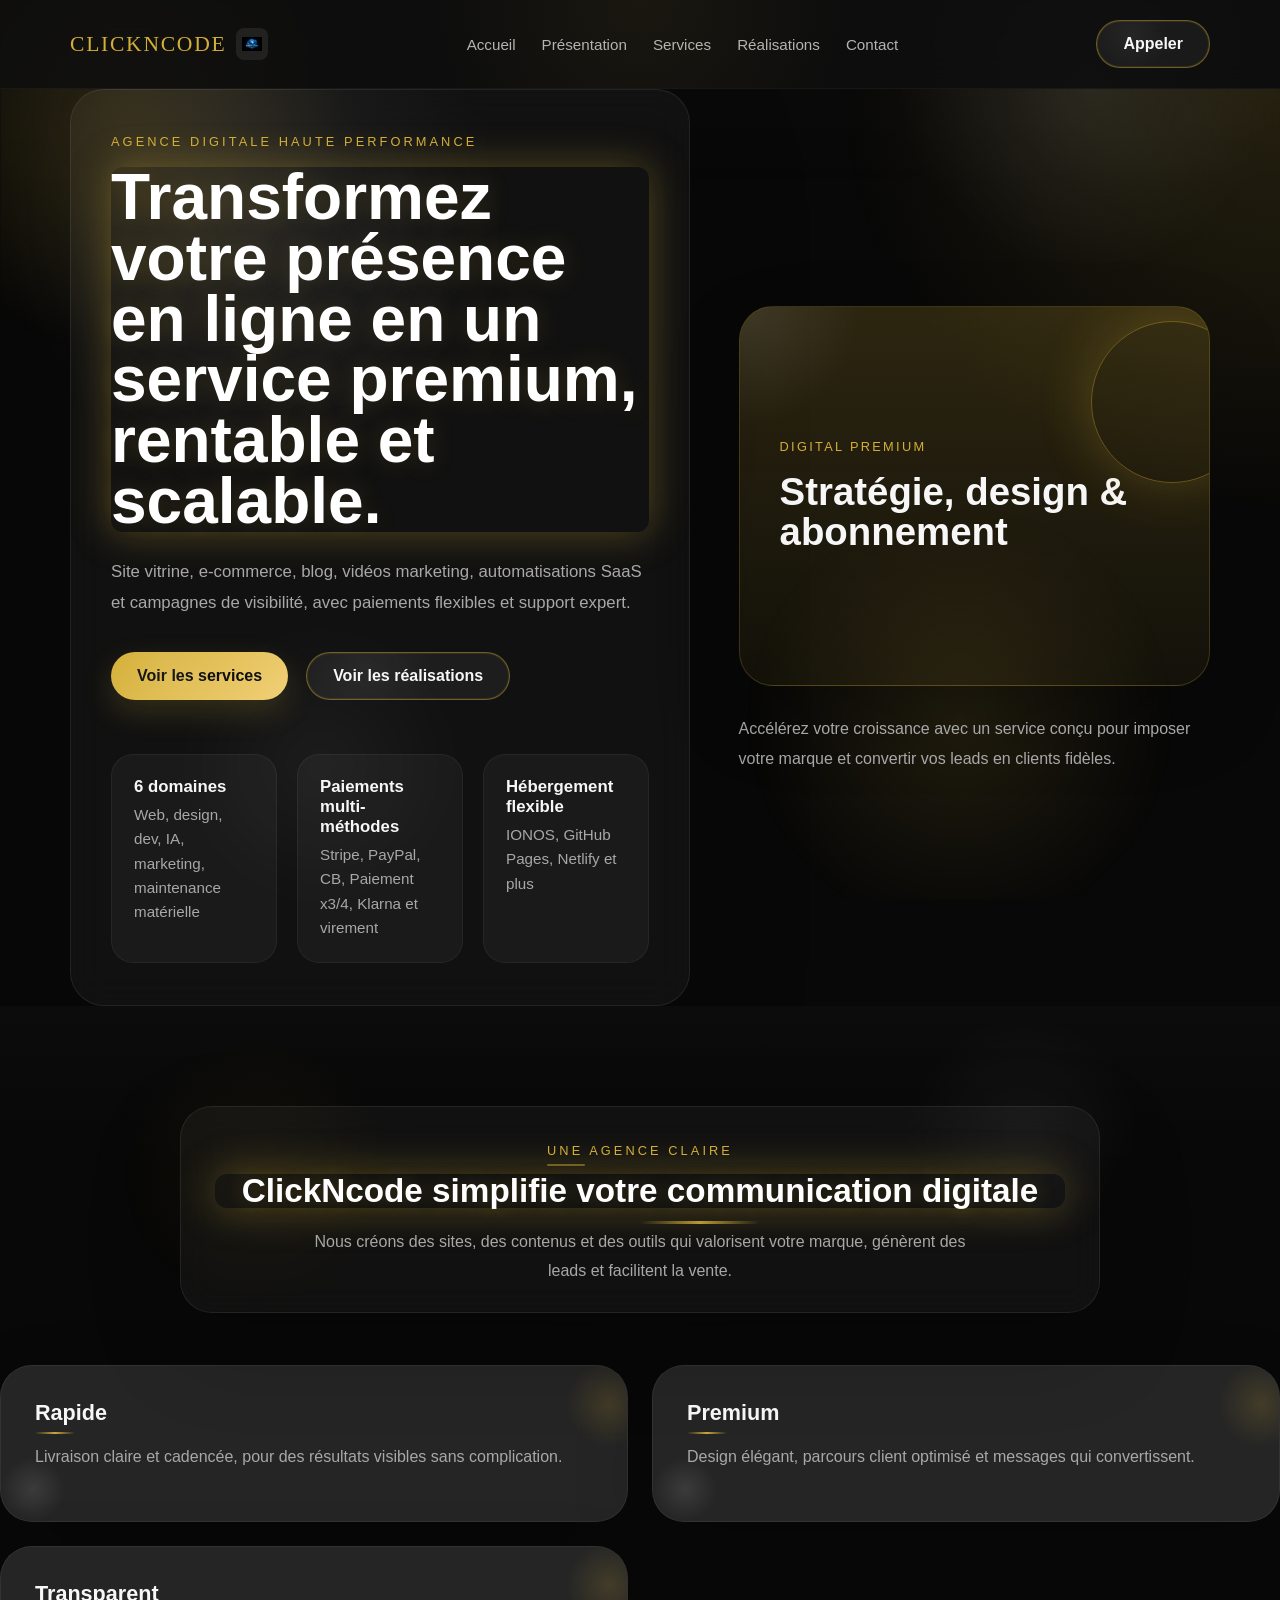
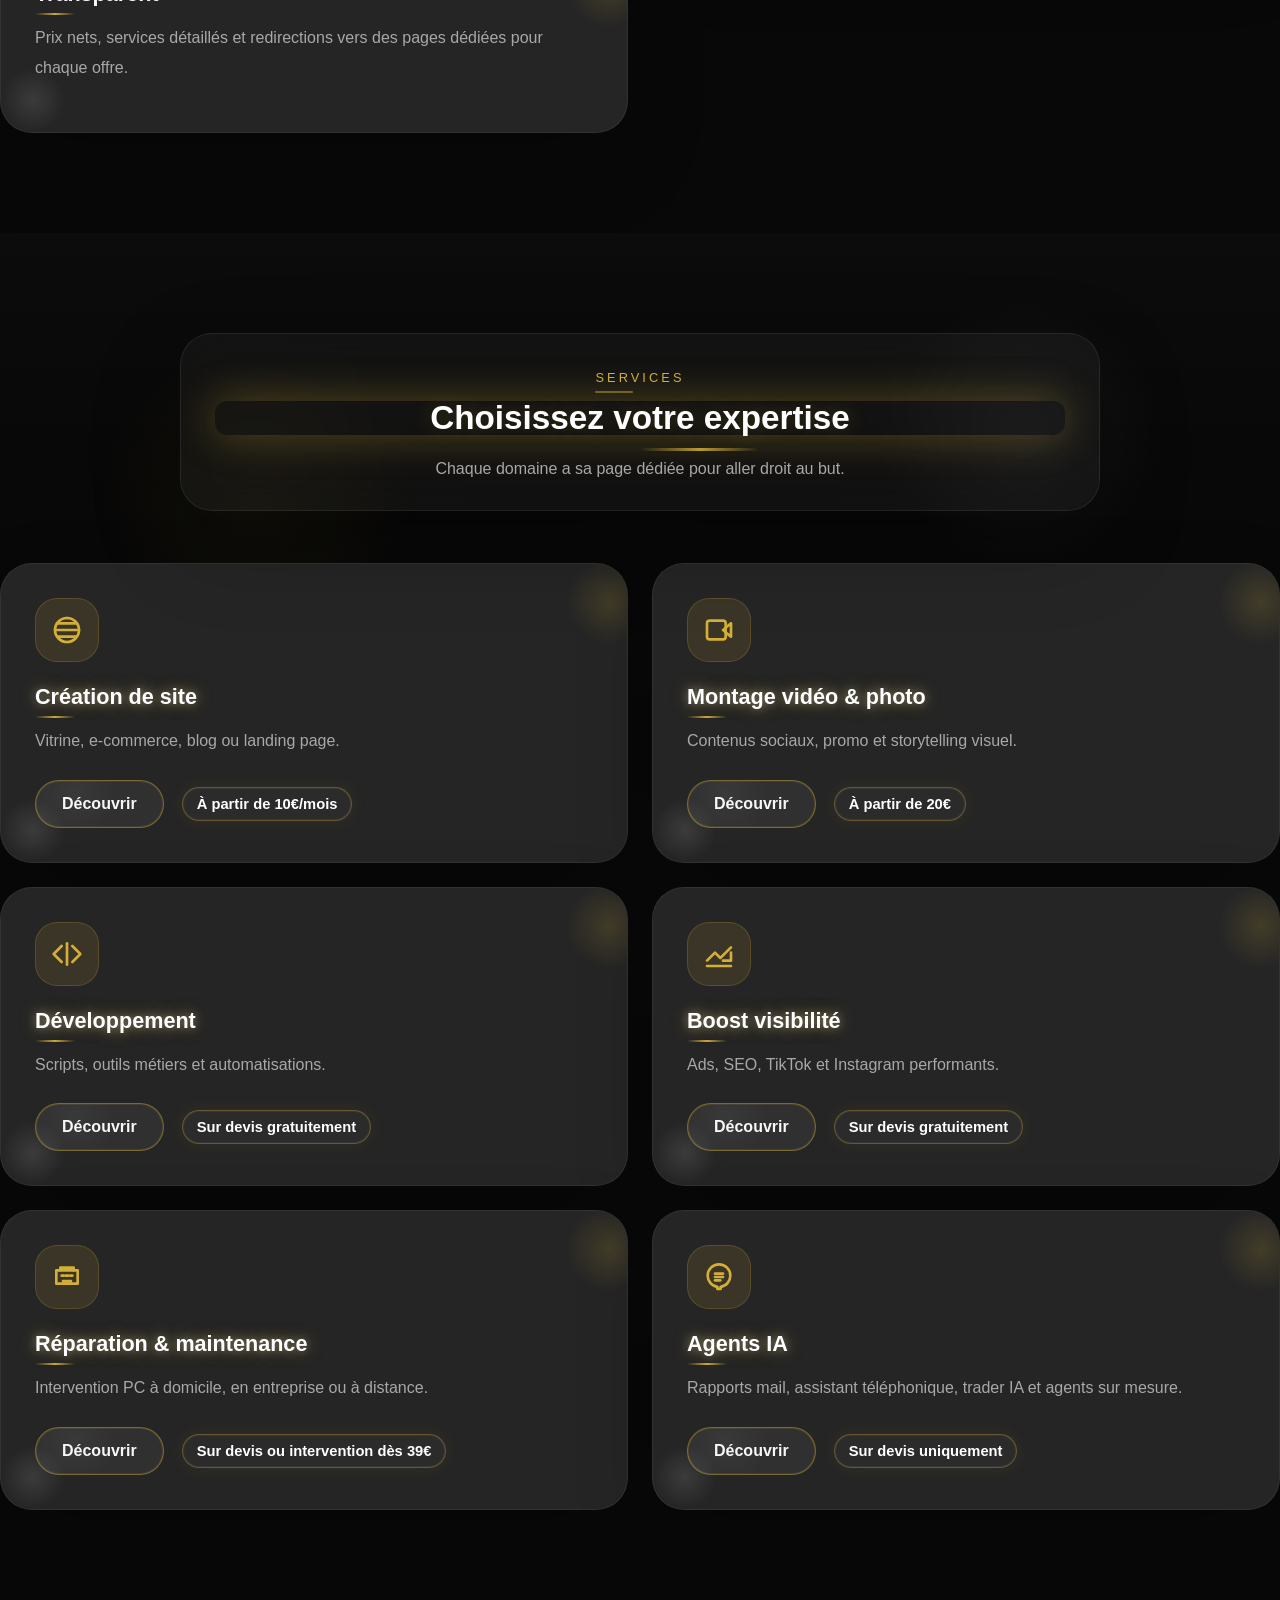
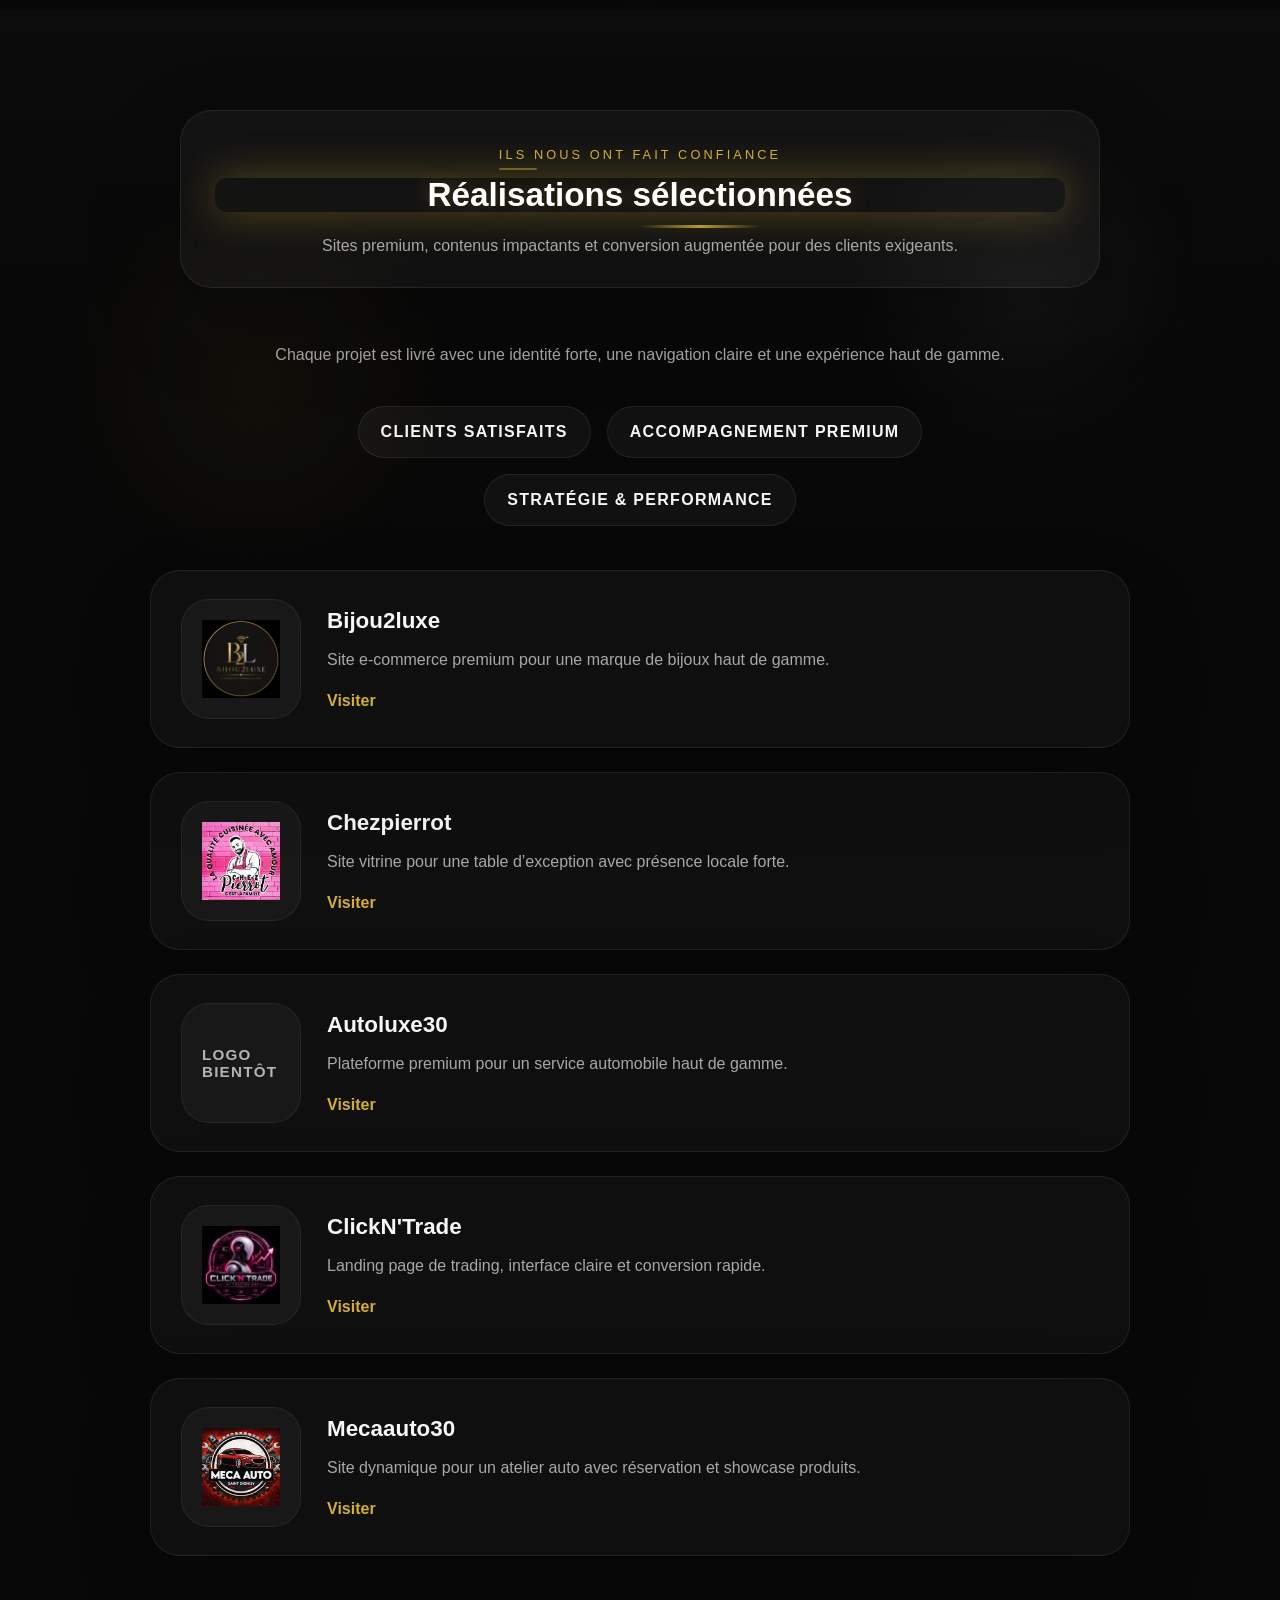
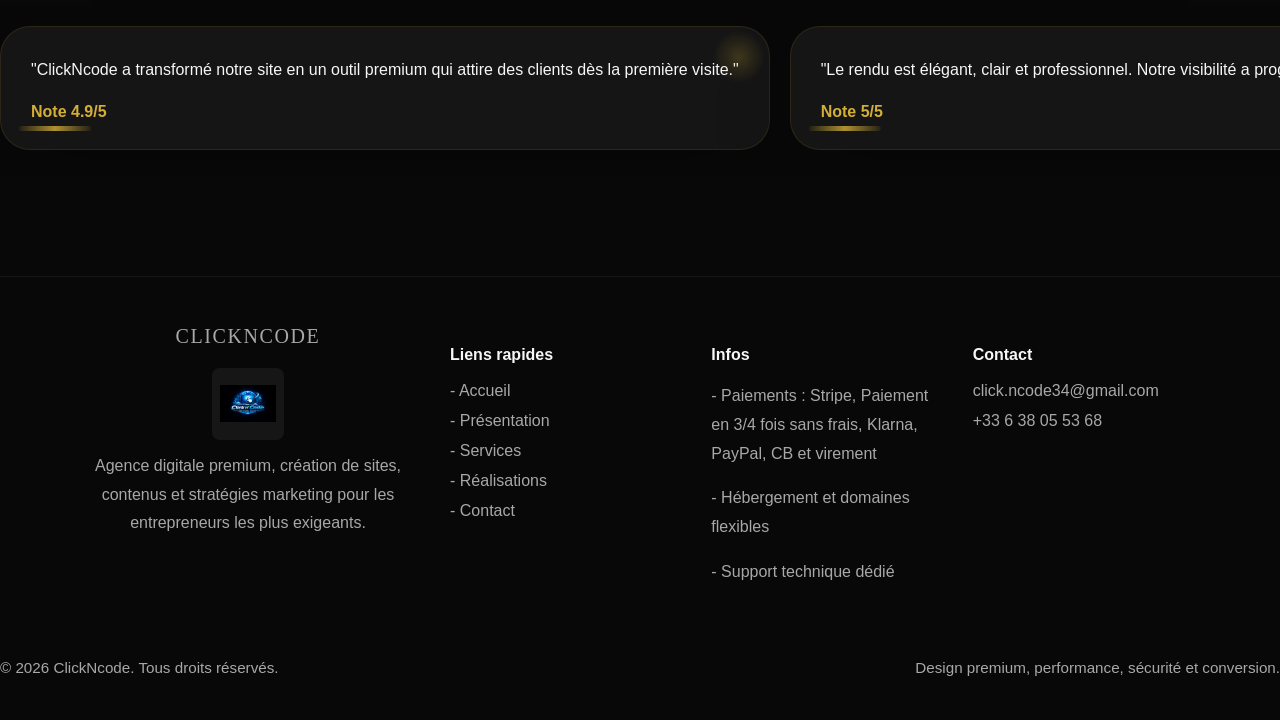
<file: index.html>
<!DOCTYPE html>
<html lang="fr">
<head>
  <meta charset="UTF-8" />
  <meta name="viewport" content="width=device-width, initial-scale=1.0" />
  <meta http-equiv="X-UA-Compatible" content="IE=edge" />
  <meta http-equiv="Content-Security-Policy" content="default-src 'self'; script-src 'self' https://js.stripe.com; style-src 'self' 'unsafe-inline'; img-src 'self' data:; connect-src 'self' https://api.stripe.com https://hooks.stripe.com;" />
  <meta name="referrer" content="strict-origin-when-cross-origin" />
  <meta name="theme-color" content="#0F0F0F" />
  <title>ClickNcode | Agence digitale premium - site web, vidéo, visibilité</title>
  <meta name="description" content="ClickNcode accompagne les entreprises avec des sites vitrines, montages vidéo/photo, stratégies de visibilité et outils digitaux sur mesure. Paiements flexibles et hébergement adapté." />
  <meta name="keywords" content="ClickNcode, agence digitale, création site web, montage vidéo, boost visibilité, SEO, marketing digital, paiement flexible, hébergement web" />
  <meta property="og:title" content="ClickNcode | Agence digitale premium" />
  <meta property="og:description" content="Solutions web, vidéo/photo, visibilité et développement digital premium avec paiements flexibles et hébergement sur mesure." />
  <meta property="og:type" content="website" />
  <link rel="preconnect" href="https://fonts.googleapis.com" />
  <link rel="preconnect" href="https://fonts.gstatic.com" crossorigin />
  <link href="https://fonts.googleapis.com/css2?family=Montserrat:wght@300;400;500;600;700;800&family=Playfair+Display:wght@600;700;800&display=swap" rel="stylesheet" />
  <link rel="manifest" href="manifest.json" />
  <link rel="icon" type="image/png" href="logo_image_video/Logo%20CLICKNCODE.png" />
  <link rel="stylesheet" href="style.css" />
</head>
<body>
  <div class="page-loader" aria-hidden="true"><span></span></div>
  <header class="site-header">
    <div class="container header-inner">
      <div class="brand-group">
        <a class="brand" href="#hero">ClickNcode</a>
        <img class="brand-logo" src="logo_image_video/Logo%20CLICKNCODE.png" alt="Logo ClickNcode" />
      </div>
      <nav class="nav" aria-label="Navigation principale">
        <a href="#hero">Accueil</a>
        <a href="#presentation">Présentation</a>
        <a href="#services">Services</a>
        <a href="#realisations">Réalisations</a>
        <a href="#footer">Contact</a>
      </nav>
      <div class="header-actions">
        <a class="btn btn-secondary" href="tel:+33638055368">Appeler</a>
        <button class="menu-toggle" aria-label="Ouvrir le menu" aria-expanded="false">Menu</button>
      </div>
    </div>
  </header>

  <div class="mobile-menu" hidden>
    <a href="#hero">Accueil</a>
    <a href="#presentation">Présentation</a>
    <a href="#services">Services</a>
    <a href="#realisations">Réalisations</a>
    <a href="#footer">Contact</a>
    <a class="btn btn-primary" href="tel:+33638055368">Appeler</a>
  </div>

  <main>
    <section id="hero" class="hero section-hero">
      <div class="container hero-grid">
        <div class="hero-copy fade-in">
          <span class="eyebrow">Agence digitale haute performance</span>
          <h1 class="glow-title text-neon">Transformez votre présence en ligne en un service premium, rentable et scalable.</h1>
          <p>Site vitrine, e-commerce, blog, vidéos marketing, automatisations SaaS et campagnes de visibilité, avec paiements flexibles et support expert.</p>
          <div class="hero-actions">
            <a class="btn btn-primary" href="#services">Voir les services</a>
            <a class="btn btn-secondary" href="#realisations">Voir les réalisations</a>
          </div>
          <div class="hero-stats fade-in">
            <div><strong>6 domaines</strong><span>Web, design, dev, IA, marketing, maintenance matérielle</span></div>
            <div><strong>Paiements multi-méthodes</strong><span>Stripe, PayPal, CB, Paiement x3/4, Klarna et virement</span></div>
            <div><strong>Hébergement flexible</strong><span>IONOS, GitHub Pages, Netlify et plus</span></div>
          </div>
        </div>
        <div class="hero-visual fade-in" aria-hidden="true">
          <div class="hero-card">
            <span>Digital premium</span>
            <h2>Stratégie, design & abonnement</h2>
          </div>
          <div class="hero-detail fade-in">
            <p>Accélérez votre croissance avec un service conçu pour imposer votre marque et convertir vos leads en clients fidèles.</p>
          </div>
        </div>
      </div>
    </section>

    <section id="presentation" class="section fade-in">
      <div class="container section-header fade-in">
        <span class="eyebrow">Une agence claire</span>
        <h2 class="glow-title text-underline-gold">ClickNcode simplifie votre communication digitale</h2>
        <p>Nous créons des sites, des contenus et des outils qui valorisent votre marque, génèrent des leads et facilitent la vente.</p>
      </div>
      <div class="services-grid">
        <article class="service-card">
          <h3>Rapide</h3>
          <p>Livraison claire et cadencée, pour des résultats visibles sans complication.</p>
        </article>
        <article class="service-card">
          <h3>Premium</h3>
          <p>Design élégant, parcours client optimisé et messages qui convertissent.</p>
        </article>
        <article class="service-card">
          <h3>Transparent</h3>
          <p>Prix nets, services détaillés et redirections vers des pages dédiées pour chaque offre.</p>
        </article>
      </div>
    </section>

    <section id="services" class="section services-section fade-in">
      <div class="container section-header">
        <span class="eyebrow">Services</span>
        <h2 class="glow-title text-underline-gold">Choisissez votre expertise</h2>
        <p>Chaque domaine a sa page dédiée pour aller droit au but.</p>
      </div>
      <div class="services-grid">
        <article class="service-card fade-in">
          <div class="service-icon service-icon-web"></div>
          <h3 class="text-neon text-underline-gold">Création de site</h3>
          <p>Vitrine, e-commerce, blog ou landing page.</p>
          <div class="service-card-actions">
            <a class="btn btn-secondary" href="site-internet.html">Découvrir</a>
            <span class="service-note">À partir de 10€/mois</span>
          </div>
        </article>
        <article class="service-card fade-in">
          <div class="service-icon service-icon-video"></div>
          <h3 class="text-neon text-underline-gold">Montage vidéo & photo</h3>
          <p>Contenus sociaux, promo et storytelling visuel.</p>
          <div class="service-card-actions">
            <a class="btn btn-secondary" href="video-photo.html">Découvrir</a>
            <span class="service-note">À partir de 20€</span>
          </div>
        </article>
        <article class="service-card fade-in">
          <div class="service-icon service-icon-dev"></div>
          <h3 class="text-neon text-underline-gold">Développement</h3>
          <p>Scripts, outils métiers et automatisations.</p>
          <div class="service-card-actions">
            <a class="btn btn-secondary" href="dev-workflow.html">Découvrir</a>
            <span class="service-note">Sur devis gratuitement</span>
          </div>
        </article>
        <article class="service-card fade-in">
          <div class="service-icon service-icon-growth"></div>
          <h3 class="text-neon text-underline-gold">Boost visibilité</h3>
          <p>Ads, SEO, TikTok et Instagram performants.</p>
          <div class="service-card-actions">
            <a class="btn btn-secondary" href="boost-visibilite.html">Découvrir</a>
            <span class="service-note">Sur devis gratuitement</span>
          </div>
        </article>
        <article class="service-card fade-in">
          <div class="service-icon service-icon-repair"></div>
          <h3 class="text-neon text-underline-gold">Réparation & maintenance</h3>
          <p>Intervention PC à domicile, en entreprise ou à distance.</p>
          <div class="service-card-actions">
            <a class="btn btn-secondary" href="repair-maintenance.html">Découvrir</a>
            <span class="service-note">Sur devis ou intervention dès 39€</span>
          </div>
        </article>
        <article class="service-card fade-in">
          <div class="service-icon service-icon-ia"></div>
          <h3 class="text-neon text-underline-gold">Agents IA</h3>
          <p>Rapports mail, assistant téléphonique, trader IA et agents sur mesure.</p>
          <div class="service-card-actions">
            <a class="btn btn-secondary" href="ia-agent.html">Découvrir</a>
            <span class="service-note">Sur devis uniquement</span>
          </div>
        </article>
      </div>
    </section>

    <section id="realisations" class="section work-section">
      <div class="container section-header">
        <span class="eyebrow">Ils nous ont fait confiance</span>
        <h2 class="glow-title text-underline-gold">Réalisations sélectionnées</h2>
        <p>Sites premium, contenus impactants et conversion augmentée pour des clients exigeants.</p>
      </div>
      <div class="projects-intro">
        <p>Chaque projet est livré avec une identité forte, une navigation claire et une expérience haut de gamme.</p>
      </div>
      <div class="trust-line">
        <span>Clients satisfaits</span>
        <span>Accompagnement premium</span>
        <span>Stratégie & performance</span>
      </div>
      <div class="projects-grid projects-grid--centered">
        <article class="project-card fade-in">
          <div class="project-logo">
            <img src="images/logo%20realisation%20site/bijou2luxe.png" alt="Logo Bijou2luxe" />
          </div>
          <div class="project-card-content">
            <h3>Bijou2luxe</h3>
            <p>Site e-commerce premium pour une marque de bijoux haut de gamme.</p>
            <a class="project-link" href="https://www.bijou2luxe.fr" target="_blank" rel="noreferrer">Visiter</a>
          </div>
        </article>
        <article class="project-card">
          <div class="project-logo">
            <img src="images/logo%20realisation%20site/chezpierrot.png" alt="Logo Chezpierrot" />
          </div>
          <div class="project-card-content">
            <h3>Chezpierrot</h3>
            <p>Site vitrine pour une table d’exception avec présence locale forte.</p>
            <a class="project-link" href="https://www.chezpierrot.fr" target="_blank" rel="noreferrer">Visiter</a>
          </div>
        </article>
        <article class="project-card project-card--placeholder">
          <div class="project-logo project-logo--placeholder">
            <span>Logo bientôt</span>
          </div>
          <div class="project-card-content">
            <h3>Autoluxe30</h3>
            <p>Plateforme premium pour un service automobile haut de gamme.</p>
            <a class="project-link" href="https://www.autoluxe30.fr" target="_blank" rel="noreferrer">Visiter</a>
          </div>
        </article>
        <article class="project-card">
          <div class="project-logo">
            <img src="images/logo%20realisation%20site/clickntrade.png" alt="Logo ClickN'Trade" />
          </div>
          <div class="project-card-content">
            <h3>ClickN'Trade</h3>
            <p>Landing page de trading, interface claire et conversion rapide.</p>
            <a class="project-link" href="https://cliqueandtrade.github.io/Trading/" target="_blank" rel="noreferrer">Visiter</a>
          </div>
        </article>
        <article class="project-card">
          <div class="project-logo">
            <img src="images/logo%20realisation%20site/mecaauto.png" alt="Logo Mecaauto30" />
          </div>
          <div class="project-card-content">
            <h3>Mecaauto30</h3>
            <p>Site dynamique pour un atelier auto avec réservation et showcase produits.</p>
            <a class="project-link" href="https://www.mecaauto30.fr" target="_blank" rel="noreferrer">Visiter</a>
          </div>
        </article>
      </div>
      <div class="testimonial-carousel" style="margin-top: 50px;">
        <div class="testimonial-track">
          <article class="testimonial-card">
            <p>"ClickNcode a transformé notre site en un outil premium qui attire des clients dès la première visite."</p>
            <strong>Note 4.9/5</strong>
          </article>
          <article class="testimonial-card">
            <p>"Le rendu est élégant, clair et professionnel. Notre visibilité a progressé immédiatement."</p>
            <strong>Note 5/5</strong>
          </article>
          <article class="testimonial-card">
            <p>"Le nouveau site reflète parfaitement notre image de marque et apporte un vrai sérieux à notre offre."</p>
            <strong>Note 5/5</strong>
          </article>
          <article class="testimonial-card">
            <p>"Très réactif, professionnel et à l’écoute. Le projet a été livré dans les temps avec une qualité remarquable."</p>
            <strong>Note 4.9/5</strong>
          </article>
          <article class="testimonial-card">
            <p>"Les visuels et le parcours client sont modernes et performants. On reçoit déjà plus de demandes qualifiées."</p>
            <strong>Note 5/5</strong>
          </article>
          <article class="testimonial-card">
            <p>"Un accompagnement premium et une stratégie qui fait la différence dans nos campagnes marketing."</p>
            <strong>Note 4.9/5</strong>
          </article>
          <article class="testimonial-card">
            <p>"Notre présence en ligne est enfin cohérente et soignée. Excellent travail sur l’identité visuelle."</p>
            <strong>Note 4.9/5</strong>
          </article>
          <article class="testimonial-card">
            <p>"La communication était claire, la mise en place rapide et les résultats visibles dès le lancement."</p>
            <strong>Note 5/5</strong>
          </article>
          <article class="testimonial-card">
            <p>"Chaque détail du site montre un vrai savoir-faire. Le service est haut de gamme et efficace."</p>
            <strong>Note 4.9/5</strong>
          </article>
          <article class="testimonial-card">
            <p>"Nous recommandons ClickNcode pour son professionnalisme, sa créativité et sa capacité à livrer du premium."</p>
            <strong>Note 5/5</strong>
          </article>
          <article class="testimonial-card">
            <p>"ClickNcode a transformé notre site en un outil premium qui attire des clients dès la première visite."</p>
            <strong>Note 4.9/5</strong>
          </article>
          <article class="testimonial-card">
            <p>"Le rendu est élégant, clair et professionnel. Notre visibilité a progressé immédiatement."</p>
            <strong>Note 5/5</strong>
          </article>
          <article class="testimonial-card">
            <p>"Le nouveau site reflète parfaitement notre image de marque et apporte un vrai sérieux à notre offre."</p>
            <strong>Note 5/5</strong>
          </article>
          <article class="testimonial-card">
            <p>"Très réactif, professionnel et à l’écoute. Le projet a été livré dans les temps avec une qualité remarquable."</p>
            <strong>Note 4.9/5</strong>
          </article>
          <article class="testimonial-card">
            <p>"Les visuels et le parcours client sont modernes et performants. On reçoit déjà plus de demandes qualifiées."</p>
            <strong>Note 5/5</strong>
          </article>
          <article class="testimonial-card">
            <p>"Un accompagnement premium et une stratégie qui fait la différence dans nos campagnes marketing."</p>
            <strong>Note 4.9/5</strong>
          </article>
          <article class="testimonial-card">
            <p>"Notre présence en ligne est enfin cohérente et soignée. Excellent travail sur l’identité visuelle."</p>
            <strong>Note 4.9/5</strong>
          </article>
          <article class="testimonial-card">
            <p>"La communication était claire, la mise en place rapide et les résultats visibles dès le lancement."</p>
            <strong>Note 5/5</strong>
          </article>
          <article class="testimonial-card">
            <p>"Chaque détail du site montre un vrai savoir-faire. Le service est haut de gamme et efficace."</p>
            <strong>Note 4.9/5</strong>
          </article>
          <article class="testimonial-card">
            <p>"Nous recommandons ClickNcode pour son professionnalisme, sa créativité et sa capacité à livrer du premium."</p>
            <strong>Note 5/5</strong>
          </article>
        </div>
      </div>
    </section>
  </main>

  <footer id="footer" class="site-footer">
    <div class="container footer-grid">
      <div class="footer-logo-group">
        <div class="footer-brand-group">
          <a class="brand footer-brand" href="#hero">ClickNcode</a>
          <img class="footer-logo" src="logo_image_video/Logo%20CLICKNCODE.png" alt="Logo ClickNcode" />
        </div>
        <p>Agence digitale premium, création de sites, contenus et stratégies marketing pour les entrepreneurs les plus exigeants.</p>
      </div>
      <div>
        <h4>Liens rapides</h4>
        <a href="#hero"> - Accueil</a>
        <a href="#presentation"> - Présentation</a>
        <a href="#services"> - Services</a>
        <a href="#realisations"> - Réalisations</a>
        <a href="#footer"> - Contact</a>
      </div>
      <div>
        <h4>Infos</h4>
        <p> - Paiements : Stripe, Paiement en 3/4 fois sans frais, Klarna, PayPal, CB et virement</p>
        <p> - Hébergement et domaines flexibles</p>
        <p> - Support technique dédié</p>
      </div>
      <div>
        <h4>Contact</h4>
        <a href="mailto:click.ncode34@gmail.com">click.ncode34@gmail.com</a>
        <a href="tel:+33638055368">+33 6 38 05 53 68</a>
      </div>
    </div>
    <div class="footer-bottom">
      <p>© 2026 ClickNcode. Tous droits réservés.</p>
      <p>Design premium, performance, sécurité et conversion.</p>
    </div>
  </footer>

  <script src="script.js"></script>
</body>
</html>
</file>
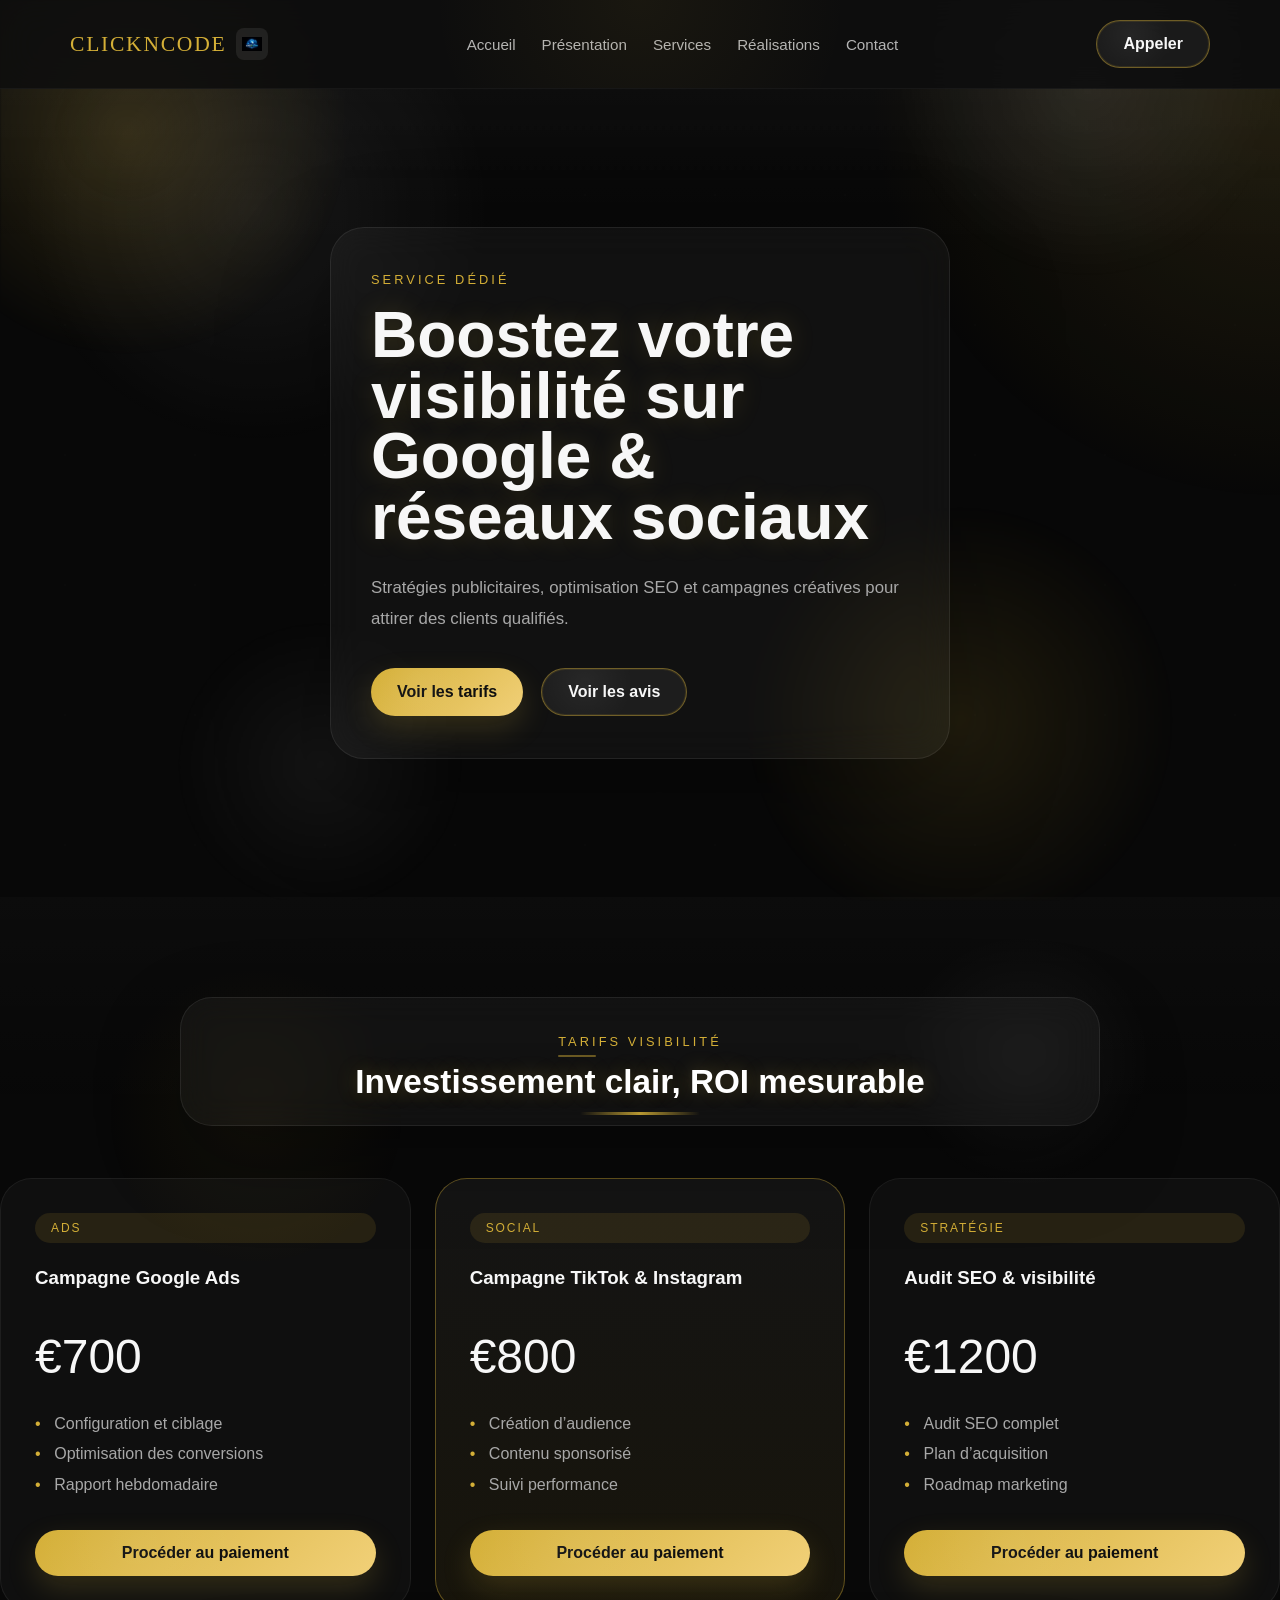
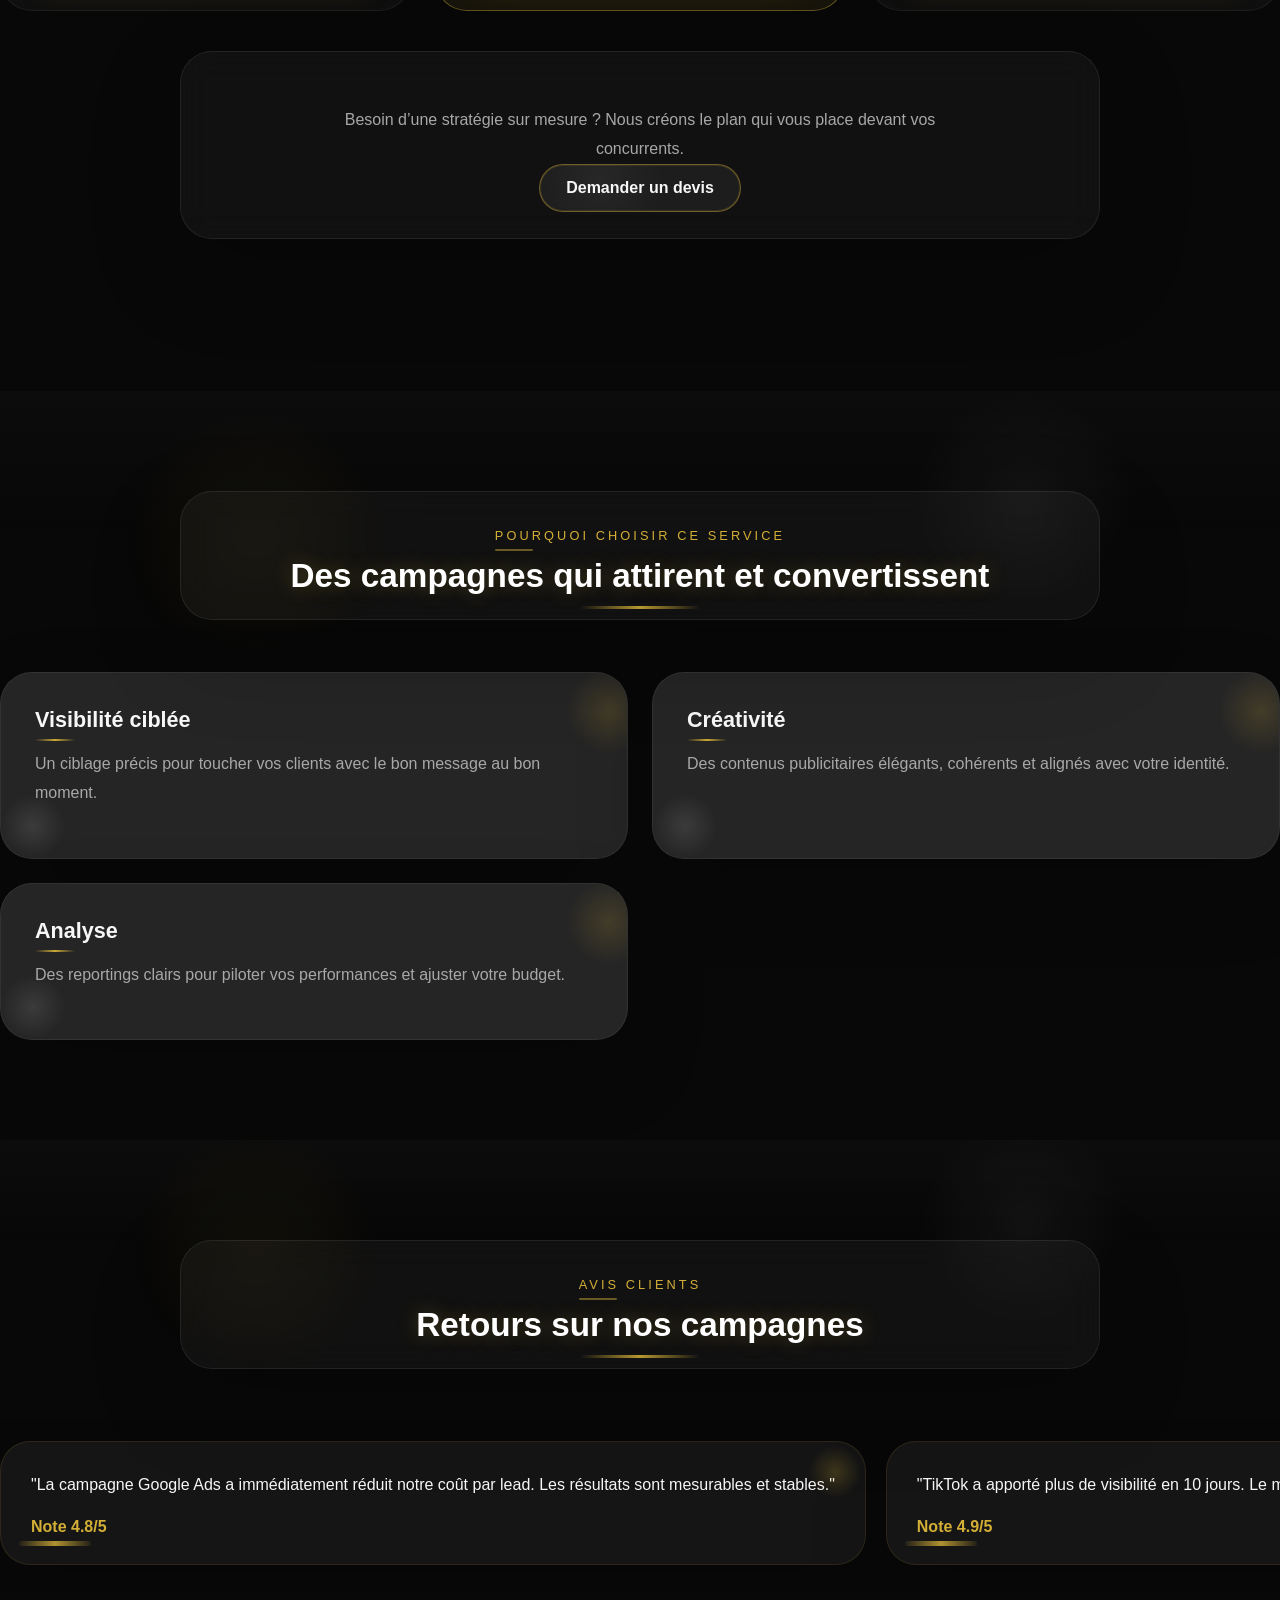
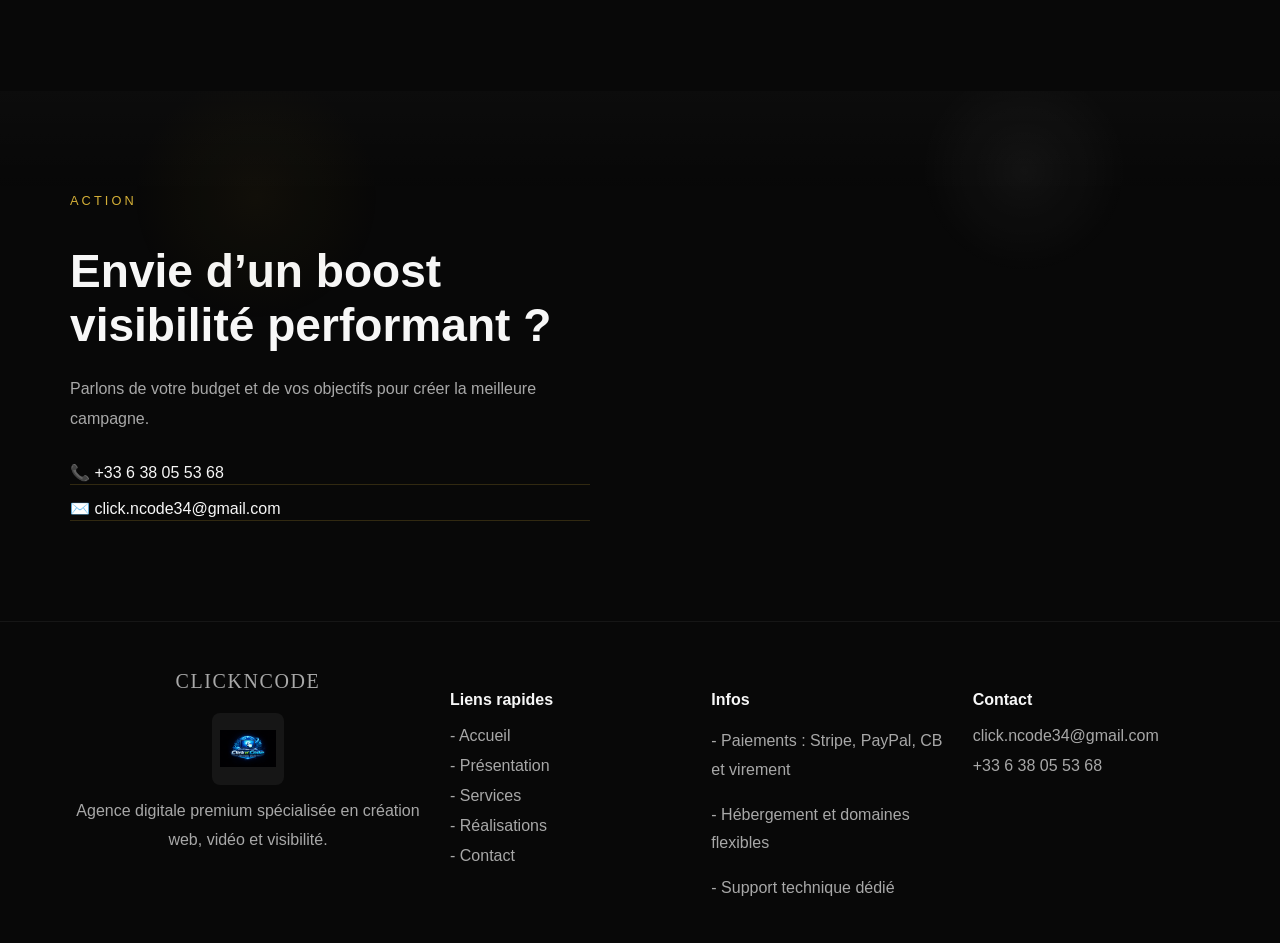
<file: boost-visibilite.html>
<!DOCTYPE html>
<html lang="fr">
<head>
  <meta charset="UTF-8" />
  <meta name="viewport" content="width=device-width, initial-scale=1.0" />
  <meta http-equiv="X-UA-Compatible" content="IE=edge" />
  <title>Boost visibilité digitale | ClickNcode</title>
  <meta name="description" content="Augmentez votre visibilité sur Google Ads, TikTok, Instagram et SEO avec ClickNcode. Stratégies payantes et trafic qualifié pour une croissance durable." />
  <meta name="keywords" content="boost visibilité, Google Ads, TikTok Ads, Instagram Ads, SEO, marketing digital, ClickNcode" />
  <meta property="og:title" content="Boost visibilité digitale - ClickNcode" />
  <meta property="og:description" content="Stratégies de visibilité premium pour générer des leads et augmenter votre présence en ligne rapidement." />
  <meta property="og:type" content="website" />
  <link rel="icon" type="image/png" href="logo_image_video/Logo%20CLICKNCODE.png" />
  <link rel="stylesheet" href="style.css" />
</head>
<body>
  <header class="site-header">
    <div class="container header-inner">
      <div class="brand-group">
        <a class="brand" href="index.html">ClickNcode</a>
        <img class="brand-logo" src="logo_image_video/Logo%20CLICKNCODE.png" alt="Logo ClickNcode" />
      </div>
      <nav class="nav" aria-label="Navigation principale">
        <a href="index.html#hero">Accueil</a>
        <a href="index.html#presentation">Présentation</a>
        <a href="index.html#services">Services</a>
        <a href="index.html#realisations">Réalisations</a>
        <a href="index.html#footer">Contact</a>
      </nav>
      <div class="header-actions">
        <a class="btn btn-secondary" href="tel:+33123456789">Appeler</a>
      </div>
    </div>
  </header>

  <main>
    <section class="section section-hero">
      <div class="container hero-copy">
        <span class="eyebrow">Service dédié</span>
        <h1>Boostez votre visibilité sur Google & réseaux sociaux</h1>
        <p>Stratégies publicitaires, optimisation SEO et campagnes créatives pour attirer des clients qualifiés.</p>
        <div class="hero-actions">
          <a class="btn btn-primary" href="#tarifs">Voir les tarifs</a>
          <a class="btn btn-secondary" href="#avis">Voir les avis</a>
        </div>
      </div>
    </section>

    <section id="tarifs" class="section">
      <div class="container section-header">
        <span class="eyebrow">Tarifs visibilité</span>
        <h2>Investissement clair, ROI mesurable</h2>
      </div>
      <div class="pricing-grid">
        <article class="pricing-card">
          <span class="package-tag">Ads</span>
          <h3>Campagne Google Ads</h3>
          <div class="price">€700</div>
          <ul>
            <li>Configuration et ciblage</li>
            <li>Optimisation des conversions</li>
            <li>Rapport hebdomadaire</li>
          </ul>
          <a class="btn btn-primary payment-btn" href="#" data-stripe-url="https://buy.stripe.com/cNieVcbrL2g9cgQaaceIw0m" target="_blank" rel="noopener noreferrer" aria-label="Procéder au paiement de la campagne Google Ads">Procéder au paiement</a>
        </article>
        <article class="pricing-card featured">
          <span class="package-tag">Social</span>
          <h3>Campagne TikTok & Instagram</h3>
          <div class="price">€800</div>
          <ul>
            <li>Création d’audience</li>
            <li>Contenu sponsorisé</li>
            <li>Suivi performance</li>
          </ul>
          <a class="btn btn-primary payment-btn" href="#" data-stripe-url="https://buy.stripe.com/fZueVc3Zj5slgx6cikeIw0n" target="_blank" rel="noopener noreferrer" aria-label="Procéder au paiement de la campagne TikTok et Instagram">Procéder au paiement</a>
        </article>
        <article class="pricing-card">
          <span class="package-tag">Stratégie</span>
          <h3>Audit SEO & visibilité</h3>
          <div class="price">€1200</div>
          <ul>
            <li>Audit SEO complet</li>
            <li>Plan d’acquisition</li>
            <li>Roadmap marketing</li>
          </ul>
          <a class="btn btn-primary payment-btn" href="#" data-stripe-url="https://buy.stripe.com/6oU14m7bv7AtdkU4PSeIw0o" target="_blank" rel="noopener noreferrer" aria-label="Procéder au paiement de l'audit SEO et visibilité">Procéder au paiement</a>
        </article>
      </div>
      <div class="container section-header" style="text-align:center; margin-top: 40px;">
        <p>Besoin d’une stratégie sur mesure ? Nous créons le plan qui vous place devant vos concurrents.</p>
        <a class="btn btn-secondary" href="index.html#contact">Demander un devis</a>
      </div>
    </section>

    <section id="detail" class="section">
      <div class="container section-header">
        <span class="eyebrow">Pourquoi choisir ce service</span>
        <h2>Des campagnes qui attirent et convertissent</h2>
      </div>
      <div class="services-grid">
        <article class="service-card">
          <h3>Visibilité ciblée</h3>
          <p>Un ciblage précis pour toucher vos clients avec le bon message au bon moment.</p>
        </article>
        <article class="service-card">
          <h3>Créativité</h3>
          <p>Des contenus publicitaires élégants, cohérents et alignés avec votre identité.</p>
        </article>
        <article class="service-card">
          <h3>Analyse</h3>
          <p>Des reportings clairs pour piloter vos performances et ajuster votre budget.</p>
        </article>
      </div>
    </section>

    <section id="avis" class="section testimonial-section">
      <div class="container section-header">
        <span class="eyebrow">Avis clients</span>
        <h2>Retours sur nos campagnes</h2>
      </div>
      <div class="testimonial-carousel">
        <div class="testimonial-track">
          <article class="testimonial-card">
            <p>"La campagne Google Ads a immédiatement réduit notre coût par lead. Les résultats sont mesurables et stables."</p>
            <strong>Note 4.8/5</strong>
          </article>
          <article class="testimonial-card">
            <p>"TikTok a apporté plus de visibilité en 10 jours. Le message est bon et la conversion s’est accélérée."</p>
            <strong>Note 4.9/5</strong>
          </article>
          <article class="testimonial-card">
            <p>"La campagne Google Ads a immédiatement réduit notre coût par lead. Les résultats sont mesurables et stables."</p>
            <strong>Note 4.8/5</strong>
          </article>
          <article class="testimonial-card">
            <p>"TikTok a apporté plus de visibilité en 10 jours. Le message est bon et la conversion s’est accélérée."</p>
            <strong>Note 4.9/5</strong>
          </article>
        </div>
      </div>
    </section>

    <section class="section contact-section">
      <div class="container contact-grid">
        <div class="contact-copy">
          <span class="eyebrow">Action</span>
          <h2>Envie d’un boost visibilité performant ?</h2>
          <p>Parlons de votre budget et de vos objectifs pour créer la meilleure campagne.</p>
          <div class="contact-details">
            <a class="contact-link" href="tel:+33638055368">📞 +33 6 38 05 53 68</a>
            <a class="contact-link" href="mailto:click.ncode34@gmail.com">✉️ click.ncode34@gmail.com</a>
          </div>
        </div>
      </div>
    </section>
  </main>

  <footer class="site-footer">
    <div class="container footer-grid">
      <div class="footer-logo-group">
        <div class="footer-brand-group">
          <a class="brand footer-brand" href="index.html#hero">ClickNcode</a>
          <img class="footer-logo" src="logo_image_video/Logo%20CLICKNCODE.png" alt="Logo ClickNcode" />
        </div>
        <p>Agence digitale premium spécialisée en création web, vidéo et visibilité.</p>
      </div>
      <div>
        <h4>Liens rapides</h4>
        <a href="index.html#hero"> - Accueil</a>
        <a href="index.html#presentation"> - Présentation</a>
        <a href="index.html#services"> - Services</a>
        <a href="index.html#realisations"> - Réalisations</a>
        <a href="index.html#footer"> - Contact</a>
      </div>
      <div>
        <h4>Infos</h4>
        <p> - Paiements : Stripe, PayPal, CB et virement</p>
        <p> - Hébergement et domaines flexibles</p>
        <p> - Support technique dédié</p>
      </div>
      <div>
        <h4>Contact</h4>
        <a href="mailto:click.ncode34@gmail.com">click.ncode34@gmail.com</a>
        <a href="tel:+33638055368">+33 6 38 05 53 68</a>
      </div>
    </div>
  </footer>
  <script src="script.js"></script>
</body>
</html>
</file>
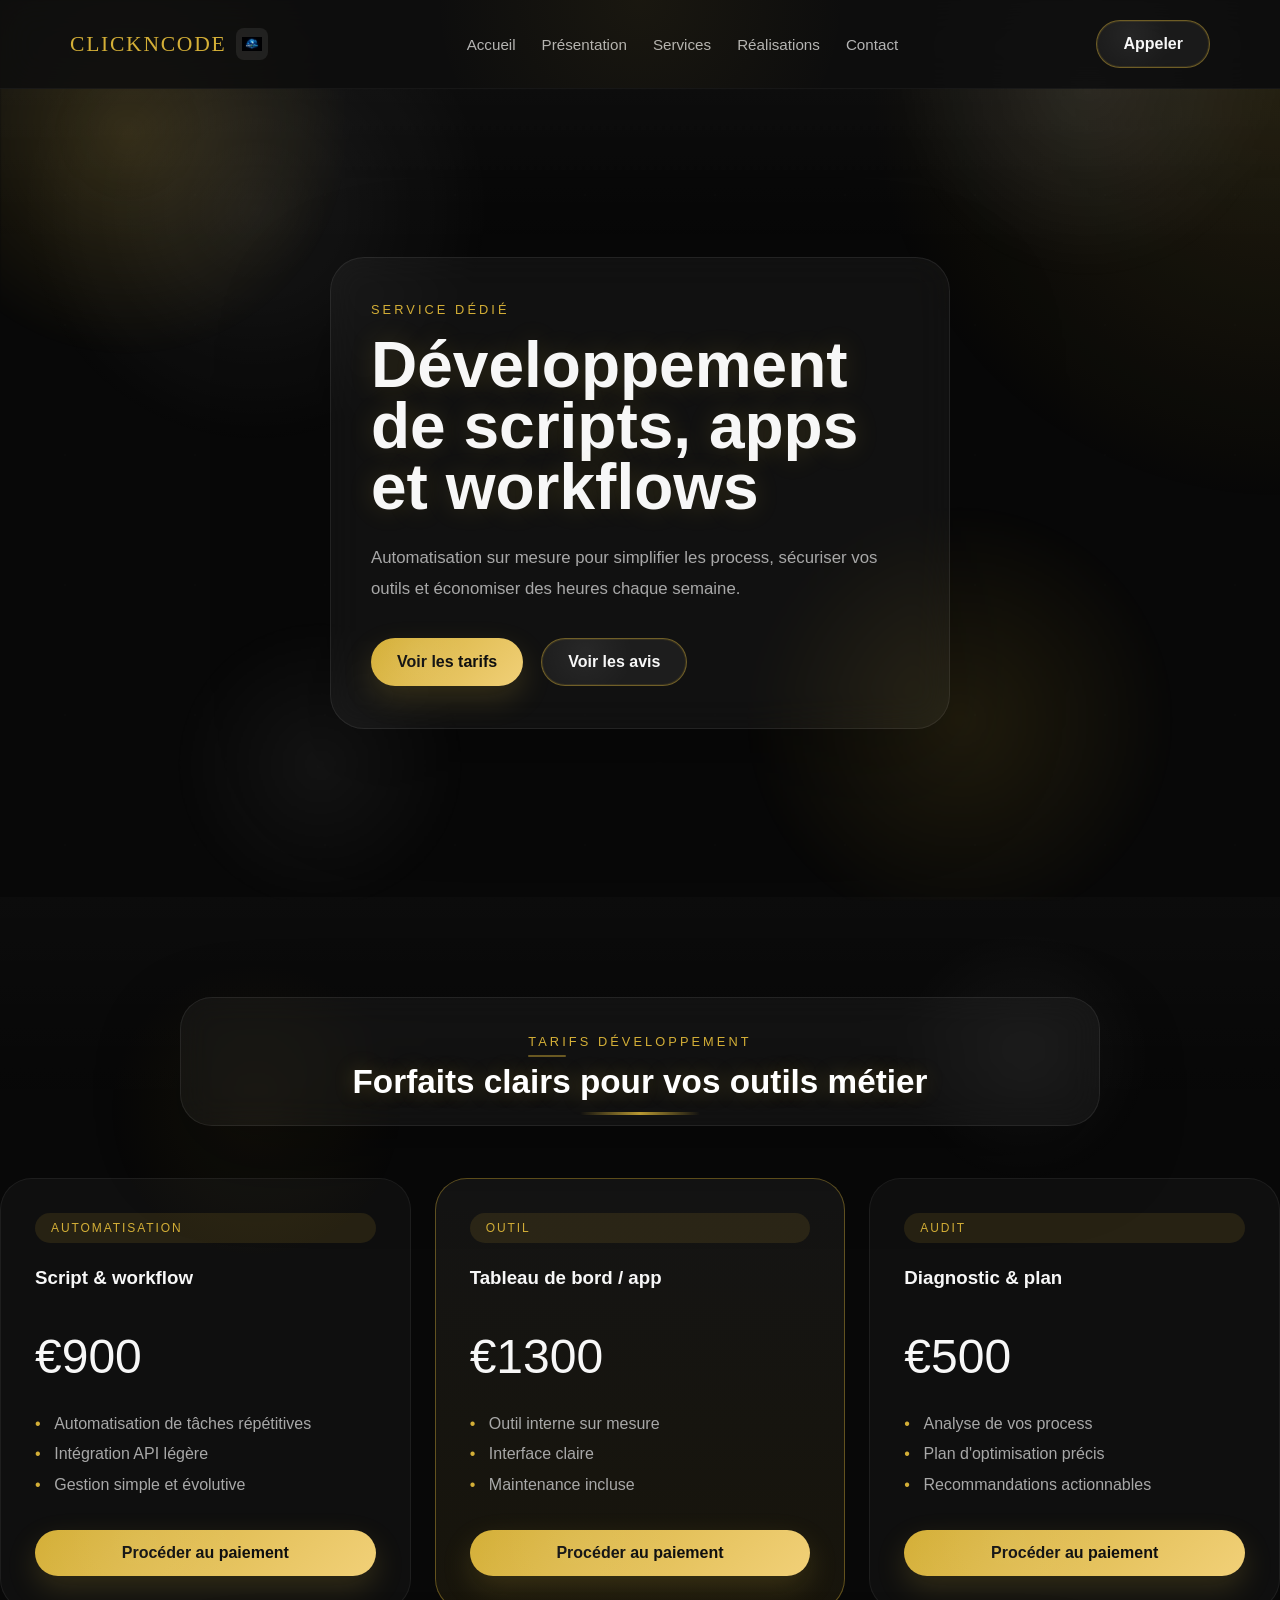
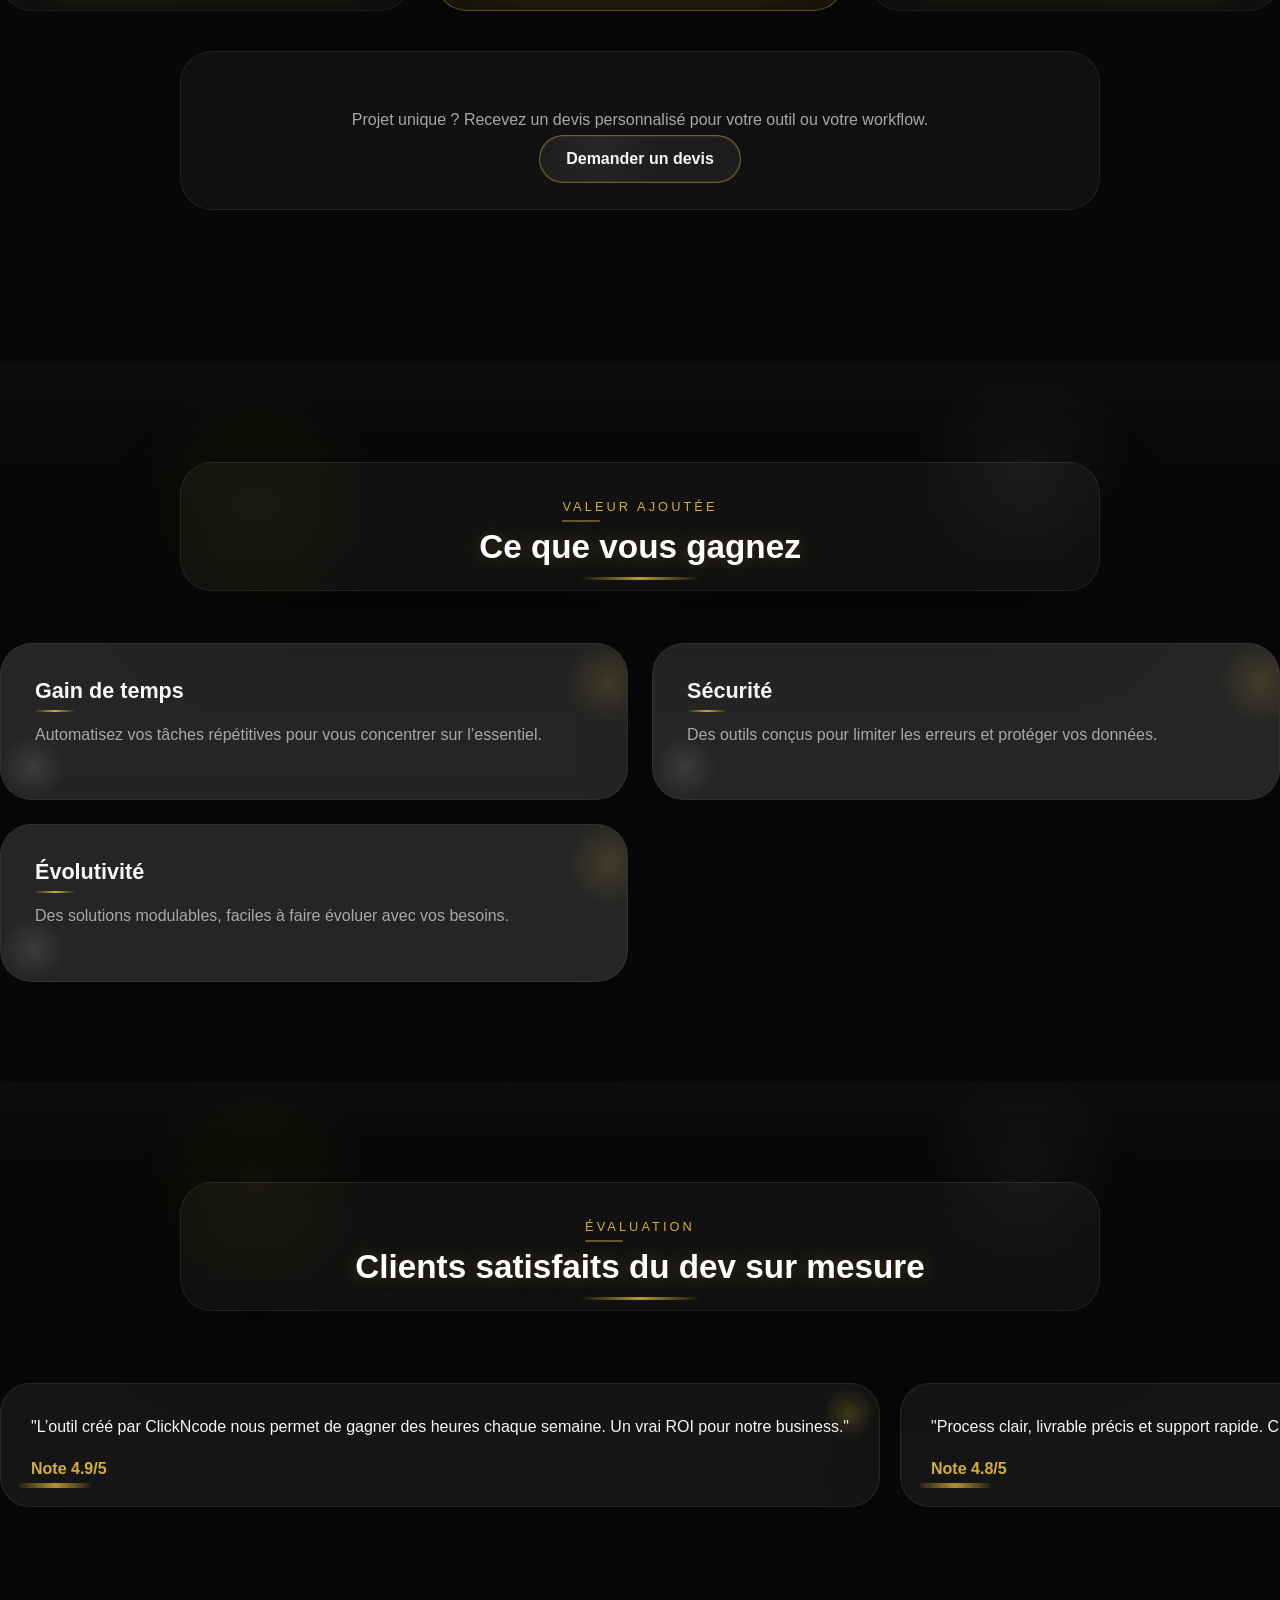
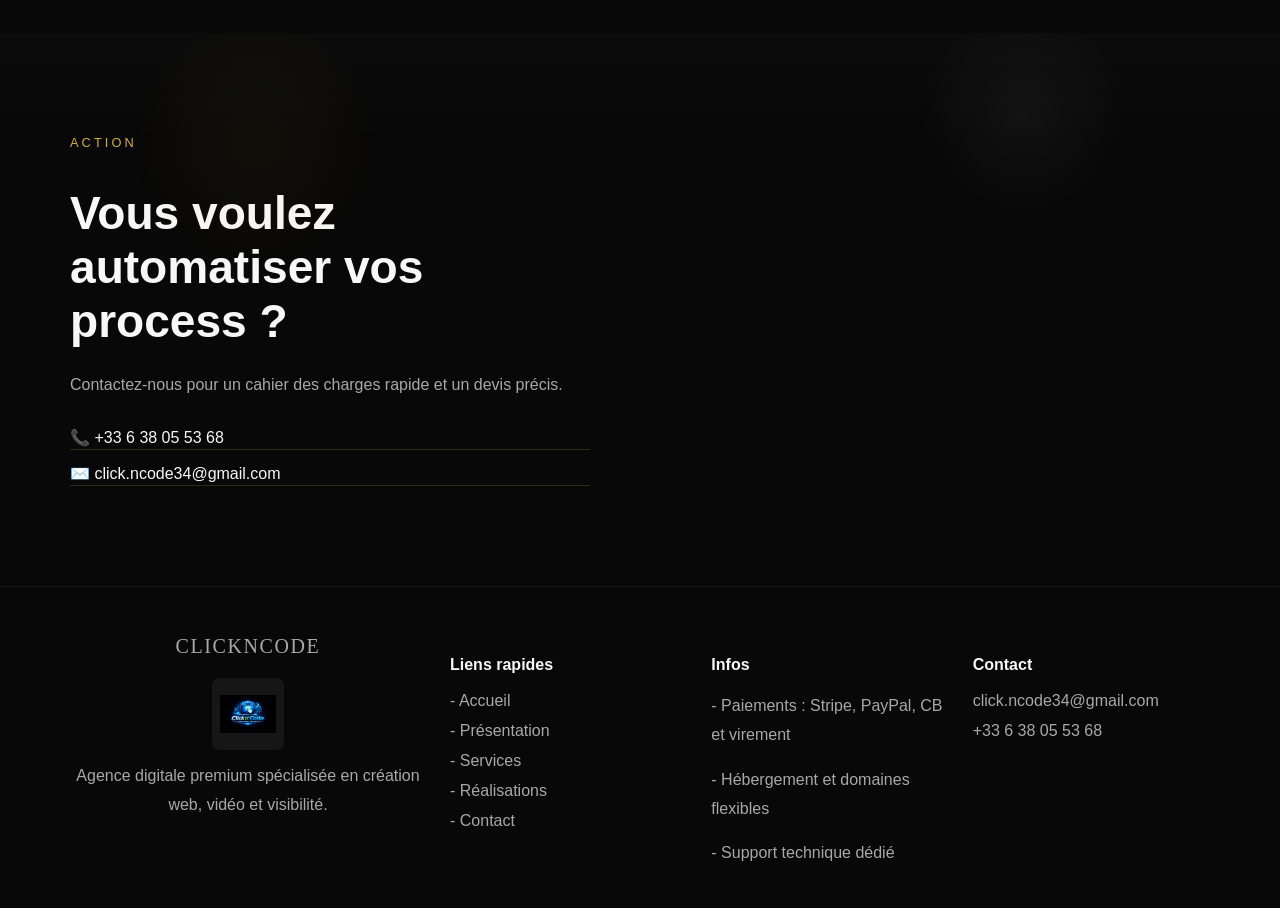
<file: dev-workflow.html>
<!DOCTYPE html>
<html lang="fr">
<head>
  <meta charset="UTF-8" />
  <meta name="viewport" content="width=device-width, initial-scale=1.0" />
  <meta http-equiv="X-UA-Compatible" content="IE=edge" />
  <title>Outils & workflow sur mesure | ClickNcode</title>
  <meta name="description" content="Développez des outils et workflows sur mesure pour automatiser votre activité. ClickNcode livre des scripts, intégrations et dashboards rapides." />
  <meta name="keywords" content="outils digitaux, workflow, automatisation, scripts sur mesure, ClickNcode" />
  <meta property="og:title" content="Outils & workflow sur mesure - ClickNcode" />
  <meta property="og:description" content="Automatisation business, intégrations et développement de workflows personnalisés pour gagner du temps." />
  <meta property="og:type" content="website" />
  <link rel="icon" type="image/png" href="logo_image_video/Logo%20CLICKNCODE.png" />
  <link rel="stylesheet" href="style.css" />
</head>
<body>
  <header class="site-header">
    <div class="container header-inner">
      <div class="brand-group">
        <a class="brand" href="index.html">ClickNcode</a>
        <img class="brand-logo" src="logo_image_video/Logo%20CLICKNCODE.png" alt="Logo ClickNcode" />
      </div>
      <nav class="nav" aria-label="Navigation principale">
        <a href="index.html#hero">Accueil</a>
        <a href="index.html#presentation">Présentation</a>
        <a href="index.html#services">Services</a>
        <a href="index.html#realisations">Réalisations</a>
        <a href="index.html#footer">Contact</a>
      </nav>
      <div class="header-actions">
        <a class="btn btn-secondary" href="tel:+33123456789">Appeler</a>
      </div>
    </div>
  </header>

  <main>
    <section class="section section-hero">
      <div class="container hero-copy">
        <span class="eyebrow">Service dédié</span>
        <h1>Développement de scripts, apps et workflows</h1>
        <p>Automatisation sur mesure pour simplifier les process, sécuriser vos outils et économiser des heures chaque semaine.</p>
        <div class="hero-actions">
          <a class="btn btn-primary" href="#tarifs">Voir les tarifs</a>
          <a class="btn btn-secondary" href="#avis">Voir les avis</a>
        </div>
      </div>
    </section>

    <section id="tarifs" class="section">
      <div class="container section-header">
        <span class="eyebrow">Tarifs développement</span>
        <h2>Forfaits clairs pour vos outils métier</h2>
      </div>
      <div class="pricing-grid">
        <article class="pricing-card">
          <span class="package-tag">Automatisation</span>
          <h3>Script & workflow</h3>
          <div class="price">€900</div>
          <ul>
            <li>Automatisation de tâches répétitives</li>
            <li>Intégration API légère</li>
            <li>Gestion simple et évolutive</li>
          </ul>
          <a class="btn btn-primary payment-btn" href="#" data-stripe-url="https://buy.stripe.com/4gM9ASanHdYR3Kk3LOeIw0j" target="_blank" rel="noopener noreferrer" aria-label="Procéder au paiement du script et workflow">Procéder au paiement</a>
        </article>
        <article class="pricing-card featured">
          <span class="package-tag">Outil</span>
          <h3>Tableau de bord / app</h3>
          <div class="price">€1300</div>
          <ul>
            <li>Outil interne sur mesure</li>
            <li>Interface claire</li>
            <li>Maintenance incluse</li>
          </ul>
          <a class="btn btn-primary payment-btn" href="#" data-stripe-url="https://buy.stripe.com/8x214mbrLg6Z3Kk5TWeIw0k" target="_blank" rel="noopener noreferrer" aria-label="Procéder au paiement du tableau de bord ou app">Procéder au paiement</a>
        </article>
        <article class="pricing-card">
          <span class="package-tag">Audit</span>
          <h3>Diagnostic & plan</h3>
          <div class="price">€500</div>
          <ul>
            <li>Analyse de vos process</li>
            <li>Plan d'optimisation précis</li>
            <li>Recommandations actionnables</li>
          </ul>
          <a class="btn btn-primary payment-btn" href="#" data-stripe-url="https://buy.stripe.com/5kQ00ibrL9IBeoYaaceIw0l" target="_blank" rel="noopener noreferrer" aria-label="Procéder au paiement du diagnostic et plan">Procéder au paiement</a>
        </article>
      </div>
      <div class="container section-header" style="text-align:center; margin-top: 40px;">
        <p>Projet unique ? Recevez un devis personnalisé pour votre outil ou votre workflow.</p>
        <a class="btn btn-secondary" href="index.html#contact">Demander un devis</a>
      </div>
    </section>

    <section id="detail" class="section">
      <div class="container section-header">
        <span class="eyebrow">Valeur ajoutée</span>
        <h2>Ce que vous gagnez</h2>
      </div>
      <div class="services-grid">
        <article class="service-card">
          <h3>Gain de temps</h3>
          <p>Automatisez vos tâches répétitives pour vous concentrer sur l’essentiel.</p>
        </article>
        <article class="service-card">
          <h3>Sécurité</h3>
          <p>Des outils conçus pour limiter les erreurs et protéger vos données.</p>
        </article>
        <article class="service-card">
          <h3>Évolutivité</h3>
          <p>Des solutions modulables, faciles à faire évoluer avec vos besoins.</p>
        </article>
      </div>
    </section>

    <section id="avis" class="section testimonial-section">
      <div class="container section-header">
        <span class="eyebrow">Évaluation</span>
        <h2>Clients satisfaits du dev sur mesure</h2>
      </div>
      <div class="testimonial-carousel">
        <div class="testimonial-track">
          <article class="testimonial-card">
            <p>"L’outil créé par ClickNcode nous permet de gagner des heures chaque semaine. Un vrai ROI pour notre business."</p>
            <strong>Note 4.9/5</strong>
          </article>
          <article class="testimonial-card">
            <p>"Process clair, livrable précis et support rapide. C’est exactement ce dont nous avions besoin."</p>
            <strong>Note 4.8/5</strong>
          </article>
          <article class="testimonial-card">
            <p>"L’outil créé par ClickNcode nous permet de gagner des heures chaque semaine. Un vrai ROI pour notre business."</p>
            <strong>Note 4.9/5</strong>
          </article>
          <article class="testimonial-card">
            <p>"Process clair, livrable précis et support rapide. C’est exactement ce dont nous avions besoin."</p>
            <strong>Note 4.8/5</strong>
          </article>
        </div>
      </div>
    </section>

    <section class="section contact-section">
      <div class="container contact-grid">
        <div class="contact-copy">
          <span class="eyebrow">Action</span>
          <h2>Vous voulez automatiser vos process ?</h2>
          <p>Contactez-nous pour un cahier des charges rapide et un devis précis.</p>
          <div class="contact-details">
            <a class="contact-link" href="tel:+33638055368">📞 +33 6 38 05 53 68</a>
            <a class="contact-link" href="mailto:click.ncode34@gmail.com">✉️ click.ncode34@gmail.com</a>
          </div>
        </div>
      </div>
    </section>
  </main>

  <footer class="site-footer">
    <div class="container footer-grid">
      <div class="footer-logo-group">
        <div class="footer-brand-group">
          <a class="brand footer-brand" href="index.html#hero">ClickNcode</a>
          <img class="footer-logo" src="logo_image_video/Logo%20CLICKNCODE.png" alt="Logo ClickNcode" />
        </div>
        <p>Agence digitale premium spécialisée en création web, vidéo et visibilité.</p>
      </div>
      <div>
        <h4>Liens rapides</h4>
        <a href="index.html#hero"> - Accueil</a>
        <a href="index.html#presentation"> - Présentation</a>
        <a href="index.html#services"> - Services</a>
        <a href="index.html#realisations"> - Réalisations</a>
        <a href="index.html#footer"> - Contact</a>
      </div>
      <div>
        <h4>Infos</h4>
        <p> - Paiements : Stripe, PayPal, CB et virement</p>
        <p> - Hébergement et domaines flexibles</p>
        <p> - Support technique dédié</p>
      </div>
      <div>
        <h4>Contact</h4>
        <a href="mailto:click.ncode34@gmail.com">click.ncode34@gmail.com</a>
        <a href="tel:+33638055368">+33 6 38 05 53 68</a>
      </div>
    </div>
  </footer>
  <script src="script.js"></script>
</body>
</html>
</file>
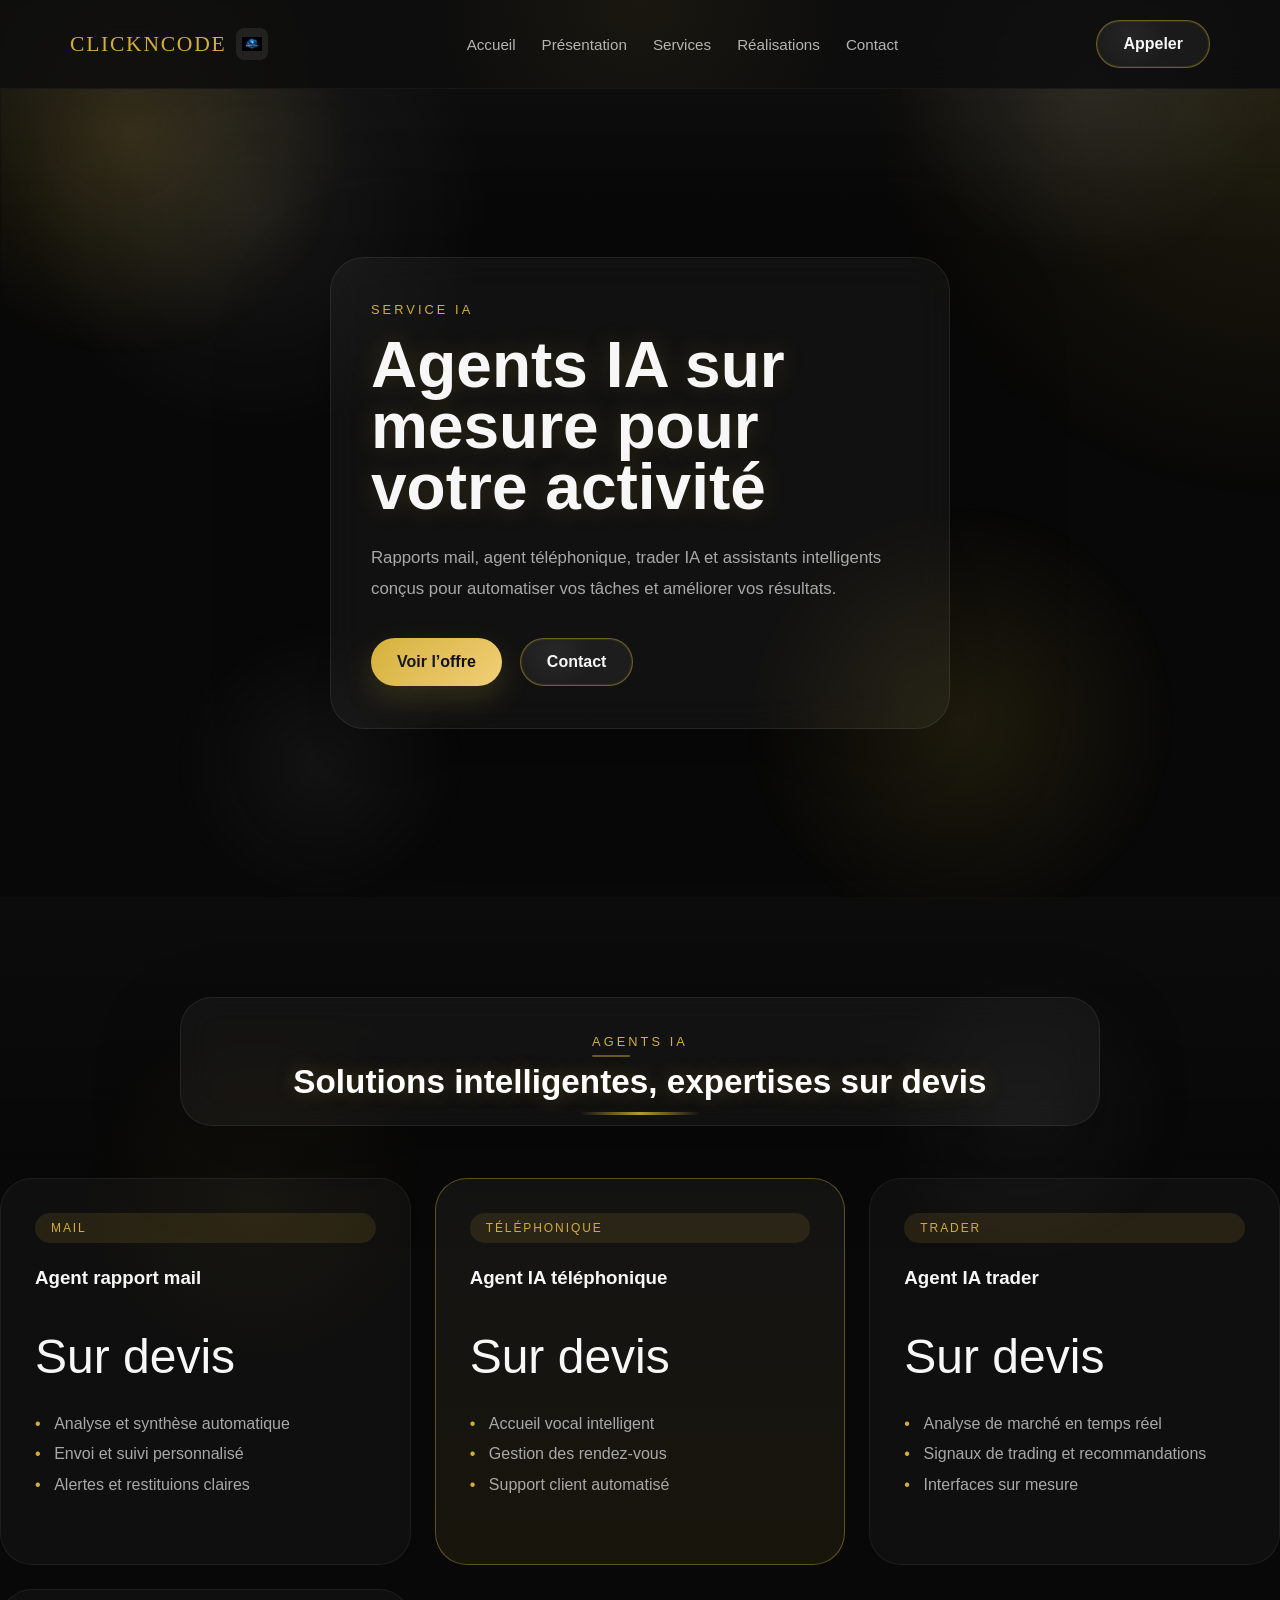
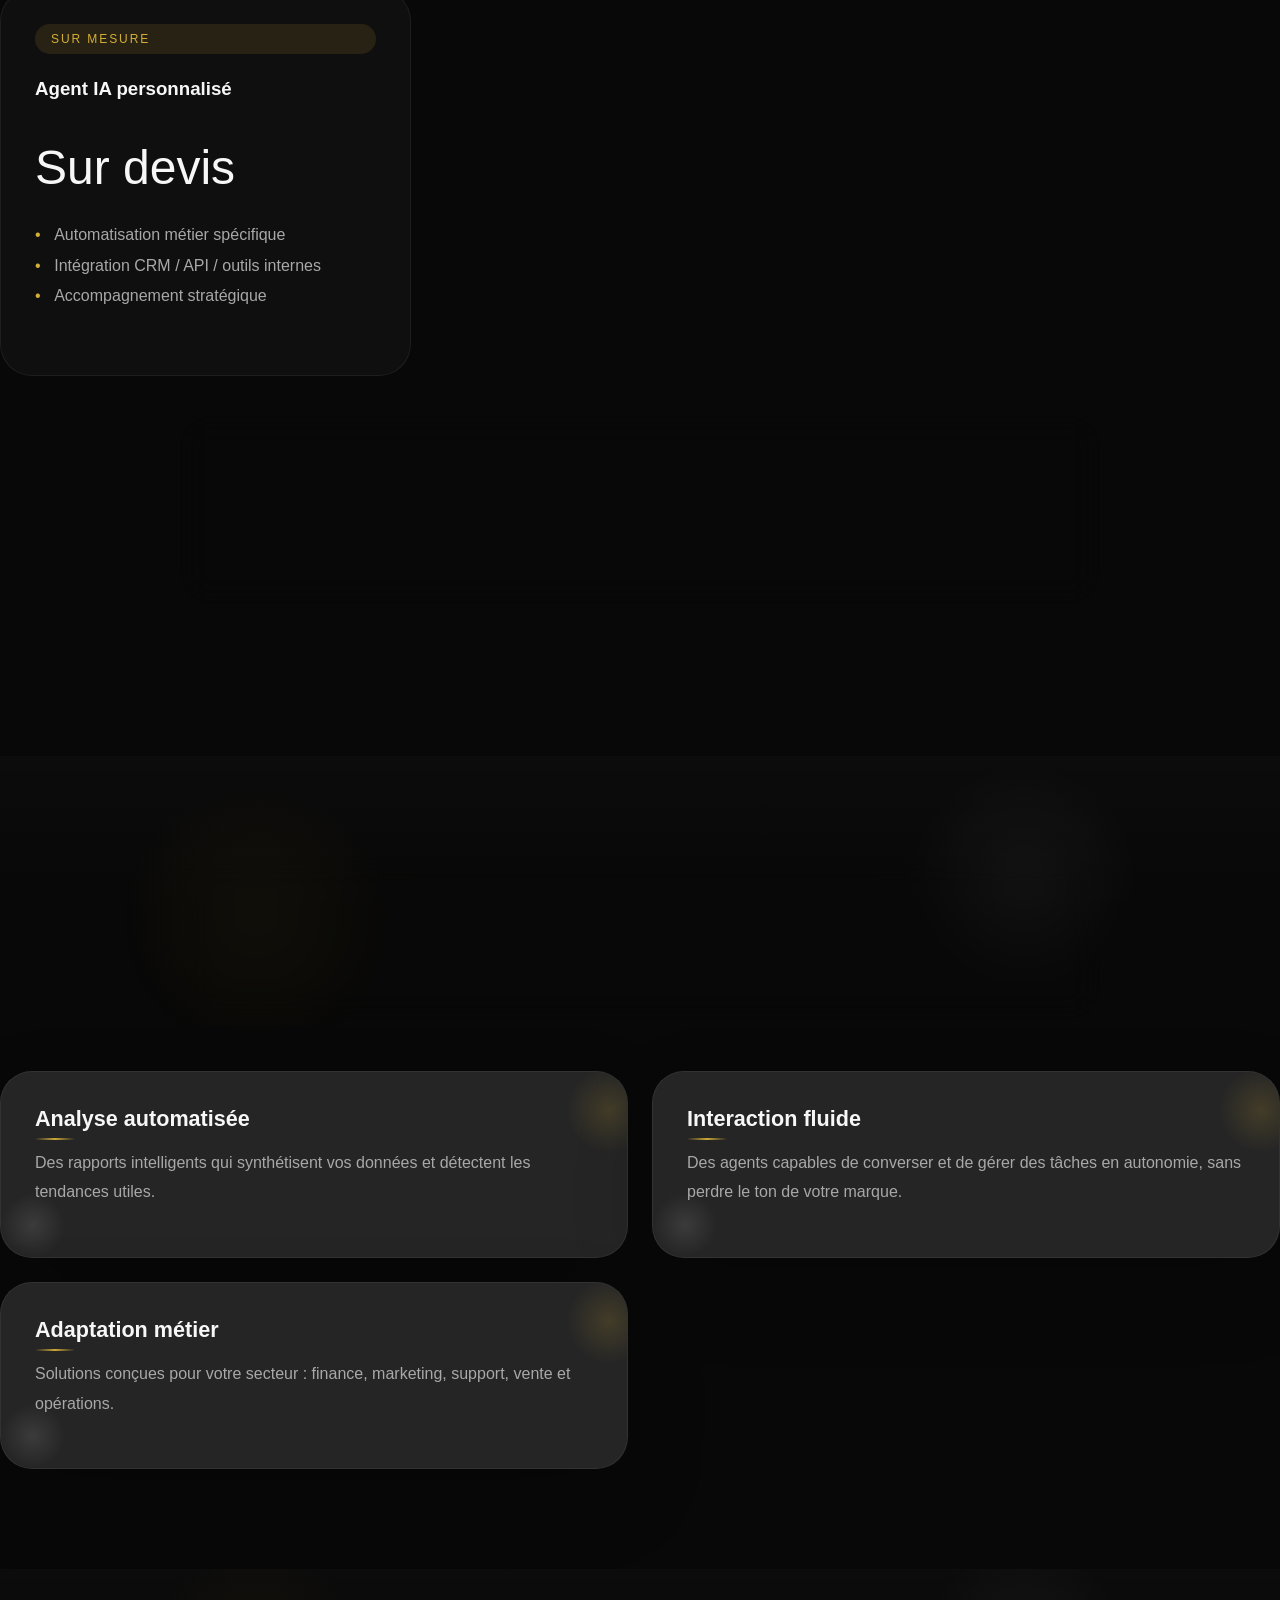
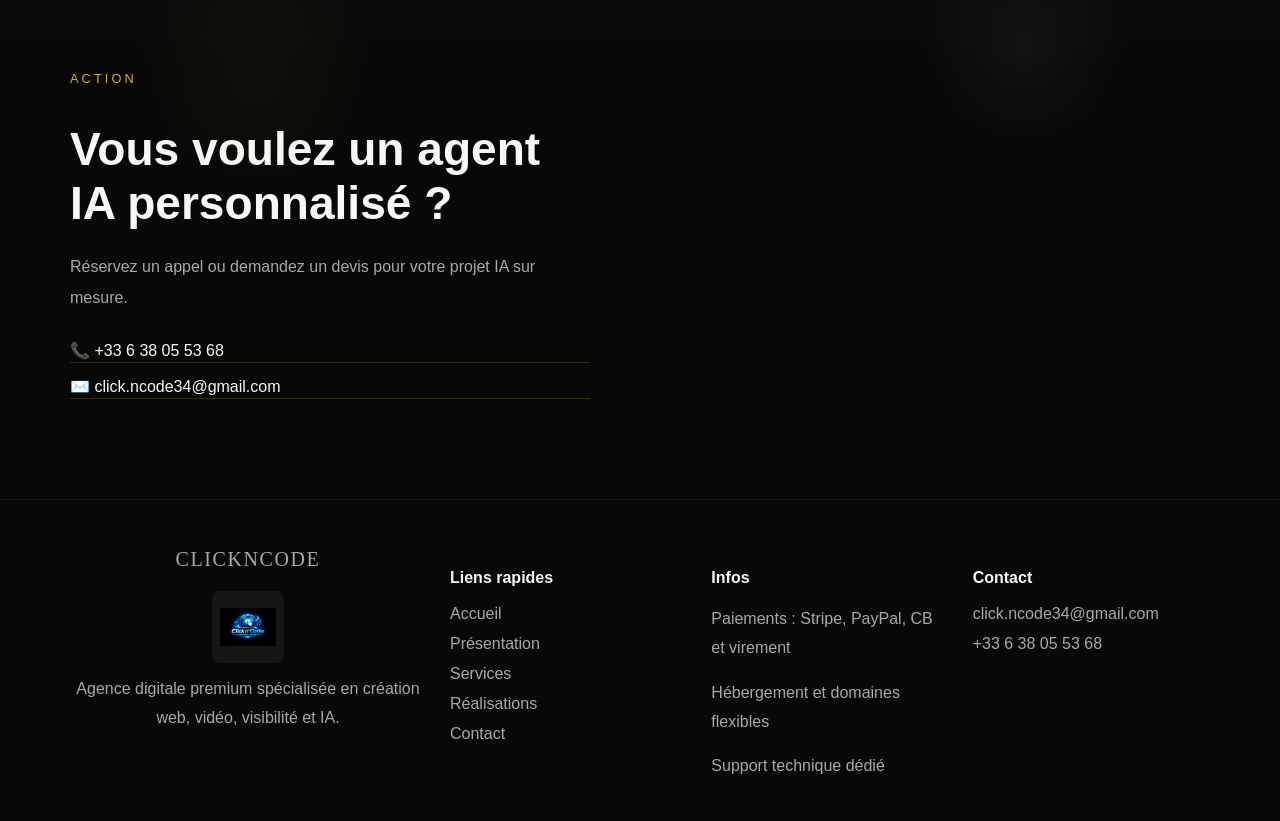
<file: ia-agent.html>
<!DOCTYPE html>
<html lang="fr">
<head>
  <meta charset="UTF-8" />
  <meta name="viewport" content="width=device-width, initial-scale=1.0" />
  <meta http-equiv="X-UA-Compatible" content="IE=edge" />
  <title>Agents IA sur mesure | ClickNcode</title>
  <meta name="description" content="Agents IA sur mesure pour rapport mail, assistant téléphonique, trader et solutions personnalisées. Sur devis uniquement avec ClickNcode." />
  <link rel="icon" type="image/png" href="logo_image_video/Logo%20CLICKNCODE.png" />
  <link rel="stylesheet" href="style.css" />
</head>
<body>
  <header class="site-header">
    <div class="container header-inner">
      <div class="brand-group">
        <a class="brand" href="index.html">ClickNcode</a>
        <img class="brand-logo" src="logo_image_video/Logo%20CLICKNCODE.png" alt="Logo ClickNcode" />
      </div>
      <nav class="nav" aria-label="Navigation principale">
        <a href="index.html#hero">Accueil</a>
        <a href="index.html#presentation">Présentation</a>
        <a href="index.html#services">Services</a>
        <a href="index.html#realisations">Réalisations</a>
        <a href="index.html#footer">Contact</a>
      </nav>
      <div class="header-actions">
        <a class="btn btn-secondary" href="tel:+33638055368">Appeler</a>
      </div>
    </div>
  </header>

  <main>
    <section class="section section-hero">
      <div class="container hero-copy">
        <span class="eyebrow">Service IA</span>
        <h1>Agents IA sur mesure pour votre activité</h1>
        <p>Rapports mail, agent téléphonique, trader IA et assistants intelligents conçus pour automatiser vos tâches et améliorer vos résultats.</p>
        <div class="hero-actions">
          <a class="btn btn-primary" href="#tarifs">Voir l’offre</a>
          <a class="btn btn-secondary" href="#contact">Contact</a>
        </div>
      </div>
    </section>

    <section id="tarifs" class="section">
      <div class="container section-header">
        <span class="eyebrow">Agents IA</span>
        <h2>Solutions intelligentes, expertises sur devis</h2>
      </div>
      <div class="pricing-grid">
        <article class="pricing-card">
          <span class="package-tag">Mail</span>
          <h3>Agent rapport mail</h3>
          <div class="price">Sur devis</div>
          <ul>
            <li>Analyse et synthèse automatique</li>
            <li>Envoi et suivi personnalisé</li>
            <li>Alertes et restituions claires</li>
          </ul>
        </article>
        <article class="pricing-card featured">
          <span class="package-tag">Téléphonique</span>
          <h3>Agent IA téléphonique</h3>
          <div class="price">Sur devis</div>
          <ul>
            <li>Accueil vocal intelligent</li>
            <li>Gestion des rendez-vous</li>
            <li>Support client automatisé</li>
          </ul>
        </article>
        <article class="pricing-card">
          <span class="package-tag">Trader</span>
          <h3>Agent IA trader</h3>
          <div class="price">Sur devis</div>
          <ul>
            <li>Analyse de marché en temps réel</li>
            <li>Signaux de trading et recommandations</li>
            <li>Interfaces sur mesure</li>
          </ul>
        </article>
        <article class="pricing-card">
          <span class="package-tag">Sur mesure</span>
          <h3>Agent IA personnalisé</h3>
          <div class="price">Sur devis</div>
          <ul>
            <li>Automatisation métier spécifique</li>
            <li>Intégration CRM / API / outils internes</li>
            <li>Accompagnement stratégique</li>
          </ul>
        </article>
      </div>
      <div class="container section-header" style="text-align:center; margin-top: 40px;">
        <p>Projet IA unique ? Obtenez un devis sur mesure et un accompagnement complet pour déployer votre agent.</p>
        <a class="btn btn-secondary" href="index.html#contact">Demander un devis</a>
      </div>
    </section>

    <section id="detail" class="section">
      <div class="container section-header">
        <span class="eyebrow">Ce que vous obtenez</span>
        <h2>Des agents IA qui améliorent l’efficacité et la réactivité</h2>
      </div>
      <div class="services-grid">
        <article class="service-card">
          <h3>Analyse automatisée</h3>
          <p>Des rapports intelligents qui synthétisent vos données et détectent les tendances utiles.</p>
        </article>
        <article class="service-card">
          <h3>Interaction fluide</h3>
          <p>Des agents capables de converser et de gérer des tâches en autonomie, sans perdre le ton de votre marque.</p>
        </article>
        <article class="service-card">
          <h3>Adaptation métier</h3>
          <p>Solutions conçues pour votre secteur : finance, marketing, support, vente et opérations.</p>
        </article>
      </div>
    </section>

    <section class="section contact-section" id="contact">
      <div class="container contact-grid">
        <div class="contact-copy">
          <span class="eyebrow">Action</span>
          <h2>Vous voulez un agent IA personnalisé ?</h2>
          <p>Réservez un appel ou demandez un devis pour votre projet IA sur mesure.</p>
          <div class="contact-details">
            <a class="contact-link" href="tel:+33638055368">📞 +33 6 38 05 53 68</a>
            <a class="contact-link" href="mailto:click.ncode34@gmail.com">✉️ click.ncode34@gmail.com</a>
          </div>
        </div>
      </div>
    </section>
  </main>

  <footer class="site-footer">
    <div class="container footer-grid">
      <div class="footer-logo-group">
        <div class="footer-brand-group">
          <a class="brand footer-brand" href="index.html#hero">ClickNcode</a>
          <img class="footer-logo" src="logo_image_video/Logo%20CLICKNCODE.png" alt="Logo ClickNcode" />
        </div>
        <p>Agence digitale premium spécialisée en création web, vidéo, visibilité et IA.</p>
      </div>
      <div>
        <h4>Liens rapides</h4>
        <a href="index.html#hero">Accueil</a>
        <a href="index.html#presentation">Présentation</a>
        <a href="index.html#services">Services</a>
        <a href="index.html#realisations">Réalisations</a>
        <a href="index.html#footer">Contact</a>
      </div>
      <div>
        <h4>Infos</h4>
        <p>Paiements : Stripe, PayPal, CB et virement</p>
        <p>Hébergement et domaines flexibles</p>
        <p>Support technique dédié</p>
      </div>
      <div>
        <h4>Contact</h4>
        <a href="mailto:click.ncode34@gmail.com">click.ncode34@gmail.com</a>
        <a href="tel:+33638055368">+33 6 38 05 53 68</a>
      </div>
    </div>
  </footer>
  <script src="script.js"></script>
</body>
</html>
</file>
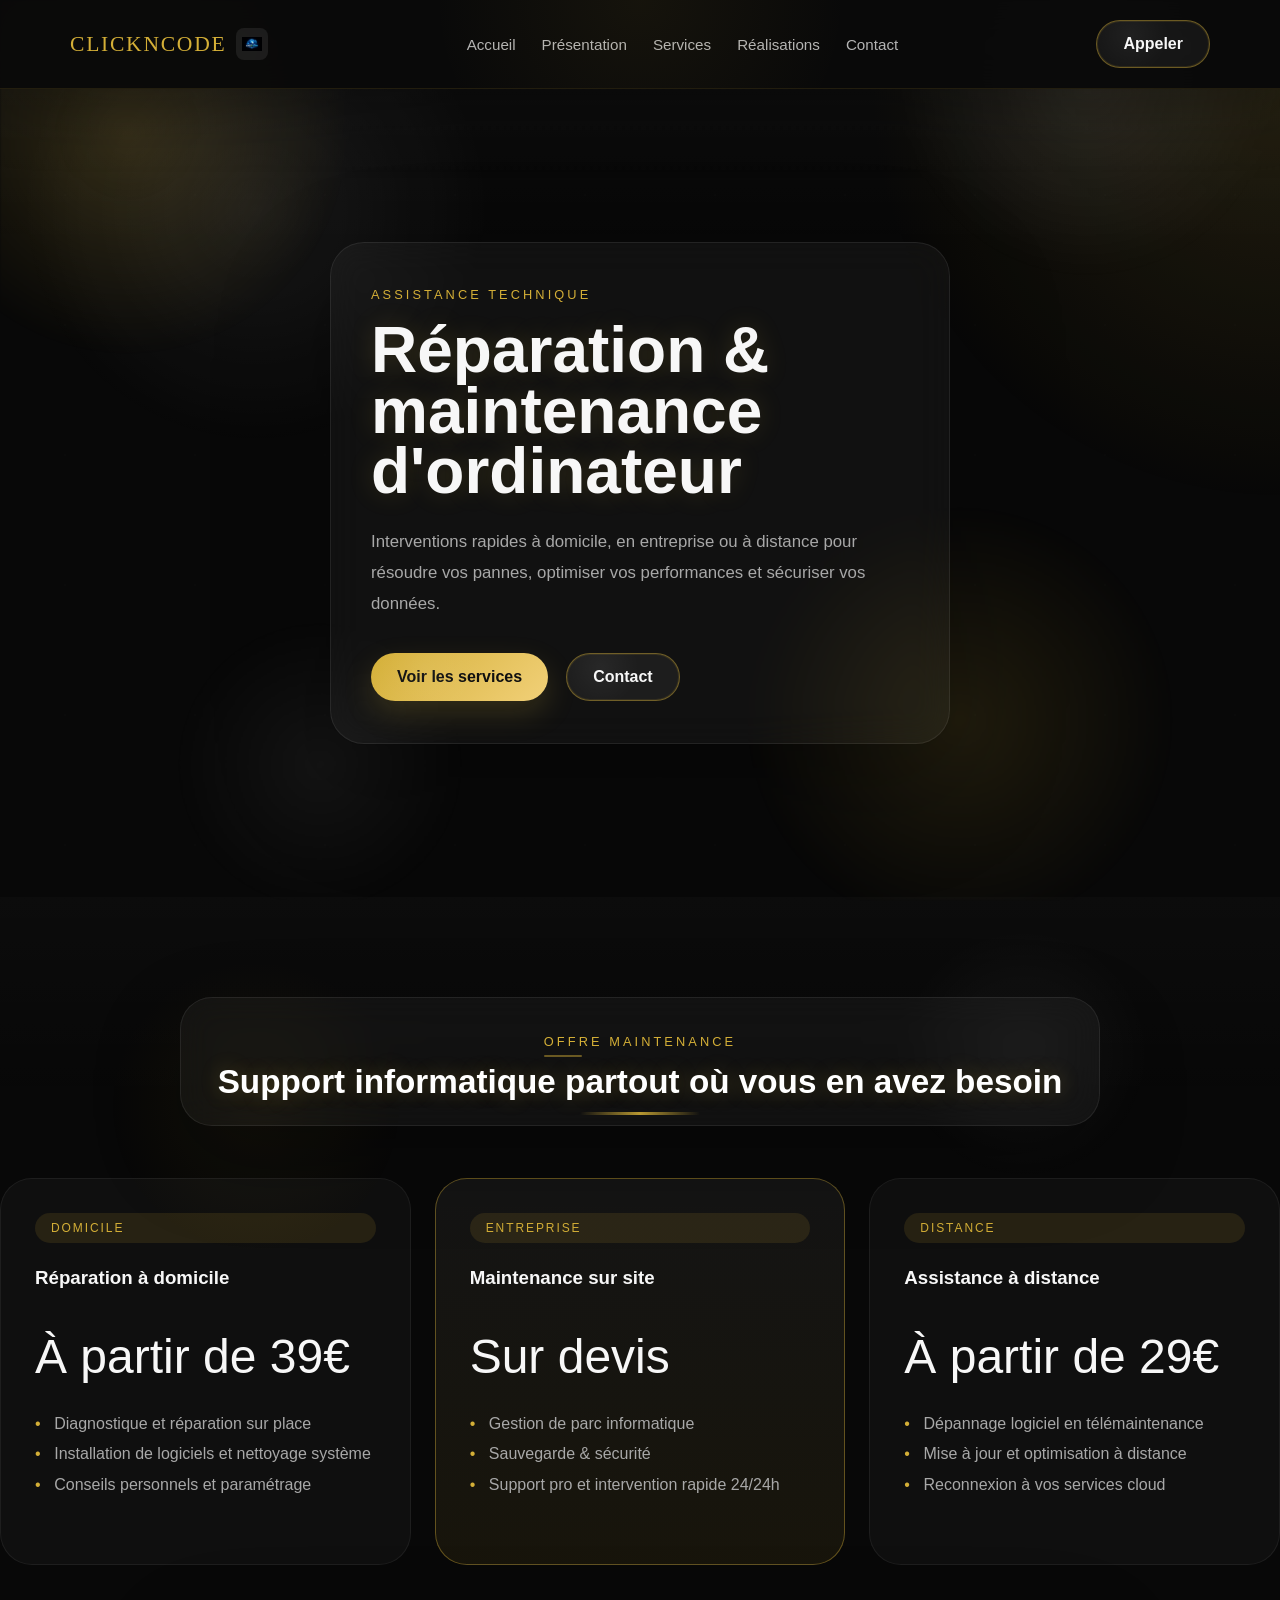
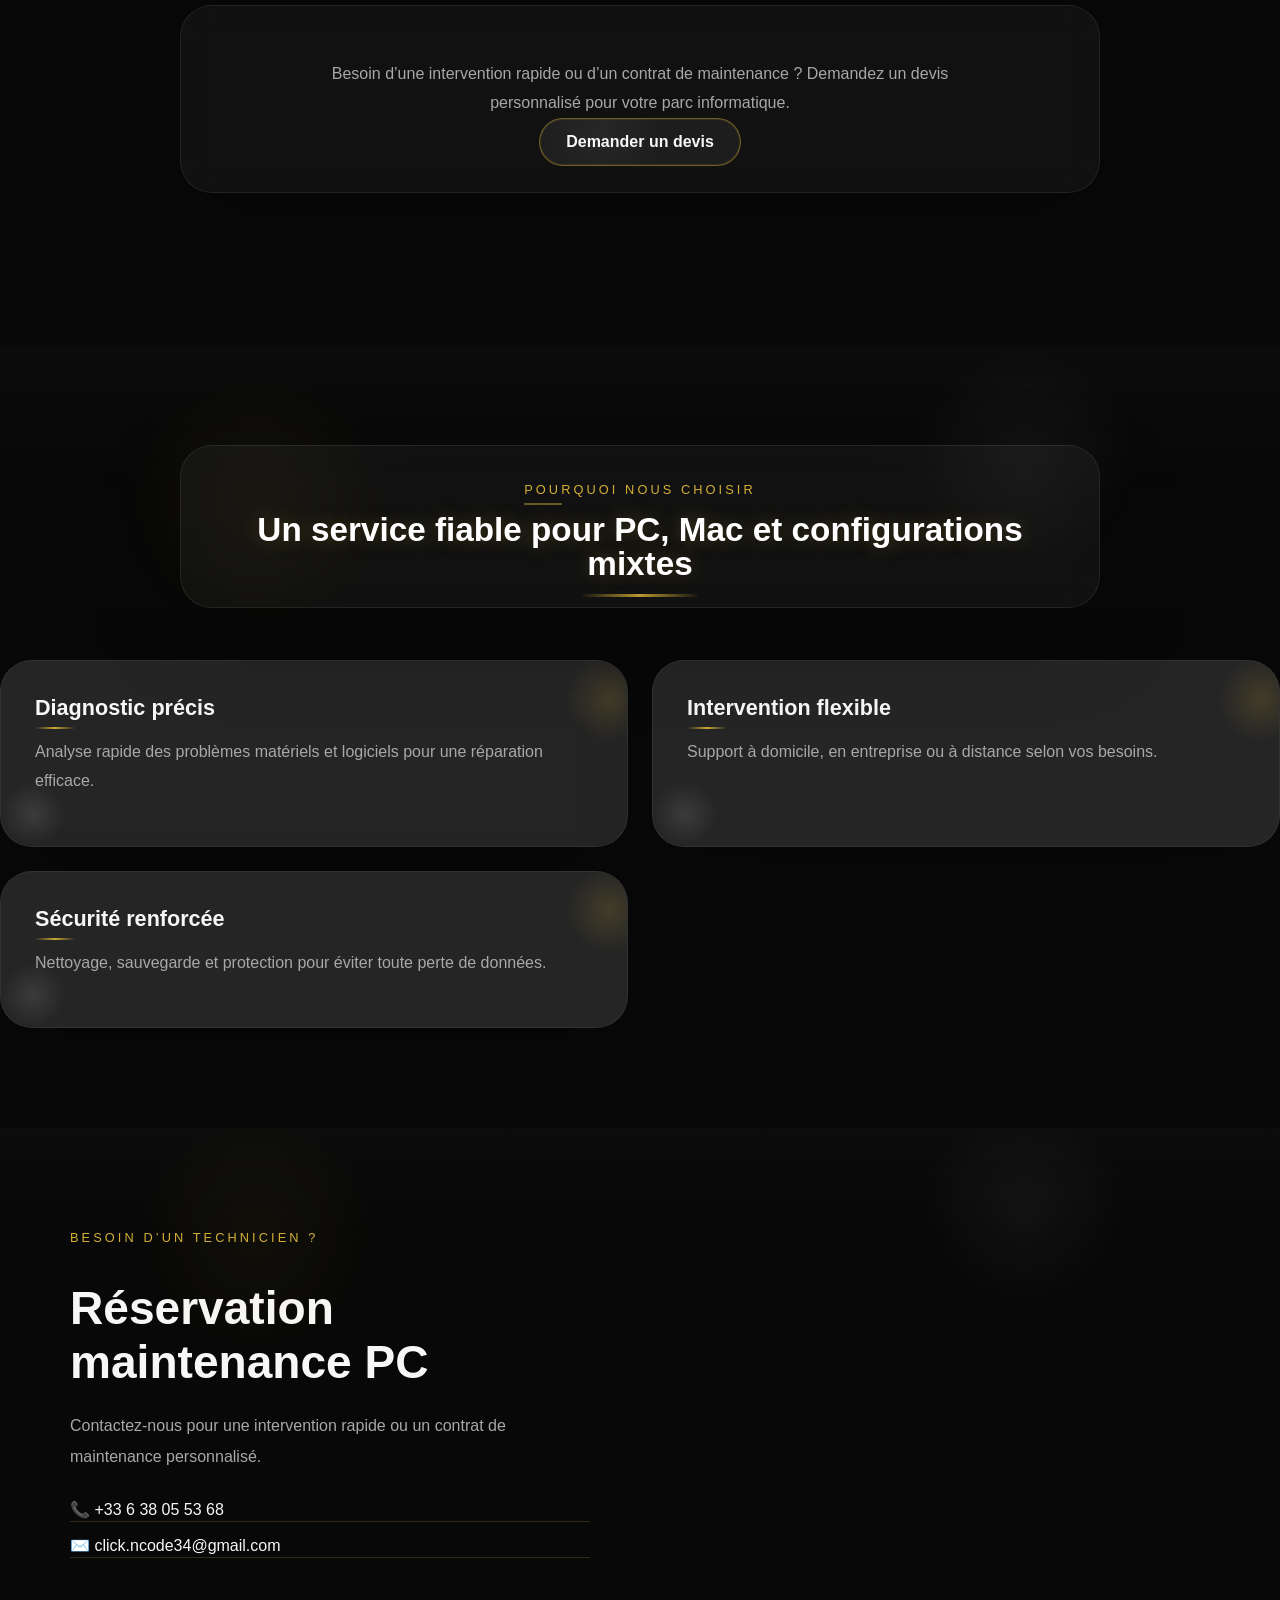
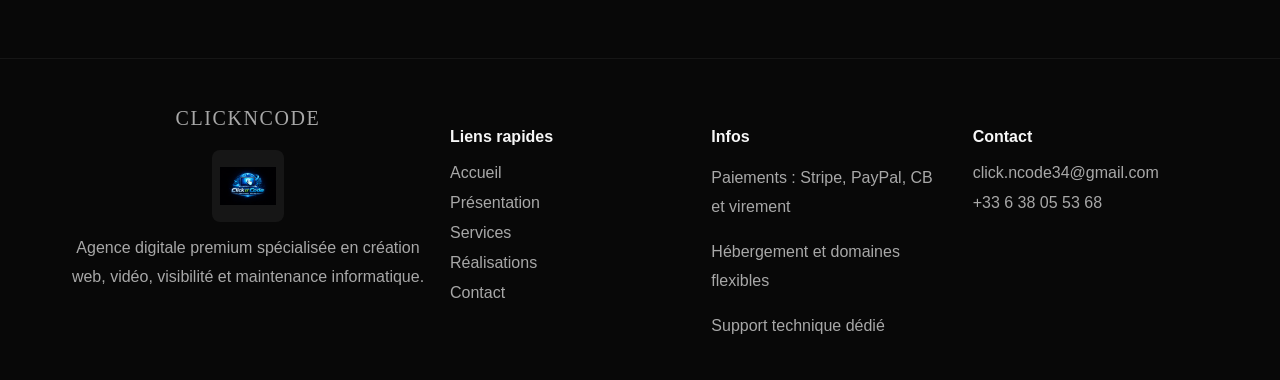
<file: repair-maintenance.html>
<!DOCTYPE html>
<html lang="fr">
<head>
  <meta charset="UTF-8" />
  <meta name="viewport" content="width=device-width, initial-scale=1.0" />
  <meta http-equiv="X-UA-Compatible" content="IE=edge" />
  <title>Réparation & maintenance PC | ClickNcode</title>
  <meta name="description" content="Réparation et maintenance d'ordinateur à domicile, en entreprise ou à distance. ClickNcode intervient rapidement pour optimiser votre parc informatique." />
  <link rel="icon" type="image/png" href="logo_image_video/Logo%20CLICKNCODE.png" />
  <link rel="stylesheet" href="style.css" />
</head>
<body>
  <header class="site-header">
    <div class="container header-inner">
      <div class="brand-group">
        <a class="brand" href="index.html">ClickNcode</a>
        <img class="brand-logo" src="logo_image_video/Logo%20CLICKNCODE.png" alt="Logo ClickNcode" />
      </div>
      <nav class="nav" aria-label="Navigation principale">
        <a href="index.html#hero">Accueil</a>
        <a href="index.html#presentation">Présentation</a>
        <a href="index.html#services">Services</a>
        <a href="index.html#realisations">Réalisations</a>
        <a href="index.html#footer">Contact</a>
      </nav>
      <div class="header-actions">
        <a class="btn btn-secondary" href="tel:+33638055368">Appeler</a>
      </div>
    </div>
  </header>

  <main>
    <section class="section section-hero">
      <div class="container hero-copy">
        <span class="eyebrow">Assistance technique</span>
        <h1>Réparation & maintenance d'ordinateur</h1>
        <p>Interventions rapides à domicile, en entreprise ou à distance pour résoudre vos pannes, optimiser vos performances et sécuriser vos données.</p>
        <div class="hero-actions">
          <a class="btn btn-primary" href="#tarifs">Voir les services</a>
          <a class="btn btn-secondary" href="#contact">Contact</a>
        </div>
      </div>
    </section>

    <section id="tarifs" class="section">
      <div class="container section-header">
        <span class="eyebrow">Offre maintenance</span>
        <h2>Support informatique partout où vous en avez besoin</h2>
      </div>
      <div class="pricing-grid">
        <article class="pricing-card">
          <span class="package-tag">Domicile</span>
          <h3>Réparation à domicile</h3>
          <div class="price">À partir de 39€</div>
          <ul>
            <li>Diagnostique et réparation sur place</li>
            <li>Installation de logiciels et nettoyage système</li>
            <li>Conseils personnels et paramétrage</li>
          </ul>
        </article>
        <article class="pricing-card featured">
          <span class="package-tag">Entreprise</span>
          <h3>Maintenance sur site</h3>
          <div class="price">Sur devis</div>
          <ul>
            <li>Gestion de parc informatique</li>
            <li>Sauvegarde & sécurité</li>
            <li>Support pro et intervention rapide 24/24h</li>
          </ul>
        </article>
        <article class="pricing-card">
          <span class="package-tag">Distance</span>
          <h3>Assistance à distance</h3>
          <div class="price">À partir de 29€</div>
          <ul>
            <li>Dépannage logiciel en télémaintenance</li>
            <li>Mise à jour et optimisation à distance</li>
            <li>Reconnexion à vos services cloud</li>
          </ul>
        </article>
      </div>
      <div class="container section-header" style="text-align:center; margin-top: 40px;">
        <p>Besoin d’une intervention rapide ou d’un contrat de maintenance ? Demandez un devis personnalisé pour votre parc informatique.</p>
        <a class="btn btn-secondary" href="index.html#contact">Demander un devis</a>
      </div>
    </section>

    <section id="detail" class="section">
      <div class="container section-header">
        <span class="eyebrow">Pourquoi nous choisir</span>
        <h2>Un service fiable pour PC, Mac et configurations mixtes</h2>
      </div>
      <div class="services-grid">
        <article class="service-card">
          <h3>Diagnostic précis</h3>
          <p>Analyse rapide des problèmes matériels et logiciels pour une réparation efficace.</p>
        </article>
        <article class="service-card">
          <h3>Intervention flexible</h3>
          <p>Support à domicile, en entreprise ou à distance selon vos besoins.</p>
        </article>
        <article class="service-card">
          <h3>Sécurité renforcée</h3>
          <p>Nettoyage, sauvegarde et protection pour éviter toute perte de données.</p>
        </article>
      </div>
    </section>

    <section class="section contact-section" id="contact">
      <div class="container contact-grid">
        <div class="contact-copy">
          <span class="eyebrow">Besoin d’un technicien ?</span>
          <h2>Réservation maintenance PC</h2>
          <p>Contactez-nous pour une intervention rapide ou un contrat de maintenance personnalisé.</p>
          <div class="contact-details">
            <a class="contact-link" href="tel:+33638055368">📞 +33 6 38 05 53 68</a>
            <a class="contact-link" href="mailto:click.ncode34@gmail.com">✉️ click.ncode34@gmail.com</a>
          </div>
        </div>
      </div>
    </section>
  </main>

  <footer class="site-footer">
    <div class="container footer-grid">
      <div class="footer-logo-group">
        <div class="footer-brand-group">
          <a class="brand footer-brand" href="index.html#hero">ClickNcode</a>
          <img class="footer-logo" src="logo_image_video/Logo%20CLICKNCODE.png" alt="Logo ClickNcode" />
        </div>
        <p>Agence digitale premium spécialisée en création web, vidéo, visibilité et maintenance informatique.</p>
      </div>
      <div>
        <h4>Liens rapides</h4>
        <a href="index.html#hero">Accueil</a>
        <a href="index.html#presentation">Présentation</a>
        <a href="index.html#services">Services</a>
        <a href="index.html#realisations">Réalisations</a>
        <a href="index.html#footer">Contact</a>
      </div>
      <div>
        <h4>Infos</h4>
        <p>Paiements : Stripe, PayPal, CB et virement</p>
        <p>Hébergement et domaines flexibles</p>
        <p>Support technique dédié</p>
      </div>
      <div>
        <h4>Contact</h4>
        <a href="mailto:click.ncode34@gmail.com">click.ncode34@gmail.com</a>
        <a href="tel:+33638055368">+33 6 38 05 53 68</a>
      </div>
    </div>
  </footer>
  <script src="script.js"></script>
</body>
</html>
</file>
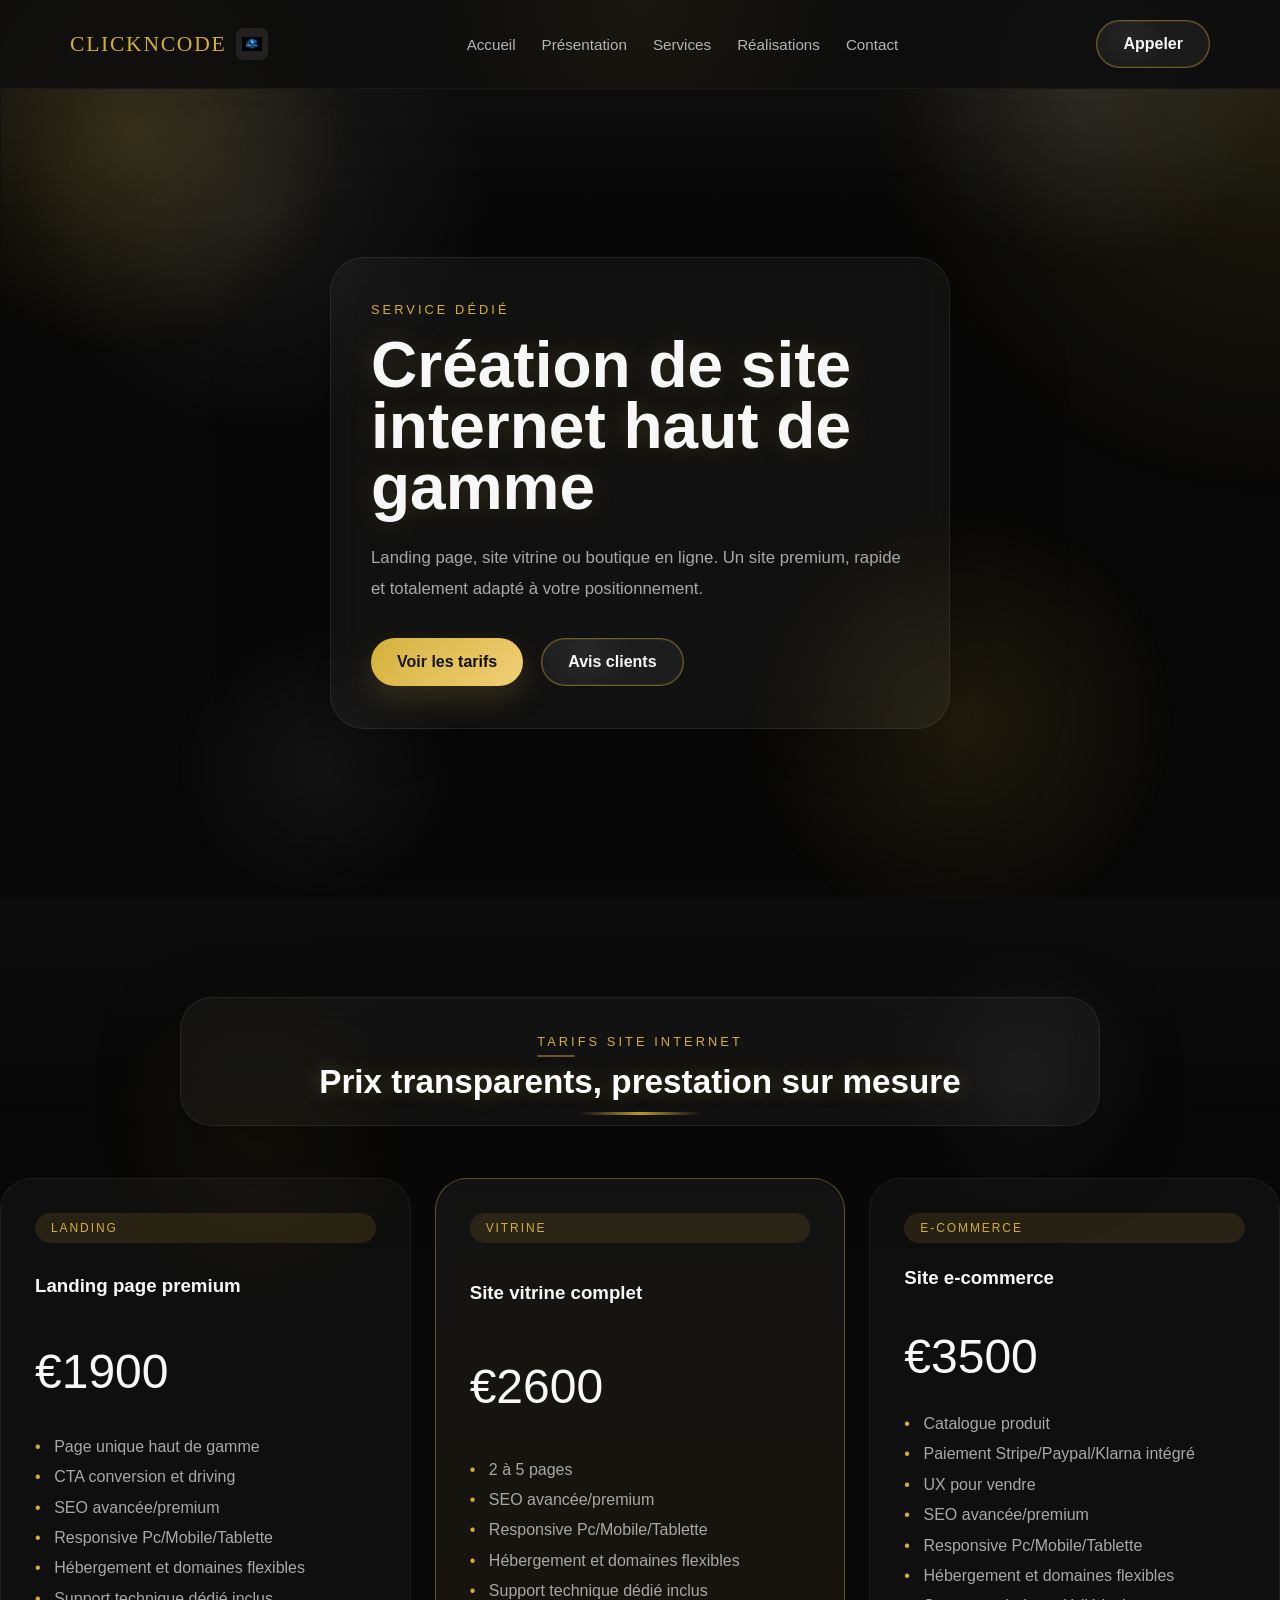
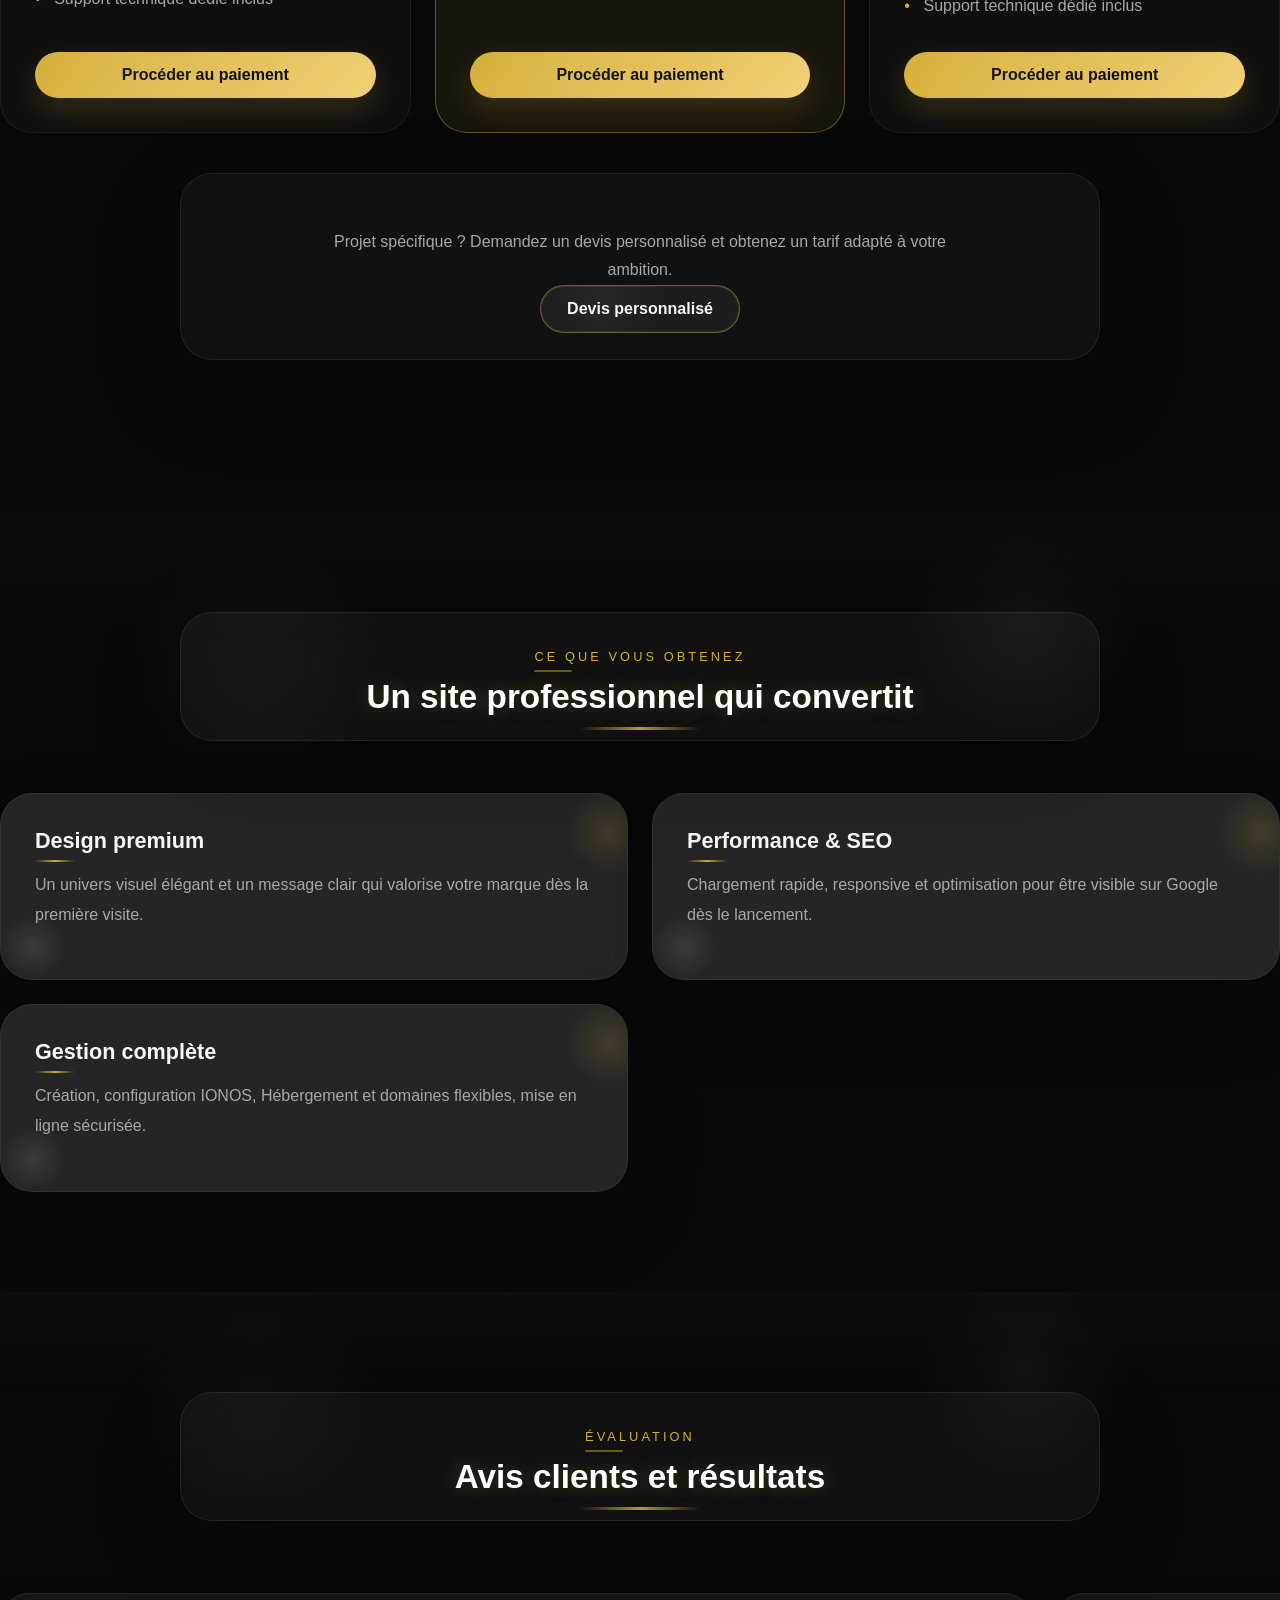
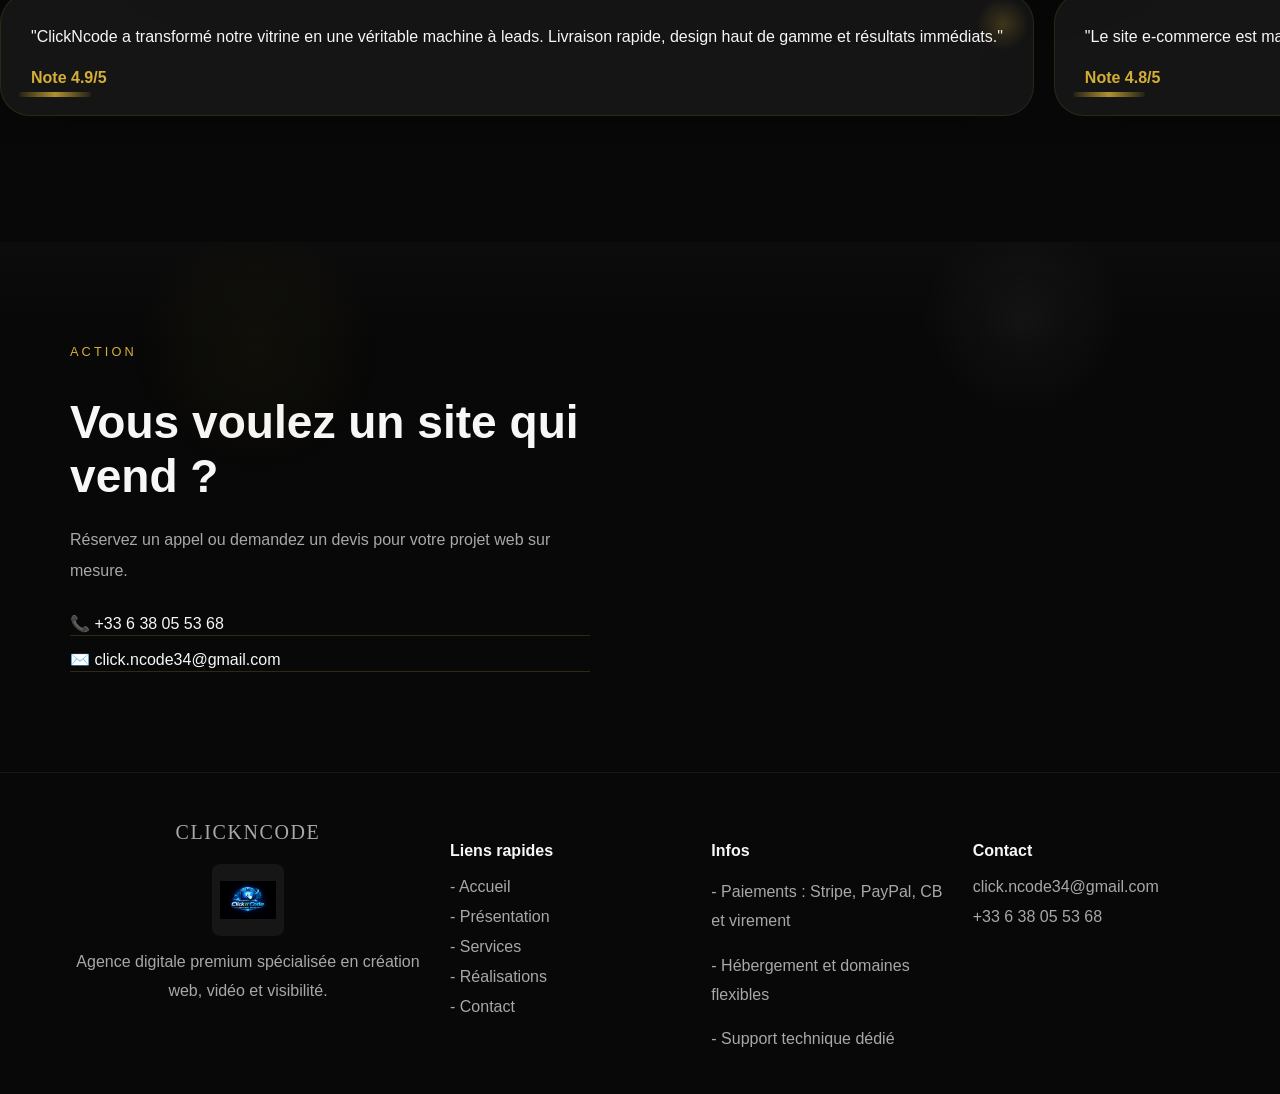
<file: site-internet.html>
<!DOCTYPE html>
<html lang="fr">
<head>
  <meta charset="UTF-8" />
  <meta name="viewport" content="width=device-width, initial-scale=1.0" />
  <meta http-equiv="X-UA-Compatible" content="IE=edge" />
  <title>Création de site internet premium | ClickNcode</title>
  <meta name="description" content="Conception de sites vitrines, e-commerce et landing pages premium. ClickNcode propose design, SEO et hébergement flexible pour booster votre présence en ligne." />
  <meta name="keywords" content="création site internet, site vitrine, e-commerce, landing page, hébergement web, SEO, ClickNcode" />
  <meta property="og:title" content="Création de site internet premium - ClickNcode" />
  <meta property="og:description" content="Sites web professionnels avec design premium, performance mobile et options d’hébergement flexibles." />
  <meta property="og:type" content="website" />
  <link rel="icon" type="image/png" href="logo_image_video/Logo%20CLICKNCODE.png" />
  <link rel="stylesheet" href="style.css" />
</head>
<body>
  <header class="site-header">
    <div class="container header-inner">
      <div class="brand-group">
        <a class="brand" href="index.html">ClickNcode</a>
        <img class="brand-logo" src="logo_image_video/Logo%20CLICKNCODE.png" alt="Logo ClickNcode" />
      </div>
      <nav class="nav" aria-label="Navigation principale">
        <a href="index.html#hero">Accueil</a>
        <a href="index.html#presentation">Présentation</a>
        <a href="index.html#services">Services</a>
        <a href="index.html#realisations">Réalisations</a>
        <a href="index.html#footer">Contact</a>
      </nav>
      <div class="header-actions">
        <a class="btn btn-secondary" href="tel:+33123456789">Appeler</a>
      </div>
    </div>
  </header>

  <main>
    <section class="section section-hero">
      <div class="container hero-copy">
        <span class="eyebrow">Service dédié</span>
        <h1>Création de site internet haut de gamme</h1>
        <p>Landing page, site vitrine ou boutique en ligne. Un site premium, rapide et totalement adapté à votre positionnement.</p>
        <div class="hero-actions">
          <a class="btn btn-primary" href="#tarifs">Voir les tarifs</a>
          <a class="btn btn-secondary" href="#avis">Avis clients</a>
        </div>
      </div>
    </section>

    <section id="tarifs" class="section">
      <div class="container section-header">
        <span class="eyebrow">Tarifs site internet</span>
        <h2>Prix transparents, prestation sur mesure</h2>
      </div>
      <div class="pricing-grid">
        <article class="pricing-card">
          <span class="package-tag">Landing</span>
          <h3>Landing page premium</h3>
          <div class="price">€1900</div>
          <ul>
            <li>Page unique haut de gamme</li>
            <li>CTA conversion et driving</li>
            <li>SEO avancée/premium</li>
            <li>Responsive Pc/Mobile/Tablette</li>
            <li>Hébergement et domaines flexibles</li>
            <li>Support technique dédié inclus</li>
          </ul>
          <a class="btn btn-primary payment-btn" href="#" data-stripe-url="https://buy.stripe.com/7sY6oG67r9IBft2fuweIw0d" target="_blank" rel="noopener noreferrer" aria-label="Procéder au paiement de la landing page">Procéder au paiement</a>
        </article>
        <article class="pricing-card featured">
          <span class="package-tag">Vitrine</span>
          <h3>Site vitrine complet</h3>
          <div class="price">€2600</div>
          <ul>
            <li>2 à 5 pages</li>
            <li>SEO avancée/premium</li>
            <li>Responsive Pc/Mobile/Tablette</li>
            <li>Hébergement et domaines flexibles</li>
            <li>Support technique dédié inclus</li>
          </ul>
          <a class="btn btn-primary payment-btn" href="#" data-stripe-url="https://buy.stripe.com/7sY3cufI11c5dkUgyAeIw0e" target="_blank" rel="noopener noreferrer" aria-label="Procéder au paiement du site vitrine">Procéder au paiement</a>
        </article>
        <article class="pricing-card">
          <span class="package-tag">E-commerce</span>
          <h3>Site e-commerce</h3>
          <div class="price">€3500</div>
          <ul>
            <li>Catalogue produit</li>
            <li>Paiement Stripe/Paypal/Klarna intégré</li>
            <li>UX pour vendre</li>
            <li>SEO avancée/premium</li>
            <li>Responsive Pc/Mobile/Tablette</li>
            <li>Hébergement et domaines flexibles</li>
            <li>Support technique dédié inclus</li>
          </ul>
          <a class="btn btn-primary payment-btn" href="#" data-stripe-url="https://buy.stripe.com/3cIfZg8fz9IBa8I824eIw0f" target="_blank" rel="noopener noreferrer" aria-label="Procéder au paiement du site e-commerce">Procéder au paiement</a>
        </article>
      </div>
      <div class="container section-header" style="text-align:center; margin-top: 40px;">
        <p>Projet spécifique ? Demandez un devis personnalisé et obtenez un tarif adapté à votre ambition.</p>
        <a class="btn btn-secondary" href="index.html#contact">Devis personnalisé</a>
      </div>
    </section>

    <section id="detail" class="section">
      <div class="container section-header">
        <span class="eyebrow">Ce que vous obtenez</span>
        <h2>Un site professionnel qui convertit</h2>
      </div>
      <div class="services-grid">
        <article class="service-card">
          <h3>Design premium</h3>
          <p>Un univers visuel élégant et un message clair qui valorise votre marque dès la première visite.</p>
        </article>
        <article class="service-card">
          <h3>Performance & SEO</h3>
          <p>Chargement rapide, responsive et optimisation pour être visible sur Google dès le lancement.</p>
        </article>
        <article class="service-card">
          <h3>Gestion complète</h3>
          <p>Création, configuration IONOS, Hébergement et domaines flexibles, mise en ligne sécurisée.</p>
        </article>
      </div>
    </section>

    <section id="avis" class="section testimonial-section">
      <div class="container section-header">
        <span class="eyebrow">Évaluation</span>
        <h2>Avis clients et résultats</h2>
      </div>
      <div class="testimonial-carousel">
        <div class="testimonial-track">
          <article class="testimonial-card">
            <p>"ClickNcode a transformé notre vitrine en une véritable machine à leads. Livraison rapide, design haut de gamme et résultats immédiats."</p>
            <strong>Note 4.9/5</strong>
          </article>
          <article class="testimonial-card">
            <p>"Le site e-commerce est magnifique, fluide et nos ventes ont augmenté dès le premier mois. Service pro et réactif."</p>
            <strong>Note 4.8/5</strong>
          </article>
          <article class="testimonial-card">
            <p>"ClickNcode a transformé notre vitrine en une véritable machine à leads. Livraison rapide, design haut de gamme et résultats immédiats."</p>
            <strong>Note 4.9/5</strong>
          </article>
          <article class="testimonial-card">
            <p>"Le site e-commerce est magnifique, fluide et nos ventes ont augmenté dès le premier mois. Service pro et réactif."</p>
            <strong>Note 4.8/5</strong>
          </article>
        </div>
      </div>
    </section>

    <section class="section contact-section">
      <div class="container contact-grid">
        <div class="contact-copy">
          <span class="eyebrow">Action</span>
          <h2>Vous voulez un site qui vend ?</h2>
          <p>Réservez un appel ou demandez un devis pour votre projet web sur mesure.</p>
          <div class="contact-details">
            <a class="contact-link" href="tel:+33638055368">📞 +33 6 38 05 53 68</a>
            <a class="contact-link" href="mailto:click.ncode34@gmail.com">✉️ click.ncode34@gmail.com</a>
          </div>
        </div>
      </div>
    </section>
  </main>

  <footer class="site-footer">
    <div class="container footer-grid">
      <div class="footer-logo-group">
        <div class="footer-brand-group">
          <a class="brand footer-brand" href="index.html#hero">ClickNcode</a>
          <img class="footer-logo" src="logo_image_video/Logo%20CLICKNCODE.png" alt="Logo ClickNcode" />
        </div>
        <p>Agence digitale premium spécialisée en création web, vidéo et visibilité.</p>
      </div>
      <div>
        <h4>Liens rapides</h4>
        <a href="index.html#hero"> - Accueil</a>
        <a href="index.html#presentation"> - Présentation</a>
        <a href="index.html#services"> - Services</a>
        <a href="index.html#realisations"> - Réalisations</a>
        <a href="index.html#footer"> - Contact</a>
      </div>
      <div>
        <h4>Infos</h4>
        <p> - Paiements : Stripe, PayPal, CB et virement</p>
        <p> - Hébergement et domaines flexibles</p>
        <p> - Support technique dédié</p>
      </div>
      <div>
        <h4>Contact</h4>
        <a href="mailto:click.ncode34@gmail.com">click.ncode34@gmail.com</a>
        <a href="tel:+33638055368">+33 6 38 05 53 68</a>
      </div>
    </div>
  </footer>
  <script src="script.js"></script>
</body>
</html>
</file>
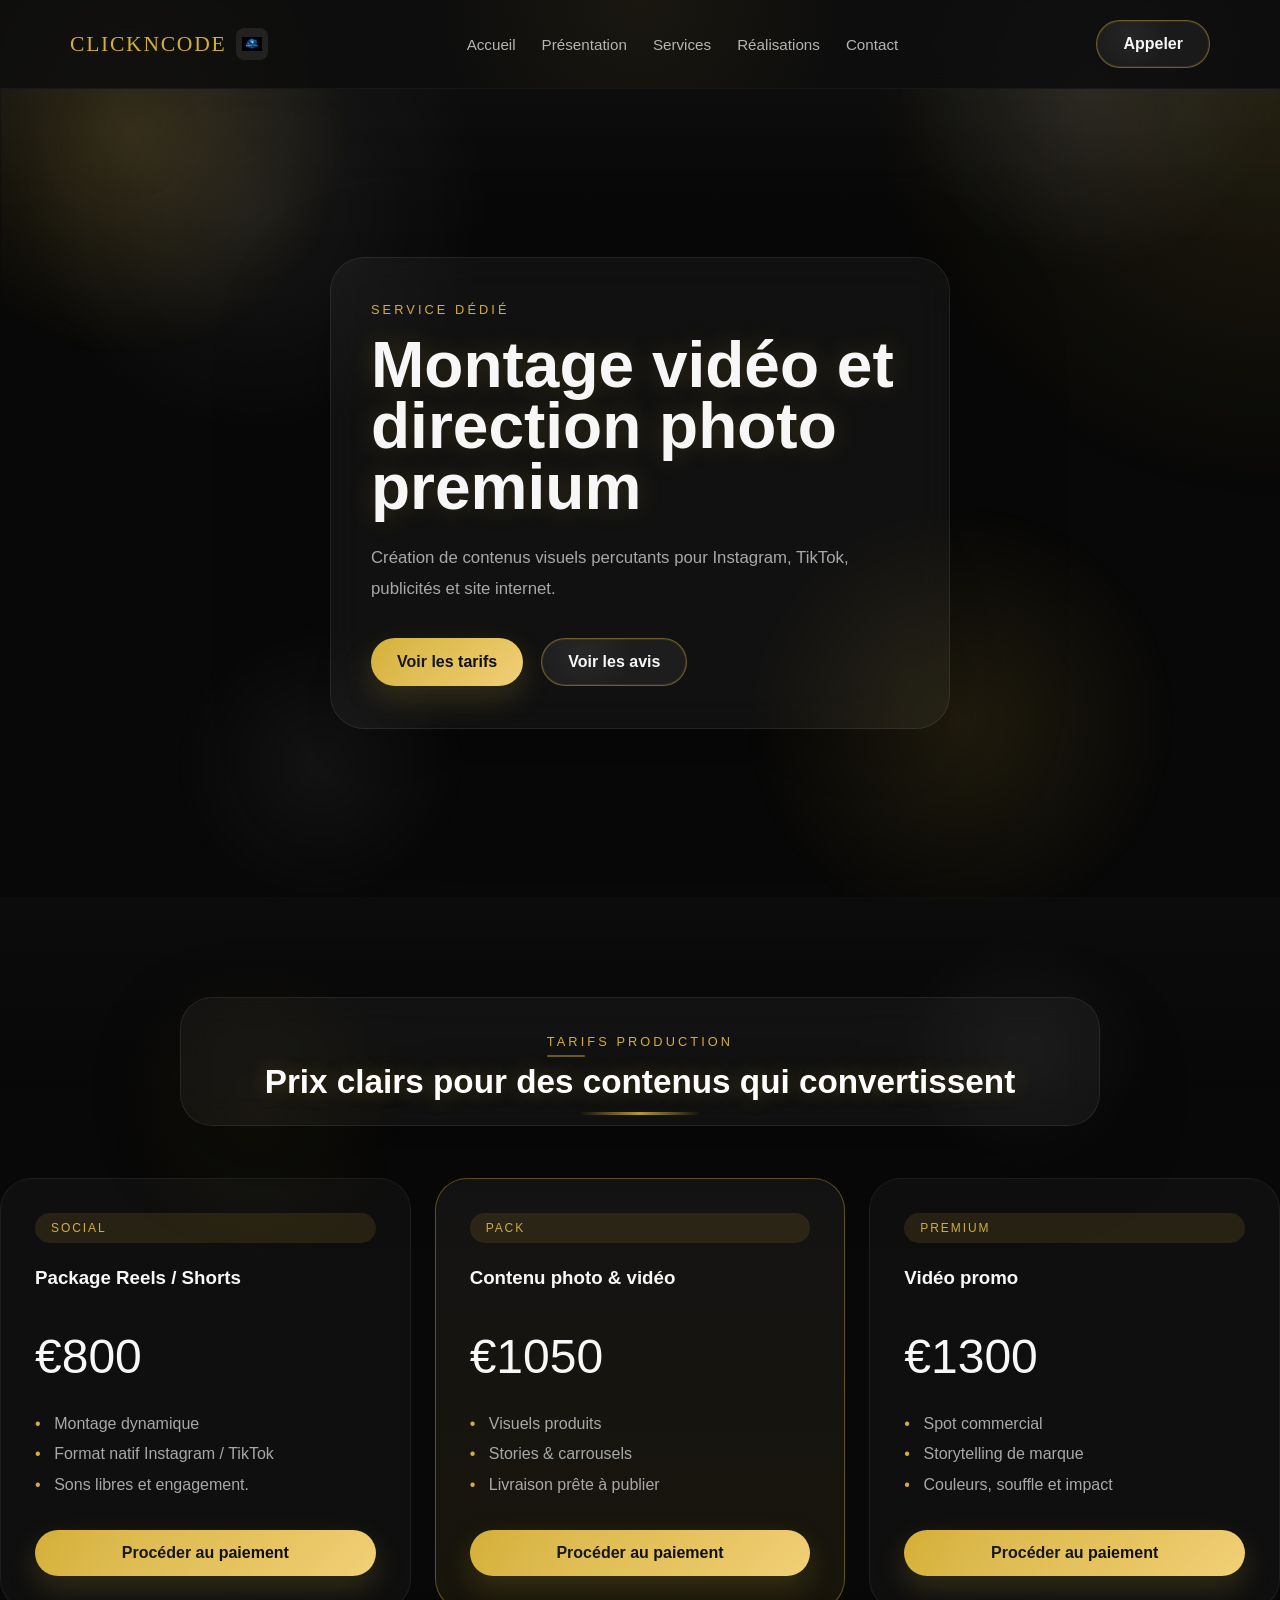
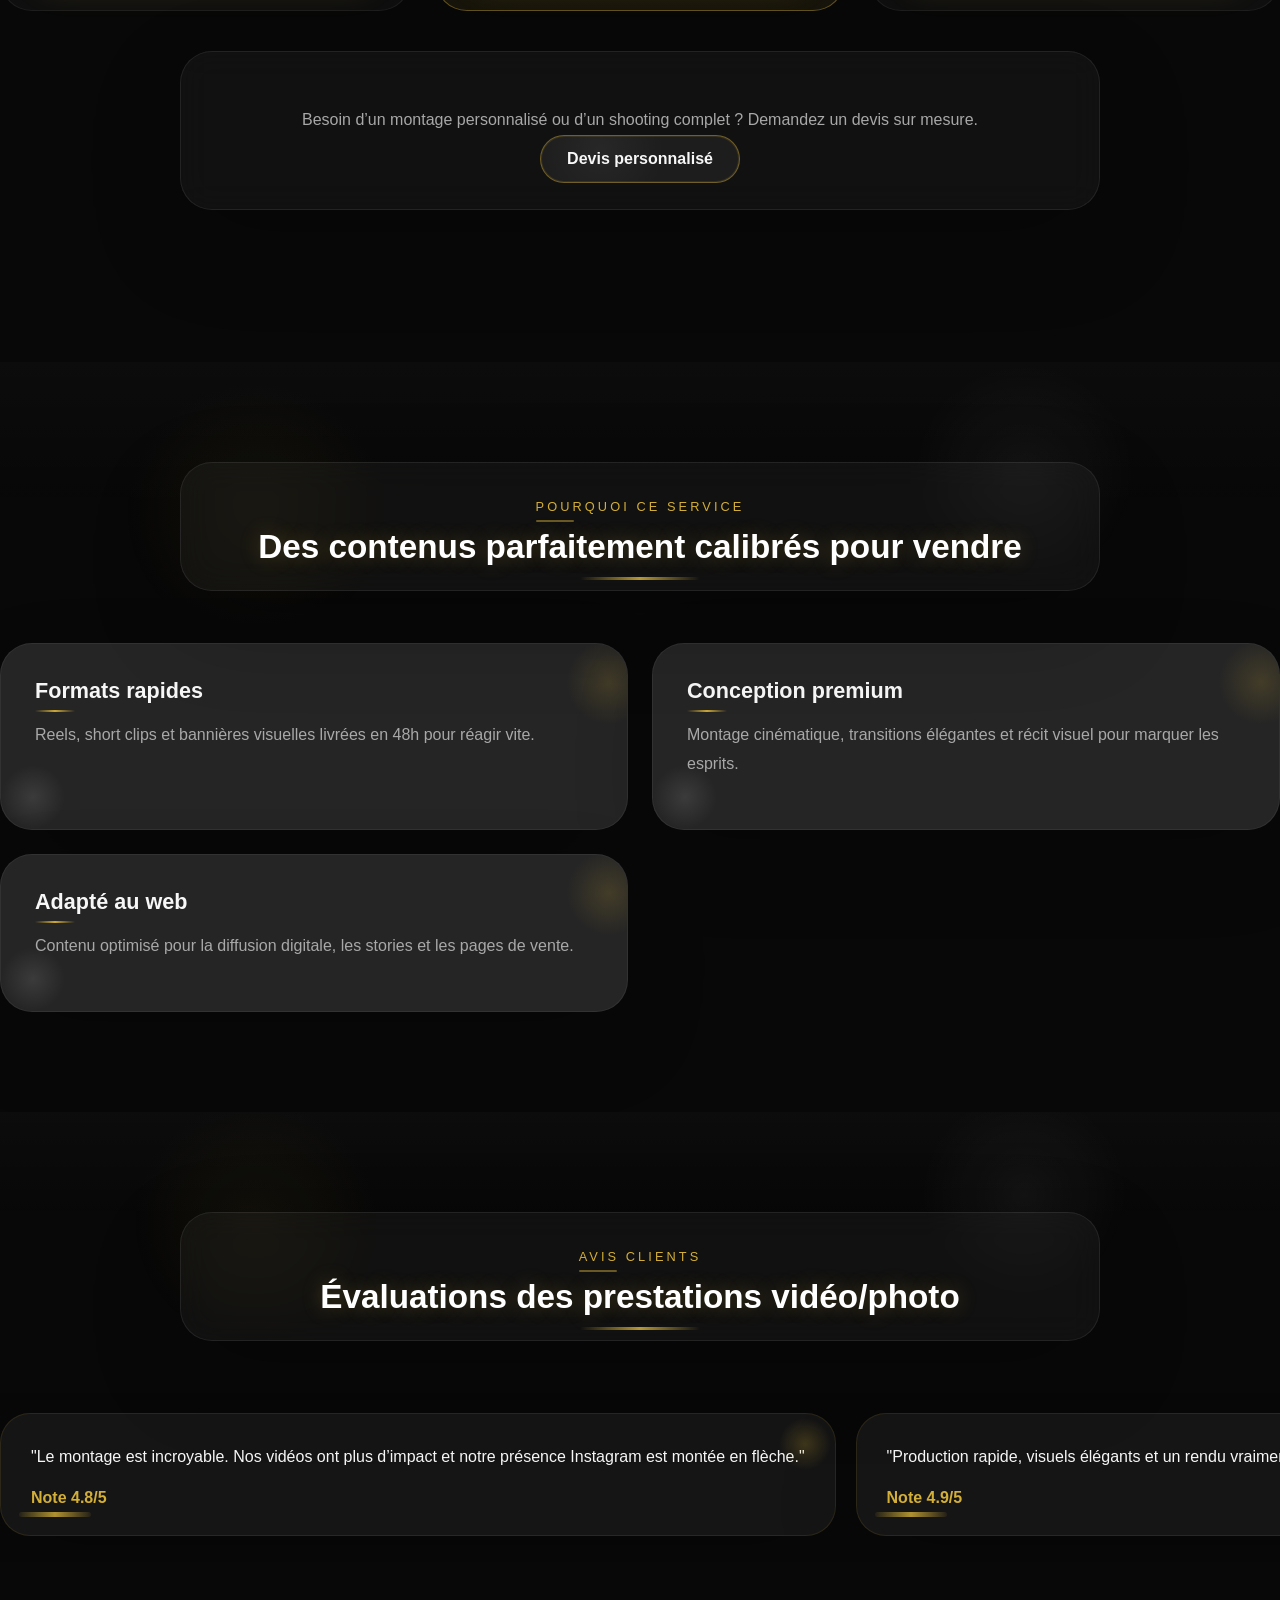
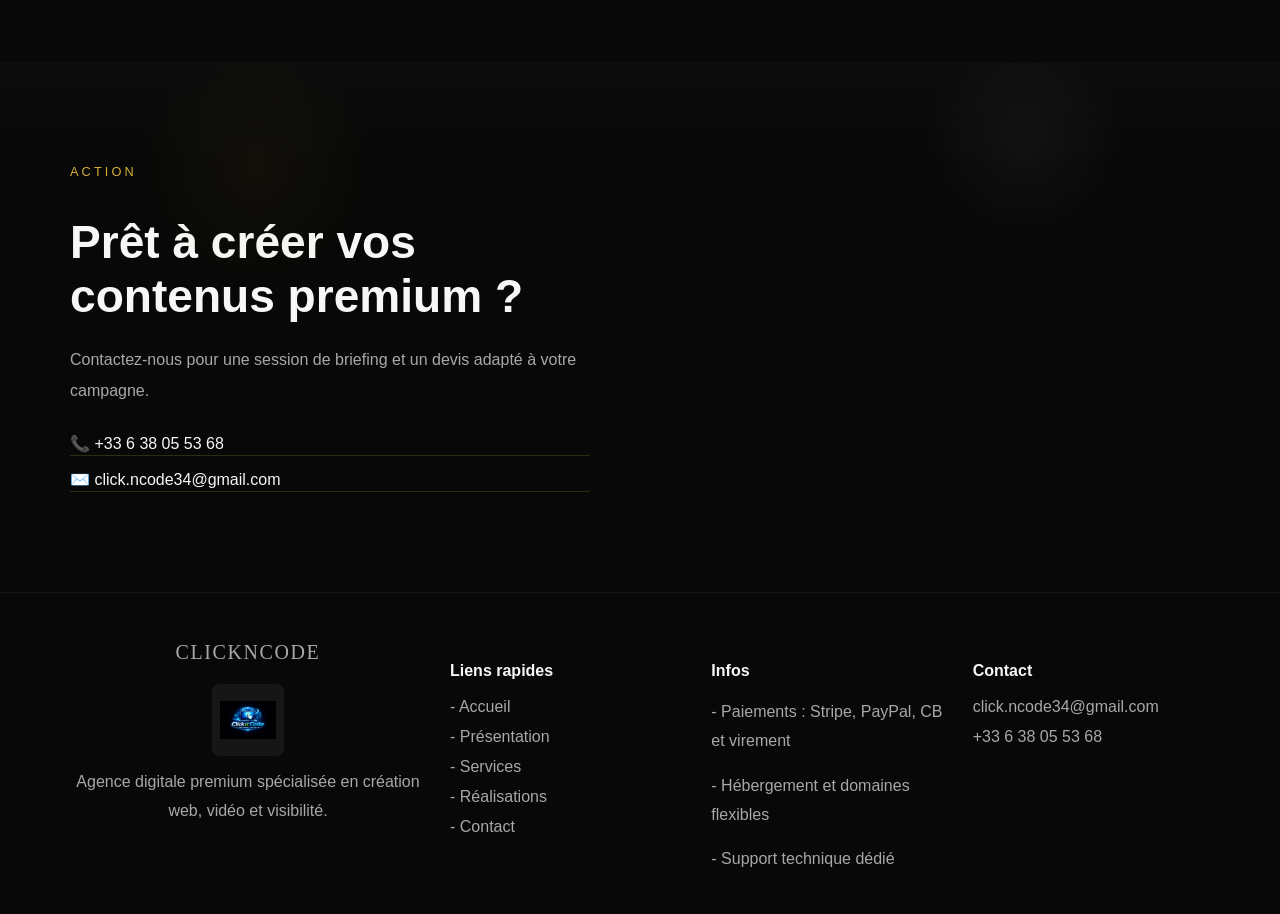
<file: video-photo.html>
<!DOCTYPE html>
<html lang="fr">
<head>
  <meta charset="UTF-8" />
  <meta name="viewport" content="width=device-width, initial-scale=1.0" />
  <meta http-equiv="X-UA-Compatible" content="IE=edge" />
  <title>Montage vidéo & photo premium | ClickNcode</title>
  <meta name="description" content="ClickNcode crée des vidéos et photos professionnelles pour réseaux sociaux, publicité et branding. Résultats rapides, retouches pro et productions optimisées." />
  <meta name="keywords" content="montage vidéo, photo pro, contenu réseaux sociaux, branding, production vidéo, ClickNcode" />
  <meta property="og:title" content="Montage vidéo & photo premium - ClickNcode" />
  <meta property="og:description" content="Création de vidéos et photos haut de gamme pour réseaux sociaux, marketing et image de marque." />
  <meta property="og:type" content="website" />
  <link rel="icon" type="image/png" href="logo_image_video/Logo%20CLICKNCODE.png" />
  <link rel="stylesheet" href="style.css" />
</head>
<body>
  <header class="site-header">
    <div class="container header-inner">
      <div class="brand-group">
        <a class="brand" href="index.html">ClickNcode</a>
        <img class="brand-logo" src="logo_image_video/Logo%20CLICKNCODE.png" alt="Logo ClickNcode" />
      </div>
      <nav class="nav" aria-label="Navigation principale">
        <a href="index.html#hero">Accueil</a>
        <a href="index.html#presentation">Présentation</a>
        <a href="index.html#services">Services</a>
        <a href="index.html#realisations">Réalisations</a>
        <a href="index.html#footer">Contact</a>
      </nav>
      <div class="header-actions">
        <a class="btn btn-secondary" href="tel:+33123456789">Appeler</a>
      </div>
    </div>
  </header>

  <main>
    <section class="section section-hero">
      <div class="container hero-copy">
        <span class="eyebrow">Service dédié</span>
        <h1>Montage vidéo et direction photo premium</h1>
        <p>Création de contenus visuels percutants pour Instagram, TikTok, publicités et site internet.</p>
        <div class="hero-actions">
          <a class="btn btn-primary" href="#tarifs">Voir les tarifs</a>
          <a class="btn btn-secondary" href="#avis">Voir les avis</a>
        </div>
      </div>
    </section>

    <section id="tarifs" class="section">
      <div class="container section-header">
        <span class="eyebrow">Tarifs production</span>
        <h2>Prix clairs pour des contenus qui convertissent</h2>
      </div>
      <div class="pricing-grid">
        <article class="pricing-card">
          <span class="package-tag">Social</span>
          <h3>Package Reels / Shorts</h3>
          <div class="price">€800</div>
          <ul>
            <li>Montage dynamique</li>
            <li>Format natif Instagram / TikTok</li>
            <li>Sons libres et engagement.</li>
          </ul>
          <a class="btn btn-primary payment-btn" href="#" data-stripe-url="https://buy.stripe.com/5kQdR8gM5f2V5Ss1DGeIw0g" target="_blank" rel="noopener noreferrer" aria-label="Procéder au paiement du package Reels Shorts">Procéder au paiement</a>
        </article>
        <article class="pricing-card featured">
          <span class="package-tag">Pack</span>
          <h3>Contenu photo & vidéo</h3>
          <div class="price">€1050</div>
          <ul>
            <li>Visuels produits</li>
            <li>Stories & carrousels</li>
            <li>Livraison prête à publier</li>
          </ul>
          <a class="btn btn-primary payment-btn" href="#" data-stripe-url="https://buy.stripe.com/eVqaEW7bvdYR3Kk824eIw0h" target="_blank" rel="noopener noreferrer" aria-label="Procéder au paiement du pack photo et vidéo">Procéder au paiement</a>
        </article>
        <article class="pricing-card">
          <span class="package-tag">Premium</span>
          <h3>Vidéo promo</h3>
          <div class="price">€1300</div>
          <ul>
            <li>Spot commercial</li>
            <li>Storytelling de marque</li>
            <li>Couleurs, souffle et impact</li>
          </ul>
          <a class="btn btn-primary payment-btn" href="#" data-stripe-url="https://buy.stripe.com/8x2aEWeDX8ExbcM6Y0eIw0i" target="_blank" rel="noopener noreferrer" aria-label="Procéder au paiement de la vidéo promo">Procéder au paiement</a>
        </article>
      </div>
      <div class="container section-header" style="text-align:center; margin-top: 40px;">
        <p>Besoin d’un montage personnalisé ou d’un shooting complet ? Demandez un devis sur mesure.</p>
        <a class="btn btn-secondary" href="index.html#contact">Devis personnalisé</a>
      </div>
    </section>

    <section id="detail" class="section">
      <div class="container section-header">
        <span class="eyebrow">Pourquoi ce service</span>
        <h2>Des contenus parfaitement calibrés pour vendre</h2>
      </div>
      <div class="services-grid">
        <article class="service-card">
          <h3>Formats rapides</h3>
          <p>Reels, short clips et bannières visuelles livrées en 48h pour réagir vite.</p>
        </article>
        <article class="service-card">
          <h3>Conception premium</h3>
          <p>Montage cinématique, transitions élégantes et récit visuel pour marquer les esprits.</p>
        </article>
        <article class="service-card">
          <h3>Adapté au web</h3>
          <p>Contenu optimisé pour la diffusion digitale, les stories et les pages de vente.</p>
        </article>
      </div>
    </section>

    <section id="avis" class="section testimonial-section">
      <div class="container section-header">
        <span class="eyebrow">Avis clients</span>
        <h2>Évaluations des prestations vidéo/photo</h2>
      </div>
      <div class="testimonial-carousel">
        <div class="testimonial-track">
          <article class="testimonial-card">
            <p>"Le montage est incroyable. Nos vidéos ont plus d’impact et notre présence Instagram est montée en flèche."</p>
            <strong>Note 4.8/5</strong>
          </article>
          <article class="testimonial-card">
            <p>"Production rapide, visuels élégants et un rendu vraiment premium. Je recommande pour les offres haut de gamme."</p>
            <strong>Note 4.9/5</strong>
          </article>
          <article class="testimonial-card">
            <p>"Le montage est incroyable. Nos vidéos ont plus d’impact et notre présence Instagram est montée en flèche."</p>
            <strong>Note 4.8/5</strong>
          </article>
          <article class="testimonial-card">
            <p>"Production rapide, visuels élégants et un rendu vraiment premium. Je recommande pour les offres haut de gamme."</p>
            <strong>Note 4.9/5</strong>
          </article>
        </div>
      </div>
    </section>

    <section class="section contact-section">
      <div class="container contact-grid">
        <div class="contact-copy">
          <span class="eyebrow">Action</span>
          <h2>Prêt à créer vos contenus premium ?</h2>
          <p>Contactez-nous pour une session de briefing et un devis adapté à votre campagne.</p>
          <div class="contact-details">
            <a class="contact-link" href="tel:+33638055368">📞 +33 6 38 05 53 68</a>
            <a class="contact-link" href="mailto:click.ncode34@gmail.com">✉️ click.ncode34@gmail.com</a>
          </div>
        </div>
      </div>
    </section>
  </main>

  <footer class="site-footer">
    <div class="container footer-grid">
      <div class="footer-logo-group">
        <div class="footer-brand-group">
          <a class="brand footer-brand" href="index.html#hero">ClickNcode</a>
          <img class="footer-logo" src="logo_image_video/Logo%20CLICKNCODE.png" alt="Logo ClickNcode" />
        </div>
        <p>Agence digitale premium spécialisée en création web, vidéo et visibilité.</p>
      </div>
      <div>
        <h4>Liens rapides</h4>
        <a href="index.html#hero"> - Accueil</a>
        <a href="index.html#presentation"> - Présentation</a>
        <a href="index.html#services"> - Services</a>
        <a href="index.html#realisations"> - Réalisations</a>
        <a href="index.html#footer"> - Contact</a>
      </div>
      <div>
        <h4>Infos</h4>
        <p> - Paiements : Stripe, PayPal, CB et virement</p>
        <p> - Hébergement et domaines flexibles</p>
        <p> - Support technique dédié</p>
      </div>
      <div>
        <h4>Contact</h4>
        <a href="mailto:click.ncode34@gmail.com">click.ncode34@gmail.com</a>
        <a href="tel:+33638055368">+33 6 38 05 53 68</a>
      </div>
    </div>
  </footer>
  <script src="script.js"></script>
</body>
</html>
</file>
<file: style.css>
:root {
  --color-primary: #d4af37;
  --color-primary-dark: #b08f2c;
  --color-dark: #0f0f0f;
  --color-accent: #252525;
  --color-surface: #141414;
  --color-muted: #b4b4b4;
  --color-light: #f5f5f5;
  --radius: 28px;
  --shadow: 0 32px 80px rgba(0, 0, 0, 0.18);
  --text: #f7f7f7;
  --text-muted: #a8a8a8;
}

* {
  box-sizing: border-box;
}

html {
  scroll-behavior: smooth;
}

body {
  margin: 0;
  font-family: 'Montserrat', sans-serif;
  background: #080808;
  color: var(--text);
  min-height: 100vh;
  position: relative;
  overflow-x: hidden;
}

body::before {
  content: '';
  position: fixed;
  inset: 0;
  pointer-events: none;
  background: radial-gradient(circle at 10% 15%, rgba(212, 175, 55, 0.18), transparent 16%),
    radial-gradient(circle at 85% 10%, rgba(255, 255, 255, 0.08), transparent 14%),
    radial-gradient(circle at 25% 85%, rgba(255, 255, 255, 0.05), transparent 12%),
    radial-gradient(circle at 75% 80%, rgba(212, 175, 55, 0.12), transparent 18%),
    linear-gradient(180deg, rgba(255,255,255,0.02), transparent 22%);
  filter: blur(1px);
  animation: drift 35s ease-in-out infinite;
  z-index: -1;
}

body::after {
  content: '';
  position: fixed;
  inset: 0;
  pointer-events: none;
  background-image: radial-gradient(rgba(255,255,255,0.04) 1px, transparent 1px);
  background-size: 130px 130px;
  opacity: 0.12;
  mix-blend-mode: screen;
  z-index: -1;
}

img {
  max-width: 100%;
  display: block;
}

a {
  color: inherit;
  text-decoration: none;
}

button,
input,
textarea {
  font: inherit;
}

.page-loader {
  position: fixed;
  inset: 0;
  display: flex;
  align-items: center;
  justify-content: center;
  background: #080808;
  z-index: 9999;
  transition: opacity 0.4s ease, visibility 0.4s ease;
}

.page-loader span {
  width: 72px;
  height: 72px;
  border: 3px solid rgba(212, 175, 55, 0.35);
  border-top-color: var(--color-primary);
  border-radius: 50%;
  animation: spin 1.3s linear infinite;
}

.page-loader.hidden {
  opacity: 0;
  visibility: hidden;
}

@keyframes spin {
  to {
    transform: rotate(360deg);
  }
}

.site-header {
  position: sticky;
  top: 0;
  z-index: 50;
  backdrop-filter: blur(18px);
  background: rgba(15, 15, 15, 0.85);
  border-bottom: 1px solid rgba(255, 255, 255, 0.04);
  transition: background 0.3s ease, border-color 0.3s ease, box-shadow 0.3s ease;
}

.site-header.scrolled {
  background: rgba(10, 10, 10, 0.95);
  border-color: rgba(212, 175, 55, 0.12);
  box-shadow: 0 20px 60px rgba(0, 0, 0, 0.25);
}

.site-header::after {
  content: '';
  position: absolute;
  inset: 0;
  background: radial-gradient(circle at 50% 0%, rgba(212, 175, 55, 0.08), transparent 32%);
  pointer-events: none;
  opacity: 0.8;
}

.header-inner {
  display: flex;
  align-items: center;
  justify-content: space-between;
  gap: 32px;
  padding: 20px 0;
}

.container {
  width: min(1140px, calc(100% - 32px));
  margin: 0 auto;
}

.brand {
  font-family: 'Playfair Display', serif;
  font-size: 1.35rem;
  letter-spacing: 0.08em;
  color: var(--color-primary);
  text-transform: uppercase;
}

.brand-group,
.footer-brand-group {
  display: flex;
  align-items: center;
  gap: 10px;
}

.brand-logo {
  width: 32px;
  height: 32px;
  object-fit: contain;
  border-radius: 8px;
  background: rgba(255, 255, 255, 0.08);
  padding: 6px;
}

.nav {
  display: flex;
  gap: 26px;
  font-size: 0.95rem;
  color: var(--color-muted);
}

.nav a:hover {
  color: var(--text);
}

.header-actions {
  display: flex;
  gap: 16px;
  align-items: center;
}

.menu-toggle {
  display: none;
  border: 1px solid rgba(255, 255, 255, 0.14);
  background: transparent;
  color: var(--text);
  padding: 10px 14px;
  border-radius: 16px;
  cursor: pointer;
}

.btn {
  display: inline-flex;
  align-items: center;
  justify-content: center;
  border-radius: 999px;
  padding: 14px 26px;
  font-weight: 700;
  transition: transform 0.24s ease, background 0.24s ease;
}

.btn:hover {
  transform: translateY(-1px);
}

.btn-primary {
  background: linear-gradient(135deg, #d4af37, #f1d078);
  color: #0f0f0f;
  box-shadow: 0 12px 30px rgba(212, 175, 55, 0.18);
  transition: transform 0.24s ease, box-shadow 0.24s ease, filter 0.24s ease;
}

.btn-primary:hover {
  transform: translateY(-2px);
  box-shadow: 0 18px 40px rgba(212, 175, 55, 0.26);
  filter: brightness(1.06);
}

.btn-secondary {
  border: 1px solid rgba(212, 175, 55, 0.45);
  color: var(--text);
  background: rgba(255, 255, 255, 0.05);
  box-shadow: inset 0 0 0 1px rgba(212, 175, 55, 0.12);
}

.btn-secondary:hover {
  background: rgba(255, 255, 255, 0.09);
  border-color: rgba(212, 175, 55, 0.75);
  box-shadow: 0 0 28px rgba(212, 175, 55, 0.14);
}

.section {
  padding: 100px 0;
  position: relative;
  overflow: hidden;
}

.section::before {
  content: '';
  position: absolute;
  inset: 0;
  pointer-events: none;
  background: radial-gradient(circle at 20% 20%, rgba(212, 175, 55, 0.06), transparent 12%),
    radial-gradient(circle at 80% 15%, rgba(255, 255, 255, 0.05), transparent 10%);
  opacity: 0.85;
  animation: driftSlow 35s ease-in-out infinite;
}

.section::after {
  content: '';
  position: absolute;
  inset: 0;
  background: linear-gradient(180deg, rgba(255,255,255,0.02), transparent 20%);
  pointer-events: none;
}

.section-header {
  text-align: center;
  margin: 0 auto 52px;
  position: relative;
  z-index: 1;
  background: rgba(255, 255, 255, 0.04);
  border: 1px solid rgba(255, 255, 255, 0.08);
  border-radius: 32px;
  padding: 34px 34px 26px;
  max-width: 920px;
  box-shadow: 0 32px 90px rgba(0, 0, 0, 0.22);
  backdrop-filter: blur(16px);
}

.section-header h2 {
  font-size: clamp(2rem, 2.5vw, 3.2rem);
  line-height: 1.05;
  margin: 0;
  position: relative;
  z-index: 1;
  color: #fff;
  text-shadow: 0 0 18px rgba(212, 175, 55, 0.18);
}

.section-header p {
  color: var(--text-muted);
  max-width: 720px;
  margin: 20px auto 0;
  line-height: 1.8;
}

.section-header .eyebrow {
  position: relative;
  z-index: 1;
  margin-bottom: 16px;
}

.section-header .eyebrow::after {
  content: '';
  position: absolute;
  inset: auto 0 -8px 0;
  width: 38px;
  height: 2px;
  background: rgba(212, 175, 55, 0.45);
  border-radius: 999px;
}

.fade-in {
  opacity: 0;
  transform: translateY(30px);
  transition: opacity 0.75s ease, transform 0.75s ease;
}

.fade-in.visible {
  opacity: 1;
  transform: translateY(0);
}

.eyebrow {
  display: inline-block;
  margin-bottom: 18px;
  color: var(--color-primary);
  text-transform: uppercase;
  font-size: 0.8rem;
  letter-spacing: 0.24em;
}

.section-header h2 {
  font-size: clamp(2rem, 2.6vw, 3.4rem);
  line-height: 1.02;
  margin: 0;
  position: relative;
  z-index: 1;
  color: #fff;
  text-shadow: 0 0 20px rgba(212, 175, 55, 0.28), 0 0 36px rgba(255,255,255,0.08);
}

.section-header h2::after {
  content: '';
  position: absolute;
  left: 50%;
  bottom: -16px;
  width: 120px;
  height: 3px;
  border-radius: 999px;
  background: linear-gradient(90deg, rgba(212,175,55,0), rgba(212,175,55,0.95), rgba(212,175,55,0));
  transform: translateX(-50%) scaleX(1);
  transform-origin: center;
  opacity: 0.9;
  animation: underlinePulse 1.8s ease-in-out infinite alternate;
}

@keyframes underlinePulse {
  0% { transform: translateX(-50%) scaleX(0.9); opacity: 0.75; }
  100% { transform: translateX(-50%) scaleX(1); opacity: 1; }
}

.section-header p {
  color: var(--text-muted);
  max-width: 680px;
  margin: 20px auto 0;
  line-height: 1.8;
}

.section-header .eyebrow {
  position: relative;
  z-index: 1;
}

.section-header .eyebrow::after {
  content: '';
  position: absolute;
  inset: auto 0 -8px 0;
  height: 2px;
  background: rgba(212, 175, 55, 0.45);
  border-radius: 999px;
}

.section-hero {
  min-height: calc(100vh - 92px);
  display: grid;
  place-items: center;
  position: relative;
  overflow: hidden;
}

.section-hero::before {
  content: '';
  position: absolute;
  inset: 0;
  background: radial-gradient(circle at top right, rgba(212, 175, 55, 0.14), transparent 28%),
    radial-gradient(circle at 20% 15%, rgba(255, 255, 255, 0.08), transparent 20%);
  pointer-events: none;
}

.hero-grid {
  position: relative;
  display: grid;
  grid-template-columns: 1.2fr 0.9fr;
  gap: 40px;
  align-items: center;
}

.hero-copy {
  max-width: 620px;
  z-index: 1;
  background: rgba(255, 255, 255, 0.04);
  border: 1px solid rgba(255, 255, 255, 0.08);
  border-radius: 34px;
  padding: 42px 40px;
  box-shadow: 0 40px 120px rgba(0, 0, 0, 0.24);
  backdrop-filter: blur(18px);
  transition: transform 0.25s ease, border-color 0.25s ease;
}

.hero-copy:hover {
  transform: translateY(-2px);
}

.hero-copy h1 {
  font-size: clamp(2.8rem, 5vw, 4.4rem);
  line-height: 0.95;
  margin: 0 0 24px;
  opacity: 0;
  transform: translateY(24px);
  animation: revealUp 0.9s ease forwards 0.2s;
  text-shadow: 0 0 26px rgba(212, 175, 55, 0.18);
}

.hero-copy p {
  color: var(--text-muted);
  font-size: 1.05rem;
  line-height: 1.85;
  max-width: 560px;
  opacity: 0;
  transform: translateY(20px);
  animation: revealUp 0.9s ease forwards 0.35s;
  text-shadow: 0 0 10px rgba(255,255,255,0.06);
}

.hero-actions {
  display: flex;
  flex-wrap: wrap;
  gap: 18px;
  margin-top: 34px;
  opacity: 0;
  transform: translateY(18px);
  animation: revealUp 0.9s ease forwards 0.5s;
}

.hero-stats {
  display: grid;
  grid-template-columns: repeat(3, minmax(0, 1fr));
  gap: 20px;
  margin-top: 54px;
}

.hero-stats div {
  background: rgba(255, 255, 255, 0.04);
  border: 1px solid rgba(255, 255, 255, 0.05);
  padding: 22px;
  border-radius: 22px;
}

.hero-stats strong {
  display: block;
  font-size: 1.05rem;
  margin-bottom: 6px;
}

.hero-stats span {
  color: var(--text-muted);
  font-size: 0.95rem;
  line-height: 1.6;
}

.hero-visual {
  position: relative;
}

.hero-card {
  position: relative;
  background: linear-gradient(180deg, rgba(212, 175, 55, 0.18), rgba(212, 175, 55, 0.06));
  border: 1px solid rgba(212, 175, 55, 0.22);
  border-radius: 34px;
  padding: 40px;
  min-height: 380px;
  display: flex;
  flex-direction: column;
  justify-content: center;
  gap: 18px;
  box-shadow: var(--shadow);
  overflow: hidden;
}

.hero-card::before {
  content: '';
  position: absolute;
  inset: 0;
  background: radial-gradient(circle at top left, rgba(255, 255, 255, 0.18), transparent 20%);
  opacity: 0.55;
  pointer-events: none;
  animation: pulseGlow 3.8s ease-in-out infinite alternate;
}

.hero-card::after {
  content: '';
  position: absolute;
  top: 14px;
  right: -44px;
  width: 160px;
  height: 160px;
  border-radius: 50%;
  border: 1px solid rgba(212, 175, 55, 0.45);
  box-shadow: 0 0 60px rgba(212, 175, 55, 0.3);
  opacity: 0.85;
  pointer-events: none;
}

.hero-card span {
  color: var(--color-primary);
  text-transform: uppercase;
  letter-spacing: 0.18em;
  font-size: 0.8rem;
}

.hero-card h2 {
  margin: 0;
  font-size: 2.4rem;
  line-height: 1.05;
}

.hero-detail {
  margin-top: 28px;
  color: var(--text-muted);
  font-size: 1rem;
  line-height: 1.85;
}

.services-grid,
.pricing-grid,
.process-grid,
.testimonial-grid,
.footer-grid {
  display: grid;
  gap: 24px;
}

.services-grid {
  grid-template-columns: repeat(2, minmax(0, 1fr));
}

.service-card {
  background: var(--color-accent);
  border: 1px solid rgba(255, 255, 255, 0.06);
  border-radius: 32px;
  padding: 34px;
  box-shadow: var(--shadow);
  position: relative;
  overflow: hidden;
  transition: border-color 0.3s ease, box-shadow 0.3s ease;
}

.service-card::before {
  content: '';
  position: absolute;
  top: -22px;
  right: -42px;
  width: 120px;
  height: 120px;
  border-radius: 50%;
  background: radial-gradient(circle, rgba(212, 175, 55, 0.24), transparent 50%);
  opacity: 0.7;
  pointer-events: none;
}

.service-card::after {
  content: '';
  position: absolute;
  bottom: -18px;
  left: -18px;
  width: 100px;
  height: 100px;
  background: radial-gradient(circle, rgba(255, 255, 255, 0.1), transparent 45%);
  pointer-events: none;
}

.service-card:hover {
  border-color: rgba(212, 175, 55, 0.55);
  box-shadow: 0 34px 100px rgba(212, 175, 55, 0.22);
}

.service-card:hover::before {
  transform: scale(1.08);
  opacity: 1;
}

.service-card:hover .service-icon::before {
  filter: drop-shadow(0 0 18px rgba(212,175,55,0.45));
}

.service-card h3 {
  position: relative;
}

.service-card h3::after {
  content: '';
  position: absolute;
  left: 0;
  bottom: -8px;
  width: 40px;
  height: 2px;
  background: linear-gradient(90deg, rgba(212,175,55,0), rgba(212,175,55,0.95), rgba(212,175,55,0));
}

.service-card-actions {
  display: flex;
  align-items: center;
  gap: 18px;
  margin-top: 24px;
  flex-wrap: wrap;
}

.service-note {
  display: inline-flex;
  align-items: center;
  color: #fff;
  font-weight: 700;
  font-size: 0.92rem;
  padding: 8px 14px;
  border-radius: 999px;
  border: 1px solid rgba(212, 175, 55, 0.35);
  background: rgba(255, 255, 255, 0.03);
  box-shadow: inset 0 0 0 1px rgba(255, 255, 255, 0.05), 0 0 18px rgba(212, 175, 55, 0.08);
  position: relative;
  overflow: hidden;
}

.service-note::after {
  content: '';
  position: absolute;
  inset: 0;
  background: linear-gradient(120deg, rgba(255,255,255,0.3) 0%, rgba(255,255,255,0.05) 50%, rgba(255,255,255,0.3) 100%);
  opacity: 0.08;
  transform: translateX(-110%);
  transition: transform 0.8s ease;
}

.service-note:hover::after {
  transform: translateX(110%);
}

@media (max-width: 720px) {
  .service-card-actions {
    flex-direction: column;
    align-items: flex-start;
    gap: 12px;
  }

  .service-note {
    width: 100%;
    text-align: center;
    justify-content: center;
  }
}

.service-icon {
  width: 64px;
  height: 64px;
  border-radius: 22px;
  display: grid;
  place-items: center;
  margin-bottom: 22px;
  background: rgba(212, 175, 55, 0.12);
  border: 1px solid rgba(212, 175, 55, 0.2);
}

.service-icon::before {
  content: '';
  width: 32px;
  height: 32px;
  display: block;
  background-size: contain;
  background-repeat: no-repeat;
  background-position: center;
}

.service-icon-web::before {
  background-image: url("data:image/svg+xml,%3Csvg xmlns='http://www.w3.org/2000/svg' viewBox='0 0 24 24' fill='none' stroke='%23d4af37' stroke-width='2' stroke-linecap='round' stroke-linejoin='round'%3E%3Cpath d='M3 12h18'/%3E%3Cpath d='M12 3a9 9 0 0 1 0 18'/%3E%3Cpath d='M12 3a9 9 0 0 0 0 18'/%3E%3Cpath d='M5 7h14'/%3E%3Cpath d='M5 17h14'/%3E%3C/svg%3E");
}

.service-icon-video::before {
  background-image: url("data:image/svg+xml,%3Csvg xmlns='http://www.w3.org/2000/svg' viewBox='0 0 24 24' fill='none' stroke='%23d4af37' stroke-width='2' stroke-linecap='round' stroke-linejoin='round'%3E%3Crect x='3' y='5' width='14' height='14' rx='2'/%3E%3Cpath d='M21 7l-6 5 6 5V7z'/%3E%3C/svg%3E");
}

.service-icon-dev::before {
  background-image: url("data:image/svg+xml,%3Csvg xmlns='http://www.w3.org/2000/svg' viewBox='0 0 24 24' fill='none' stroke='%23d4af37' stroke-width='2' stroke-linecap='round' stroke-linejoin='round'%3E%3Cpolyline points='16 18 22 12 16 6'/%3E%3Cpolyline points='8 6 2 12 8 18'/%3E%3Cpath d='M12 4v16'/%3E%3C/svg%3E");
}

.service-icon-growth::before {
  background-image: url("data:image/svg+xml,%3Csvg xmlns='http://www.w3.org/2000/svg' viewBox='0 0 24 24' fill='none' stroke='%23d4af37' stroke-width='2' stroke-linecap='round' stroke-linejoin='round'%3E%3Cpolyline points='3 17 9 11 13 15 21 7'/%3E%3Cpath d='M21 11v6H15'/%3E%3Cpath d='M3 21h18'/%3E%3C/svg%3E");
}

.service-icon-ia::before {
  background-image: url("data:image/svg+xml,%3Csvg xmlns='http://www.w3.org/2000/svg' viewBox='0 0 24 24' fill='none' stroke='%23d4af37' stroke-width='2' stroke-linecap='round' stroke-linejoin='round'%3E%3Cpath d='M12 2.5c-4.7 0-8.5 3.8-8.5 8.5 0 4.3 3.2 7.9 7.3 8.4V21h2.4v-1.6c4.1-.4 7.3-4.1 7.3-8.4 0-4.7-3.8-8.5-8.5-8.5z'/%3E%3Cpath d='M9 9.5h6'/%3E%3Cpath d='M9 12h6'/%3E%3Cpath d='M9 14.5h4'/%3E%3C/svg%3E");
}

.service-icon-repair::before {
  background-image: url("data:image/svg+xml,%3Csvg xmlns='http://www.w3.org/2000/svg' viewBox='0 0 24 24' fill='none' stroke='%23d4af37' stroke-width='2' stroke-linecap='round' stroke-linejoin='round'%3E%3Cpath d='M4 7h16v10H4z'/%3E%3Cpath d='M7 7V5h10v2'/%3E%3Cpath d='M8 11h1.5'/%3E%3Cpath d='M14.5 11H16'/%3E%3Cpath d='M11 11h2'/%3E%3Cpath d='M9 15h6'/%3E%3Cpath d='M9 17h6'/%3E%3C/svg%3E");
}

.service-card h3 {
  margin: 0 0 14px;
  font-size: 1.35rem;
}

.service-card p {
  color: var(--text-muted);
  line-height: 1.85;
}

.pricing-grid {
  grid-template-columns: repeat(3, minmax(0, 1fr));
}

.pricing-card {
  background: rgba(255, 255, 255, 0.03);
  border: 1px solid rgba(255, 255, 255, 0.06);
  border-radius: 32px;
  padding: 34px;
  display: flex;
  flex-direction: column;
  justify-content: space-between;
}

.pricing-card.featured {
  border-color: rgba(212, 175, 55, 0.4);
  background: linear-gradient(180deg, rgba(255, 255, 255, 0.05), rgba(212, 175, 55, 0.08));
}

.package-tag {
  display: inline-flex;
  padding: 8px 16px;
  border-radius: 999px;
  background: rgba(212, 175, 55, 0.12);
  color: var(--color-primary);
  text-transform: uppercase;
  font-size: 0.75rem;
  letter-spacing: 0.16em;
}

.pricing-card h3 {
  margin: 24px 0 16px;
}

.pricing-card p {
  color: var(--text-muted);
  line-height: 1.8;
}

.price {
  margin: 28px 0;
  font-size: 3rem;
  line-height: 1;
}

.price span {
  display: block;
  font-size: 1rem;
  color: var(--text-muted);
  margin-top: 6px;
}

.pricing-card ul {
  list-style: none;
  padding: 0;
  margin: 0 0 30px;
  color: var(--text-muted);
  line-height: 1.9;
}

.pricing-card li::before {
  content: '•';
  color: var(--color-primary);
  display: inline-block;
  width: 1.2rem;
}

.process-grid {
  grid-template-columns: repeat(5, minmax(0, 1fr));
}

.process-step {
  background: var(--color-accent);
  border: 1px solid rgba(255, 255, 255, 0.06);
  border-radius: 28px;
  padding: 28px;
  text-align: center;
  min-height: 240px;
}

.process-step span {
  display: inline-flex;
  width: 48px;
  height: 48px;
  align-items: center;
  justify-content: center;
  border-radius: 50%;
  background: rgba(212, 175, 55, 0.16);
  color: var(--color-primary);
  font-weight: 800;
  margin-bottom: 18px;
}

.process-step h3 {
  margin: 0 0 14px;
}

.process-step p {
  color: var(--text-muted);
  line-height: 1.8;
}

.testimonial-grid,
.projects-grid {
  grid-template-columns: repeat(2, minmax(0, 1fr));
}

.testimonial-card,
.project-card {
  background: rgba(255, 255, 255, 0.03);
  border: 1px solid rgba(255, 255, 255, 0.08);
  padding: 34px;
  border-radius: 30px;
  box-shadow: var(--shadow);
}

.projects-intro {
  max-width: 760px;
  margin: 0 auto 36px;
  text-align: center;
}

.projects-intro p {
  color: var(--text-muted);
  font-size: 1rem;
  line-height: 1.9;
}

.trust-line {
  display: flex;
  justify-content: center;
  flex-wrap: wrap;
  gap: 16px;
  margin: 0 auto 44px;
  max-width: 820px;
}

.trust-line span {
  min-width: 180px;
  display: inline-flex;
  align-items: center;
  justify-content: center;
  padding: 16px 22px;
  background: rgba(255, 255, 255, 0.04);
  border: 1px solid rgba(255, 255, 255, 0.08);
  border-radius: 999px;
  font-weight: 600;
  color: var(--text);
  text-transform: uppercase;
  letter-spacing: 0.08em;
}

.projects-grid {
  display: grid;
  gap: 24px;
  margin: 0 auto;
  max-width: 980px;
}

.projects-grid--centered {
  grid-template-columns: 1fr;
}

.project-card {
  display: grid;
  grid-template-columns: 120px 1fr;
  gap: 26px;
  align-items: center;
  background: rgba(255, 255, 255, 0.03);
  border: 1px solid rgba(255, 255, 255, 0.08);
  padding: 28px 30px;
  border-radius: 30px;
  box-shadow: var(--shadow);
}

.project-logo {
  display: grid;
  place-items: center;
  width: 100%;
  min-height: 120px;
  padding: 20px;
  border-radius: 28px;
  background: rgba(255, 255, 255, 0.04);
  border: 1px solid rgba(255, 255, 255, 0.06);
}

.project-logo img {
  max-height: 80px;
  max-width: 100%;
  object-fit: contain;
}

.project-logo--placeholder {
  color: rgba(255, 255, 255, 0.68);
  font-size: 0.95rem;
  font-weight: 700;
  text-transform: uppercase;
  letter-spacing: 0.08em;
}

.project-card-content {
  display: grid;
  gap: 12px;
}

.project-card h3 {
  margin: 0;
  font-size: 1.4rem;
}

.project-card p {
  color: var(--text-muted);
  line-height: 1.75;
  margin: 0;
}

.project-link {
  display: inline-flex;
  color: var(--color-primary);
  font-weight: 700;
  margin-top: 6px;
}

.project-card:hover {
  transform: translateY(-4px);
  transition: transform 0.25s ease;
  border-color: rgba(212, 175, 55, 0.16);
  box-shadow: 0 32px 80px rgba(212, 175, 55, 0.12);
}

.project-card:hover .project-logo {
  background: rgba(212, 175, 55, 0.08);
}

@media (max-width: 820px) {
  .projects-grid--centered {
    grid-template-columns: 1fr;
  }

  .project-card {
    grid-template-columns: 1fr;
    text-align: center;
  }

  .project-card-content {
    align-items: center;
  }

  .project-logo {
    margin: 0 auto;
  }
}

.project-card a {
  color: var(--color-primary);
  font-weight: 700;
}

.testimonial-carousel {
  overflow: hidden;
  width: 100%;
  padding: 20px 0;
}

.testimonial-track {
  display: flex;
  gap: 20px;
  animation: slideTestimonials 30s linear infinite;
  padding-bottom: 6px;
}

.testimonial-card {
  min-width: 320px;
  flex: 0 0 auto;
  padding: 28px 30px;
  background: rgba(255, 255, 255, 0.055);
  border: 1px solid rgba(212, 175, 55, 0.12);
  transition: transform 0.3s ease, box-shadow 0.3s ease, border-color 0.3s ease;
  position: relative;
  overflow: hidden;
}

.testimonial-card::before {
  content: '';
  position: absolute;
  top: -10px;
  right: -10px;
  width: 80px;
  height: 80px;
  border-radius: 50%;
  background: radial-gradient(circle, rgba(212, 175, 55, 0.22), transparent 46%);
  pointer-events: none;
}

.testimonial-card:hover {
  transform: translateY(-4px);
  box-shadow: 0 32px 72px rgba(212, 175, 55, 0.22);
  border-color: rgba(212, 175, 55, 0.24);
}

.testimonial-card::after {
  content: '';
  position: absolute;
  left: 18px;
  bottom: 18px;
  width: 72px;
  height: 5px;
  border-radius: 999px;
  background: linear-gradient(90deg, rgba(212,175,55,0.08), rgba(212,175,55,0.9), rgba(212,175,55,0.08));
  opacity: 0.9;
  pointer-events: none;
}

.testimonial-card:hover::after {
  width: 90px;
}

.testimonial-card p {
  font-size: 1rem;
  line-height: 1.85;
  margin: 0 0 18px;
  color: var(--text);
}

.testimonial-card strong {
  color: var(--color-primary);
}

@media (max-width: 820px) {
  .testimonial-track {
    gap: 14px;
  }

  .testimonial-card {
    min-width: 260px;
    padding: 22px 24px;
  }

  .testimonial-card p {
    font-size: 0.95rem;
    line-height: 1.75;
  }
}

@media (max-width: 640px) {
  .testimonial-card {
    min-width: 220px;
    padding: 18px 20px;
  }

  .testimonial-card p {
    font-size: 0.92rem;
    line-height: 1.7;
  }
}

@keyframes slideTestimonials {
  0% { transform: translateX(0); }
  100% { transform: translateX(-50%); }
}

@keyframes drift {
  0%, 100% { transform: translate(0, 0); }
  50% { transform: translate(10px, -10px); }
}

@keyframes revealUp {
  0% { opacity: 0; transform: translateY(26px); }
  100% { opacity: 1; transform: translateY(0); }
}

@keyframes driftSlow {
  0%, 100% { transform: translate(0, 0); }
  50% { transform: translate(-10px, 8px); }
}

@keyframes pulseGlow {
  0% { opacity: 0.55; transform: scale(1); }
  100% { opacity: 0.7; transform: scale(1.02); }
}

.btn-primary,
.btn-secondary {
  position: relative;
  overflow: hidden;
}

.btn-primary::after,
.btn-secondary::after {
  content: '';
  position: absolute;
  inset: 0;
  background: radial-gradient(circle at 30% 30%, rgba(255, 255, 255, 0.3), transparent 45%);
  opacity: 0.15;
  pointer-events: none;
}

.btn-primary:hover::after,
.btn-secondary:hover::after {
  opacity: 0.3;
}

.fade-in {
  opacity: 0;
  transform: translateY(22px);
  transition: opacity 0.75s ease, transform 0.75s ease;
}

.fade-in.visible {
  opacity: 1;
  transform: translateY(0);
}

.glow-title {
  position: relative;
  color: #fff;
  text-shadow: 0 0 20px rgba(212, 175, 55, 0.45), 0 0 40px rgba(212, 175, 55, 0.18);
}

.glow-title::before {
  content: '';
  position: absolute;
  inset: 0;
  border-radius: 12px;
  box-shadow: 0 0 40px rgba(212, 175, 55, 0.35);
  opacity: 0;
  transition: opacity 0.4s ease;
}

.glow-title.visible::before {
  opacity: 1;
}

.text-neon {
  position: relative;
  color: #fff;
  text-shadow: 0 0 10px rgba(255,255,255,0.3), 0 0 16px rgba(212, 175, 55, 0.5);
}

.text-underline-gold {
  position: relative;
}

.text-underline-gold::after {
  content: '';
  position: absolute;
  left: 0;
  bottom: -8px;
  width: 100%;
  height: 3px;
  border-radius: 999px;
  background: linear-gradient(90deg, rgba(212,175,55,0), rgba(212,175,55,0.95), rgba(212,175,55,0));
  transform: scaleX(0);
  transform-origin: left;
  transition: transform 0.5s ease;
}

.text-underline-gold.visible::after {
  transform: scaleX(1);
}

.contact-grid {
  display: grid;
  grid-template-columns: 1fr 0.95fr;
  gap: 48px;
  align-items: start;
}

.contact-copy {
  max-width: 520px;
}

.contact-copy h2 {
  margin: 18px 0 0;
  font-size: clamp(2rem, 3.6vw, 3rem);
}

.contact-copy p {
  color: var(--text-muted);
  line-height: 1.9;
  margin-top: 22px;
}

.contact-details {
  display: grid;
  gap: 14px;
  margin-top: 28px;
}

.contact-link {
  color: var(--text);
  border-bottom: 1px solid rgba(212, 175, 55, 0.2);
  padding-bottom: 2px;
}

.social-buttons {
  display: flex;
  flex-wrap: wrap;
  gap: 12px;
  margin-top: 28px;
}

.social-btn {
  padding: 12px 18px;
  border-radius: 999px;
  font-size: 0.95rem;
  color: #fff;
  transition: transform 0.2s ease;
}

.social-btn:hover {
  transform: translateY(-1px);
}

.social-facebook { background: #1877f2; }
.social-instagram { background: #e1306c; }
.social-tiktok { background: #000; }

.contact-form {
  background: var(--color-accent);
  border: 1px solid rgba(255, 255, 255, 0.05);
  border-radius: 32px;
  padding: 36px;
}

.form-field {
  display: grid;
  gap: 12px;
  margin-bottom: 20px;
}

.form-field label {
  color: var(--text-muted);
  font-size: 0.95rem;
}

.form-field input,
.form-field textarea {
  border: 1px solid rgba(255, 255, 255, 0.12);
  border-radius: 20px;
  background: rgba(255, 255, 255, 0.03);
  color: var(--text);
  padding: 16px 18px;
}

.form-field input::placeholder,
.form-field textarea::placeholder {
  color: rgba(255, 255, 255, 0.45);
}

.form-note {
  margin-top: 18px;
  color: var(--text-muted);
  font-size: 0.95rem;
}

.site-footer {
  border-top: 1px solid rgba(255, 255, 255, 0.06);
  padding: 48px 0 24px;
}

.footer-grid {
  grid-template-columns: 1.5fr repeat(3, minmax(0, 1fr));
  gap: 24px;
}

.footer-logo-group {
  display: flex;
  flex-direction: column;
  align-items: center;
  gap: 12px;
  margin-bottom: 18px;
  text-align: center;
}

.footer-brand {
  display: inline-block;
  font-size: 1.25rem;
}

.footer-brand-group {
  display: flex;
  flex-direction: column;
  align-items: center;
  gap: 8px;
}

.footer-logo {
  width: 72px;
  height: 72px;
  object-fit: contain;
  border-radius: 8px;
  background: rgba(255, 255, 255, 0.06);
  padding: 8px;
}

.footer-logo-group p {
  max-width: 360px;
  margin: 0;
}

.site-footer h4 {
  margin-bottom: 18px;
  font-size: 1rem;
}

.site-footer a {
  display: block;
  margin-bottom: 12px;
  color: var(--text-muted);
}

.site-footer p {
  color: var(--text-muted);
  line-height: 1.8;
}

.footer-bottom {
  display: flex;
  justify-content: space-between;
  flex-wrap: wrap;
  gap: 16px;
  margin-top: 36px;
  color: rgba(255, 255, 255, 0.55);
  font-size: 0.95rem;
}

.mobile-menu {
  position: fixed;
  inset: 0;
  z-index: 49;
  background: rgba(10, 10, 10, 0.98);
  padding: 100px 24px 24px;
  display: grid;
  gap: 20px;
  overflow-y: auto;
}

.mobile-menu[hidden] {
  display: none !important;
}

.mobile-menu a {
  font-size: 1.1rem;
  color: var(--text);
  padding: 12px 0;
  border-bottom: 1px solid rgba(255, 255, 255, 0.06);
}

@media (max-width: 960px) {
  .hero-grid {
    grid-template-columns: 1fr;
  }

  .hero-stats {
    grid-template-columns: 1fr;
  }

  .services-grid,
  .testimonial-grid {
    grid-template-columns: 1fr;
  }

  .pricing-grid {
    grid-template-columns: 1fr;
  }

  .process-grid {
    grid-template-columns: 1fr;
  }

  .container {
    width: min(100%, calc(100% - 32px));
  }
}

@media (max-width: 720px) {
  .header-inner {
    flex-wrap: wrap;
  }

  .nav {
    display: none;
  }

  .menu-toggle {
    display: inline-flex;
  }

  .hero-copy h1 {
    font-size: 2.5rem;
  }

  .contact-grid {
    grid-template-columns: 1fr;
  }

  .footer-grid {
    grid-template-columns: 1fr;
  }
}

@media (prefers-reduced-motion: reduce) {
  *, *::before, *::after {
    animation: none !important;
    transition: none !important;
    scroll-behavior: auto !important;
  }
}
</file>
